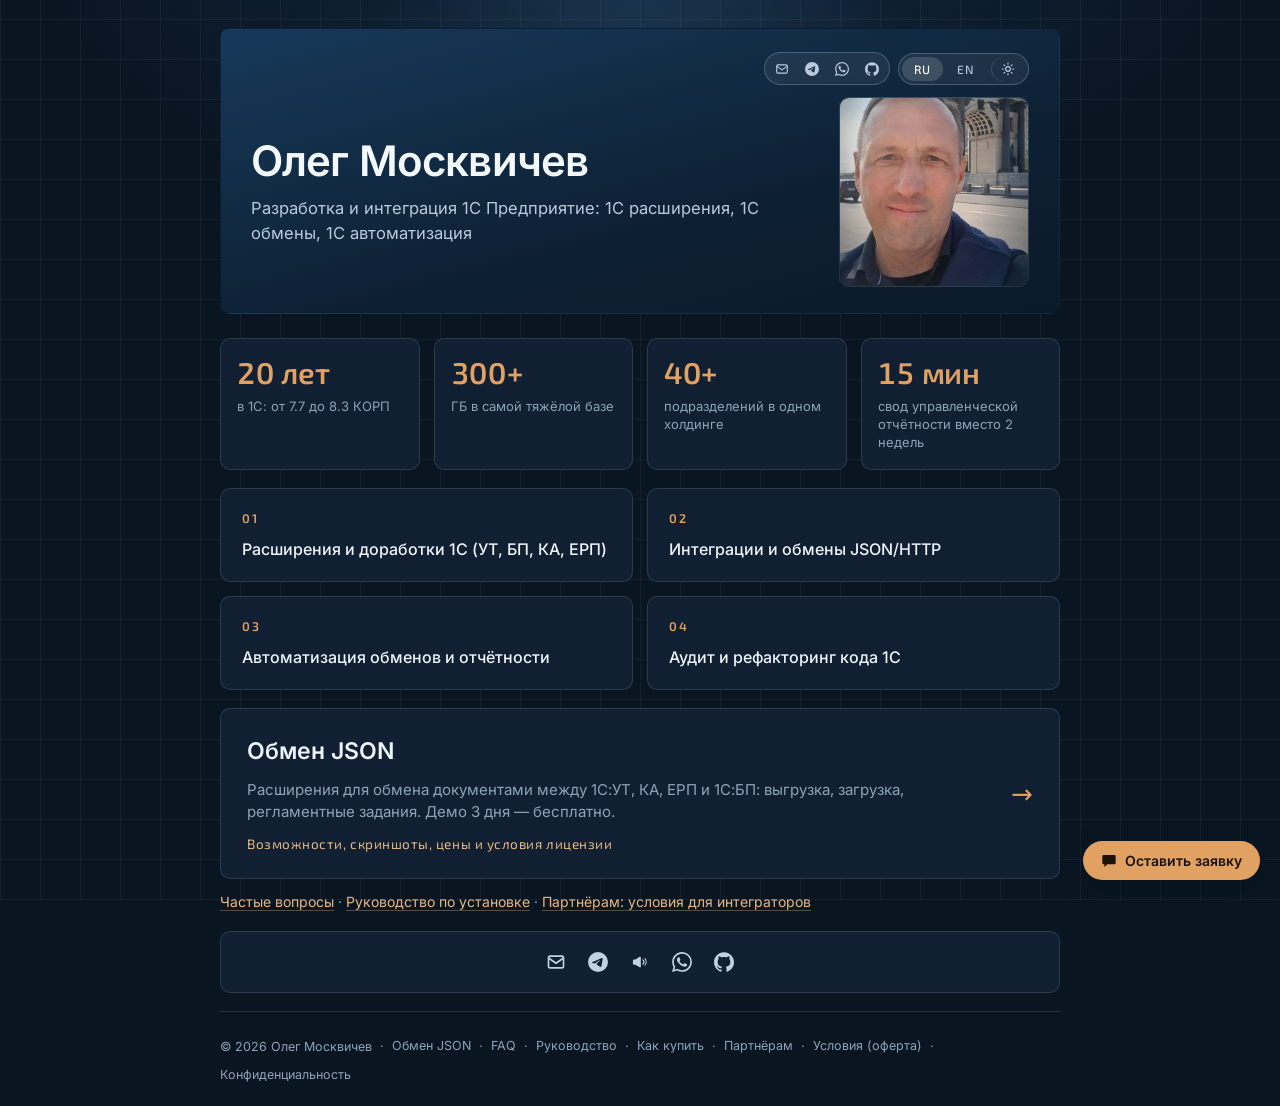
<file: index.html>
<!doctype html>
<html lang="ru" data-title-ru="Олег Москвичев — 1С Предприятие: расширения, обмены, автоматизация" data-title-en="Oleg Moskvichev — 1C development &amp; integration, JSON exchange">
<head>
  <meta charset="utf-8">
  <meta name="viewport" content="width=device-width, initial-scale=1">
  <title>Олег Москвичев — 1С Предприятие: расширения, обмены, автоматизация</title>
  <meta name="description" content="Разработка и интеграция 1С Предприятие: 1С расширения, 1С обмены, 1С автоматизация. Обмен документов УТ/КА/ЕРП → БП 3.0, интеграции JSON/HTTP, сервисы 1С.">
  <meta name="robots" content="index, follow, max-image-preview:large">
  <link rel="canonical" href="https://obmenjson.ru/">
  <meta name="color-scheme" content="dark light">
  <meta name="theme-color" content="#070b0f">
  <script>
    (function () {
      try {
        if (localStorage.getItem('site-theme') === 'light') {
          document.documentElement.setAttribute('data-theme', 'light');
          var meta = document.querySelector('meta[name="theme-color"]');
          if (meta) meta.setAttribute('content', '#f2f5f7');
        }
      } catch (e) { /* приватный режим */ }
    })();
  </script>
  <link rel="icon" href="favicon.svg" type="image/svg+xml">
<link rel="stylesheet" href="assets/style.css">
  <meta property="og:type" content="website">
  <meta property="og:title" content="Олег Москвичев — 1С Предприятие: расширения, обмены, автоматизация">
  <meta property="og:description" content="Разработка и интеграция 1С Предприятие: 1С расширения, 1С обмены, 1С автоматизация. Обмен документов УТ/КА/ЕРП → БП 3.0, интеграции JSON/HTTP, сервисы 1С.">
  <meta property="og:site_name" content="Обмен JSON">
  <meta property="og:locale" content="ru_RU">
  <meta property="og:url" content="https://obmenjson.ru/">
  <meta property="og:image" content="https://obmenjson.ru/assets/og/og-index.png">
  <meta property="og:image:width" content="1200">
  <meta property="og:image:height" content="630">
  <meta name="twitter:card" content="summary_large_image">
  <meta name="twitter:title" content="Олег Москвичев — 1С Предприятие: расширения, обмены, автоматизация">
  <meta name="twitter:description" content="Разработка и интеграция 1С Предприятие: 1С расширения, 1С обмены, 1С автоматизация. Обмен документов УТ/КА/ЕРП → БП 3.0, интеграции JSON/HTTP, сервисы 1С.">
  <meta name="twitter:image" content="https://obmenjson.ru/assets/og/og-index.png">

  <!-- Верификация в поисковиках: раскомментируйте и вставьте свои коды
       (Яндекс.Вебмастер → Настройки → Проверка прав; Google Search Console → HTML-тег) -->
  <meta name="yandex-verification" content="07e3d0944756f066" />
  <meta name="google-site-verification" content="bRMS2ywhm4UFQCWYrIwmw_Ucnyd5CFYVtO94gJqF_NE" />

  <script type="application/ld+json">
  {
    "@context": "https://schema.org",
    "@graph": [
      {
        "@type": "Person",
        "@id": "https://obmenjson.ru/#person",
        "name": "Олег Москвичев",
        "alternateName": "Oleg Moskvichev",
        "jobTitle": "Разработчик 1С",
        "email": "mailto:m_aster@inbox.ru",
        "telephone": "+7-968-575-66-88",
        "url": "https://obmenjson.ru/",
        "image": "https://obmenjson.ru/assets/og.png",
        "address": {
          "@type": "PostalAddress",
          "addressLocality": "Москва",
          "addressCountry": "RU"
        },
        "sameAs": [
          "https://github.com/MasterOLM",
          "https://t.me/Master_OL"
        ],
        "knowsAbout": [
          "1С Предприятие",
          "Расширения 1С",
          "Интеграция 1С",
          "JSON файл",
          "Сервисы 1С",
          "Автоматизация 1С"
        ]
      },
      {
        "@type": "ProfessionalService",
        "@id": "https://obmenjson.ru/#service",
        "name": "Обмен JSON — разработка и интеграция 1С",
        "url": "https://obmenjson.ru/",
        "image": "https://obmenjson.ru/assets/og.png",
        "description": "Разработка и интеграция 1С: расширения и доработки (УТ, БП, КА, ЕРП), обмены JSON/HTTP, сервисы 1С, автоматизация 1С.",
        "founder": { "@id": "https://obmenjson.ru/#person" },
        "email": "mailto:m_aster@inbox.ru",
        "areaServed": { "@type": "Country", "name": "Россия" },
        "priceRange": "от 7 500 ₽",
        "address": {
          "@type": "PostalAddress",
          "addressLocality": "Москва",
          "addressCountry": "RU"
        }
      },
      {
        "@type": "WebSite",
        "@id": "https://obmenjson.ru/#website",
        "url": "https://obmenjson.ru/",
        "name": "Обмен JSON",
        "inLanguage": "ru-RU",
        "publisher": { "@id": "https://obmenjson.ru/#person" }
      }
    ]
  }
  </script>
</head>
<body class="home">
  <div class="glow" aria-hidden="true"></div>

  <div class="wrap">
    <header class="hero card">
      <div class="hero-controls">
        <div class="contact-icons" aria-label="Контакты / Contacts">
          <a class="icon-btn" href="mailto:m_aster@inbox.ru" aria-label="E-mail" title="E-mail">
            <svg viewBox="0 0 24 24" aria-hidden="true" focusable="false" fill="none" stroke="currentColor" stroke-width="2" stroke-linecap="round" stroke-linejoin="round"><rect x="3" y="5" width="18" height="14" rx="2"/><path d="M3.5 7.5 12 13.5l8.5-6"/></svg>
          </a>
          <a class="icon-btn" href="https://t.me/Master_OL" target="_blank" rel="noopener" aria-label="Telegram" title="Telegram">
            <svg viewBox="0 0 24 24" aria-hidden="true" focusable="false" fill="currentColor"><path d="M11.944 0A12 12 0 0 0 0 12a12 12 0 0 0 12 12 12 12 0 0 0 12-12A12 12 0 0 0 12 0a12 12 0 0 0-.056 0zm4.962 7.224c.1-.002.321.023.465.14a.506.506 0 0 1 .171.325c.016.093.036.306.02.472-.18 1.898-.962 6.502-1.36 8.627-.168.9-.499 1.201-.82 1.23-.696.065-1.225-.46-1.9-.902-1.056-.693-1.653-1.124-2.678-1.8-1.185-.78-.417-1.21.258-1.91.177-.184 3.247-2.977 3.307-3.23.007-.032.014-.15-.056-.212s-.174-.041-.249-.024c-.106.024-1.793 1.14-5.061 3.345-.48.33-.913.49-1.302.48-.428-.008-1.252-.241-1.865-.44-.752-.245-1.349-.374-1.297-.789.027-.216.325-.437.893-.663 3.498-1.524 5.83-2.529 6.998-3.014 3.332-1.386 4.025-1.627 4.476-1.635z"/></svg>
          </a>
          <a class="icon-btn" href="https://wa.me/79685756688" target="_blank" rel="noopener" aria-label="WhatsApp" title="WhatsApp">
            <svg viewBox="0 0 24 24" aria-hidden="true" focusable="false" fill="currentColor"><path d="M17.472 14.382c-.297-.149-1.758-.867-2.03-.967-.273-.099-.471-.148-.67.15-.197.297-.767.966-.94 1.164-.173.199-.347.223-.644.075-.297-.15-1.255-.463-2.39-1.475-.883-.788-1.48-1.761-1.653-2.059-.173-.297-.018-.458.13-.606.134-.133.298-.347.446-.52.149-.174.198-.298.298-.497.099-.198.05-.371-.025-.52-.075-.149-.669-1.612-.916-2.207-.242-.579-.487-.5-.669-.51-.173-.008-.371-.01-.57-.01-.198 0-.52.074-.792.372-.272.297-1.04 1.016-1.04 2.479 0 1.462 1.065 2.875 1.213 3.074.149.198 2.096 3.2 5.077 4.487.709.306 1.262.489 1.694.625.712.227 1.36.195 1.871.118.571-.085 1.758-.719 2.006-1.413.248-.694.248-1.289.173-1.413-.074-.124-.272-.198-.57-.347m-5.421 7.403h-.004a9.87 9.87 0 01-5.031-1.378l-.361-.214-3.741.982.998-3.648-.235-.374a9.86 9.86 0 01-1.51-5.26c.001-5.45 4.436-9.884 9.888-9.884 2.64 0 5.122 1.03 6.988 2.898a9.825 9.825 0 012.893 6.994c-.003 5.45-4.437 9.884-9.885 9.884m8.413-18.297A11.815 11.815 0 0012.05 0C5.495 0 .16 5.335.157 11.892c0 2.096.547 4.142 1.588 5.945L.057 24l6.305-1.654a11.882 11.882 0 005.683 1.448h.005c6.554 0 11.89-5.335 11.893-11.893a11.821 11.821 0 00-3.48-8.413Z"/></svg>
          </a>
          <a class="icon-btn" href="https://github.com/MasterOLM" target="_blank" rel="noopener" aria-label="GitHub" title="GitHub">
            <svg viewBox="0 0 24 24" aria-hidden="true" focusable="false" fill="currentColor"><path d="M12 .297c-6.63 0-12 5.373-12 12 0 5.303 3.438 9.8 8.205 11.385.6.113.82-.258.82-.577 0-.285-.01-1.04-.015-2.04-3.338.724-4.042-1.61-4.042-1.61C4.422 18.07 3.633 17.7 3.633 17.7c-1.087-.744.084-.729.084-.729 1.205.084 1.838 1.236 1.838 1.236 1.07 1.835 2.809 1.305 3.495.998.108-.776.417-1.305.76-1.605-2.665-.3-5.466-1.332-5.466-5.93 0-1.31.465-2.38 1.235-3.22-.135-.303-.54-1.523.105-3.176 0 0 1.005-.322 3.3 1.23.96-.267 1.98-.399 3-.405 1.02.006 2.04.138 3 .405 2.28-1.552 3.285-1.23 3.285-1.23.645 1.653.24 2.873.12 3.176.765.84 1.23 1.91 1.23 3.22 0 4.61-2.805 5.625-5.475 5.92.42.36.81 1.096.81 2.22 0 1.606-.015 2.896-.015 3.286 0 .315.21.69.825.57C20.565 22.092 24 17.592 24 12.297c0-6.627-5.373-12-12-12"/></svg>
          </a>
        </div>
        <div class="lang-switch" role="group" aria-label="Язык и тема / Language and theme">
          <button type="button" data-set-lang="ru" lang="ru">RU</button>
          <button type="button" data-set-lang="en" lang="en">EN</button>
          <button type="button" class="theme-toggle" data-toggle-theme aria-label="Светлая тема"></button>
        </div>
      </div>

      <div class="hero-body">
        <div class="hero-text">
          <h1>
            <span class="i18n-ru" lang="ru">Олег Москвичев</span>
            <span class="i18n-en" lang="en">Oleg Moskvichev</span>
          </h1>

          <p class="role">
            <span class="i18n-ru" lang="ru">Разработка и интеграция 1С Предприятие: 1С расширения, 1С обмены, 1С автоматизация</span>
            <span class="i18n-en" lang="en">1C:Enterprise development &amp; integration: 1C extensions, 1C data exchange, 1C automation</span>
          </p>
        </div>

        <figure class="hero-photo">
          <img src="assets/photo/oleg.jpg" alt="Олег Москвичев" width="270" height="270" loading="eager" decoding="async">
        </figure>
      </div>
    </header>

    <main class="board">
      <section aria-label="Опыт в цифрах / Experience in numbers">
        <ul class="stats">
          <li>
            <span class="stat-value"><span class="i18n-ru" lang="ru">20 лет</span><span class="i18n-en" lang="en">20 years</span></span>
            <span class="stat-label"><span class="i18n-ru" lang="ru">в 1С: от 7.7 до 8.3 КОРП</span><span class="i18n-en" lang="en">in 1C, from 7.7 to 8.3 CORP</span></span>
          </li>
          <li>
            <span class="stat-value">300+</span>
            <span class="stat-label"><span class="i18n-ru" lang="ru">ГБ в самой тяжёлой базе</span><span class="i18n-en" lang="en">GB in the heaviest database</span></span>
          </li>
          <li>
            <span class="stat-value">40+</span>
            <span class="stat-label"><span class="i18n-ru" lang="ru">подразделений в одном холдинге</span><span class="i18n-en" lang="en">divisions in a single holding</span></span>
          </li>
          <li>
            <span class="stat-value"><span class="i18n-ru" lang="ru">15 мин</span><span class="i18n-en" lang="en">15 min</span></span>
            <span class="stat-label"><span class="i18n-ru" lang="ru">свод управленческой отчётности вместо 2 недель</span><span class="i18n-en" lang="en">for management reporting instead of two weeks</span></span>
          </li>
        </ul>
      </section>

      <section aria-labelledby="services-title">
        <h2 class="sr-only" id="services-title">
          <span class="i18n-ru" lang="ru">Чем могу помочь</span>
          <span class="i18n-en" lang="en">What I do</span>
        </h2>

        <ul class="grid">
          <li class="card point">
            <span class="num">01</span>
            <h3>
              <span class="i18n-ru" lang="ru">Расширения и доработки 1С (УТ, БП, КА, ЕРП)</span>
              <span class="i18n-en" lang="en">1C extensions &amp; customizations (UT, BP, KA, ERP)</span>
            </h3>
          </li>
          <li class="card point">
            <span class="num">02</span>
            <h3>
              <span class="i18n-ru" lang="ru">Интеграции и обмены JSON/HTTP</span>
              <span class="i18n-en" lang="en">Integrations and JSON/HTTP data exchange</span>
            </h3>
          </li>
          <li class="card point">
            <span class="num">03</span>
            <h3>
              <span class="i18n-ru" lang="ru">Автоматизация обменов и отчётности</span>
              <span class="i18n-en" lang="en">Exchange and reporting automation</span>
            </h3>
          </li>
          <li class="card point">
            <span class="num">04</span>
            <h3>
              <span class="i18n-ru" lang="ru">Аудит и рефакторинг кода 1С</span>
              <span class="i18n-en" lang="en">1C code audit and refactoring</span>
            </h3>
          </li>
        </ul>
      </section>

      <section aria-labelledby="product-title">
        <h2 class="sr-only" id="product-title">
          <span class="i18n-ru" lang="ru">Продукт</span>
          <span class="i18n-en" lang="en">Product</span>
        </h2>

        <a class="card product" href="product.html">
          <div>
            <h3>
              <span class="i18n-ru" lang="ru">Обмен JSON</span>
              <span class="i18n-en" lang="en">JSON Exchange</span>
            </h3>
            <p>
              <span class="i18n-ru" lang="ru">Расширения для обмена документами между 1С:УТ, КА, ЕРП и 1С:БП: выгрузка, загрузка, регламентные задания. Демо 3 дня — бесплатно.</span>
              <span class="i18n-en" lang="en">Extensions that exchange documents between 1C:UT, KA, ERP and 1C:BP: export, import, scheduled jobs. Free 3-day demo.</span>
            </p>
            <p class="more">
              <span class="i18n-ru" lang="ru">Возможности, скриншоты, цены и условия лицензии</span>
              <span class="i18n-en" lang="en">Features, screenshots, pricing and license terms</span>
            </p>
          </div>
          <span class="arrow" aria-hidden="true">→</span>
        </a>

        <p class="note">
          <a href="faq.html"><span class="i18n-ru" lang="ru">Частые вопросы</span><span class="i18n-en" lang="en">FAQ</span></a>
          <span aria-hidden="true"> · </span>
          <a href="install.html"><span class="i18n-ru" lang="ru">Руководство по установке</span><span class="i18n-en" lang="en">Installation guide</span></a>
          <span aria-hidden="true"> · </span>
          <a href="partner.html"><span class="i18n-ru" lang="ru">Партнёрам: условия для интеграторов</span><span class="i18n-en" lang="en">Partners: terms for integrators</span></a>
        </p>
      </section>

      <section aria-labelledby="contacts-title">
        <h2 class="sr-only" id="contacts-title">
          <span class="i18n-ru" lang="ru">Контакты</span>
          <span class="i18n-en" lang="en">Contacts</span>
        </h2>

        <div class="card contacts-bar" role="group" aria-label="Контакты / Contacts">
          <a class="icon-btn" href="mailto:m_aster@inbox.ru" aria-label="E-mail" title="E-mail">
            <svg viewBox="0 0 24 24" aria-hidden="true" focusable="false" fill="none" stroke="currentColor" stroke-width="2" stroke-linecap="round" stroke-linejoin="round"><rect x="3" y="5" width="18" height="14" rx="2"/><path d="M3.5 7.5 12 13.5l8.5-6"/></svg>
          </a>
          <a class="icon-btn" href="https://t.me/Master_OL" target="_blank" rel="noopener" aria-label="Telegram" title="Telegram">
            <svg viewBox="0 0 24 24" aria-hidden="true" focusable="false" fill="currentColor"><path d="M11.944 0A12 12 0 0 0 0 12a12 12 0 0 0 12 12 12 12 0 0 0 12-12A12 12 0 0 0 12 0a12 12 0 0 0-.056 0zm4.962 7.224c.1-.002.321.023.465.14a.506.506 0 0 1 .171.325c.016.093.036.306.02.472-.18 1.898-.962 6.502-1.36 8.627-.168.9-.499 1.201-.82 1.23-.696.065-1.225-.46-1.9-.902-1.056-.693-1.653-1.124-2.678-1.8-1.185-.78-.417-1.21.258-1.91.177-.184 3.247-2.977 3.307-3.23.007-.032.014-.15-.056-.212s-.174-.041-.249-.024c-.106.024-1.793 1.14-5.061 3.345-.48.33-.913.49-1.302.48-.428-.008-1.252-.241-1.865-.44-.752-.245-1.349-.374-1.297-.789.027-.216.325-.437.893-.663 3.498-1.524 5.83-2.529 6.998-3.014 3.332-1.386 4.025-1.627 4.476-1.635z"/></svg>
          </a>
          <a class="icon-btn" href="https://t.me/obmenjson" target="_blank" rel="noopener" aria-label="Телеграм-канал" title="Телеграм-канал">
            <svg viewBox="0 0 24 24" aria-hidden="true" focusable="false" fill="currentColor"><path d="M3.5 10.5A1.5 1.5 0 0 1 5 9h1.6l5-3.2A1 1 0 0 1 13 6.6v10.8a1 1 0 0 1-1.4 1.03l-5-3.2H5a1.5 1.5 0 0 1-1.5-1.5v-3.2zM15 8.3a4 4 0 0 1 0 7.4v-1.9a2.2 2.2 0 0 0 0-3.6V8.3zm2.6-1.6a7 7 0 0 1 0 10.6v-2.1a5 5 0 0 0 0-6.4V6.7z"/></svg>
          </a>
          <a class="icon-btn" href="https://wa.me/79685756688" target="_blank" rel="noopener" aria-label="WhatsApp" title="WhatsApp">
            <svg viewBox="0 0 24 24" aria-hidden="true" focusable="false" fill="currentColor"><path d="M17.472 14.382c-.297-.149-1.758-.867-2.03-.967-.273-.099-.471-.148-.67.15-.197.297-.767.966-.94 1.164-.173.199-.347.223-.644.075-.297-.15-1.255-.463-2.39-1.475-.883-.788-1.48-1.761-1.653-2.059-.173-.297-.018-.458.13-.606.134-.133.298-.347.446-.52.149-.174.198-.298.298-.497.099-.198.05-.371-.025-.52-.075-.149-.669-1.612-.916-2.207-.242-.579-.487-.5-.669-.51-.173-.008-.371-.01-.57-.01-.198 0-.52.074-.792.372-.272.297-1.04 1.016-1.04 2.479 0 1.462 1.065 2.875 1.213 3.074.149.198 2.096 3.2 5.077 4.487.709.306 1.262.489 1.694.625.712.227 1.36.195 1.871.118.571-.085 1.758-.719 2.006-1.413.248-.694.248-1.289.173-1.413-.074-.124-.272-.198-.57-.347m-5.421 7.403h-.004a9.87 9.87 0 01-5.031-1.378l-.361-.214-3.741.982.998-3.648-.235-.374a9.86 9.86 0 01-1.51-5.26c.001-5.45 4.436-9.884 9.888-9.884 2.64 0 5.122 1.03 6.988 2.898a9.825 9.825 0 012.893 6.994c-.003 5.45-4.437 9.884-9.885 9.884m8.413-18.297A11.815 11.815 0 0012.05 0C5.495 0 .16 5.335.157 11.892c0 2.096.547 4.142 1.588 5.945L.057 24l6.305-1.654a11.882 11.882 0 005.683 1.448h.005c6.554 0 11.89-5.335 11.893-11.893a11.821 11.821 0 00-3.48-8.413Z"/></svg>
          </a>
          <a class="icon-btn" href="https://github.com/MasterOLM" target="_blank" rel="noopener" aria-label="GitHub" title="GitHub">
            <svg viewBox="0 0 24 24" aria-hidden="true" focusable="false" fill="currentColor"><path d="M12 .297c-6.63 0-12 5.373-12 12 0 5.303 3.438 9.8 8.205 11.385.6.113.82-.258.82-.577 0-.285-.01-1.04-.015-2.04-3.338.724-4.042-1.61-4.042-1.61C4.422 18.07 3.633 17.7 3.633 17.7c-1.087-.744.084-.729.084-.729 1.205.084 1.838 1.236 1.838 1.236 1.07 1.835 2.809 1.305 3.495.998.108-.776.417-1.305.76-1.605-2.665-.3-5.466-1.332-5.466-5.93 0-1.31.465-2.38 1.235-3.22-.135-.303-.54-1.523.105-3.176 0 0 1.005-.322 3.3 1.23.96-.267 1.98-.399 3-.405 1.02.006 2.04.138 3 .405 2.28-1.552 3.285-1.23 3.285-1.23.645 1.653.24 2.873.12 3.176.765.84 1.23 1.91 1.23 3.22 0 4.61-2.805 5.625-5.475 5.92.42.36.81 1.096.81 2.22 0 1.606-.015 2.896-.015 3.286 0 .315.21.69.825.57C20.565 22.092 24 17.592 24 12.297c0-6.627-5.373-12-12-12"/></svg>
          </a>
        </div>
      </section>
    </main>

        <footer>
      <span>© <span id="year">2026</span>
        <span class="i18n-ru" lang="ru">Олег Москвичев</span>
        <span class="i18n-en" lang="en">Oleg Moskvichev</span>
      </span>
      <span class="dot" aria-hidden="true">·</span>
      <a class="foot-link" href="product.html"><span class="i18n-ru" lang="ru">Обмен JSON</span><span class="i18n-en" lang="en">JSON Exchange</span></a>
      <span class="dot" aria-hidden="true">·</span>
      <a class="foot-link" href="faq.html"><span class="i18n-ru" lang="ru">FAQ</span><span class="i18n-en" lang="en">FAQ</span></a>
      <span class="dot" aria-hidden="true">·</span>
      <a class="foot-link" href="install.html"><span class="i18n-ru" lang="ru">Руководство</span><span class="i18n-en" lang="en">Install guide</span></a>
      <span class="dot" aria-hidden="true">·</span>
      <a class="foot-link" href="purchase.html"><span class="i18n-ru" lang="ru">Как купить</span><span class="i18n-en" lang="en">How to buy</span></a>
      <span class="dot" aria-hidden="true">·</span>
      <a class="foot-link" href="partner.html"><span class="i18n-ru" lang="ru">Партнёрам</span><span class="i18n-en" lang="en">Partners</span></a>
      <span class="dot" aria-hidden="true">·</span>
      <a class="foot-link" href="terms.html"><span class="i18n-ru" lang="ru">Условия (оферта)</span><span class="i18n-en" lang="en">Terms</span></a>
      <span class="dot" aria-hidden="true">·</span>
      <a class="foot-link" href="privacy.html"><span class="i18n-ru" lang="ru">Конфиденциальность</span><span class="i18n-en" lang="en">Privacy</span></a>
    </footer>
  </div>

  <script src="assets/main.js" defer></script>
  <script src="assets/analytics.js" defer></script>
</body>
</html>
</file>
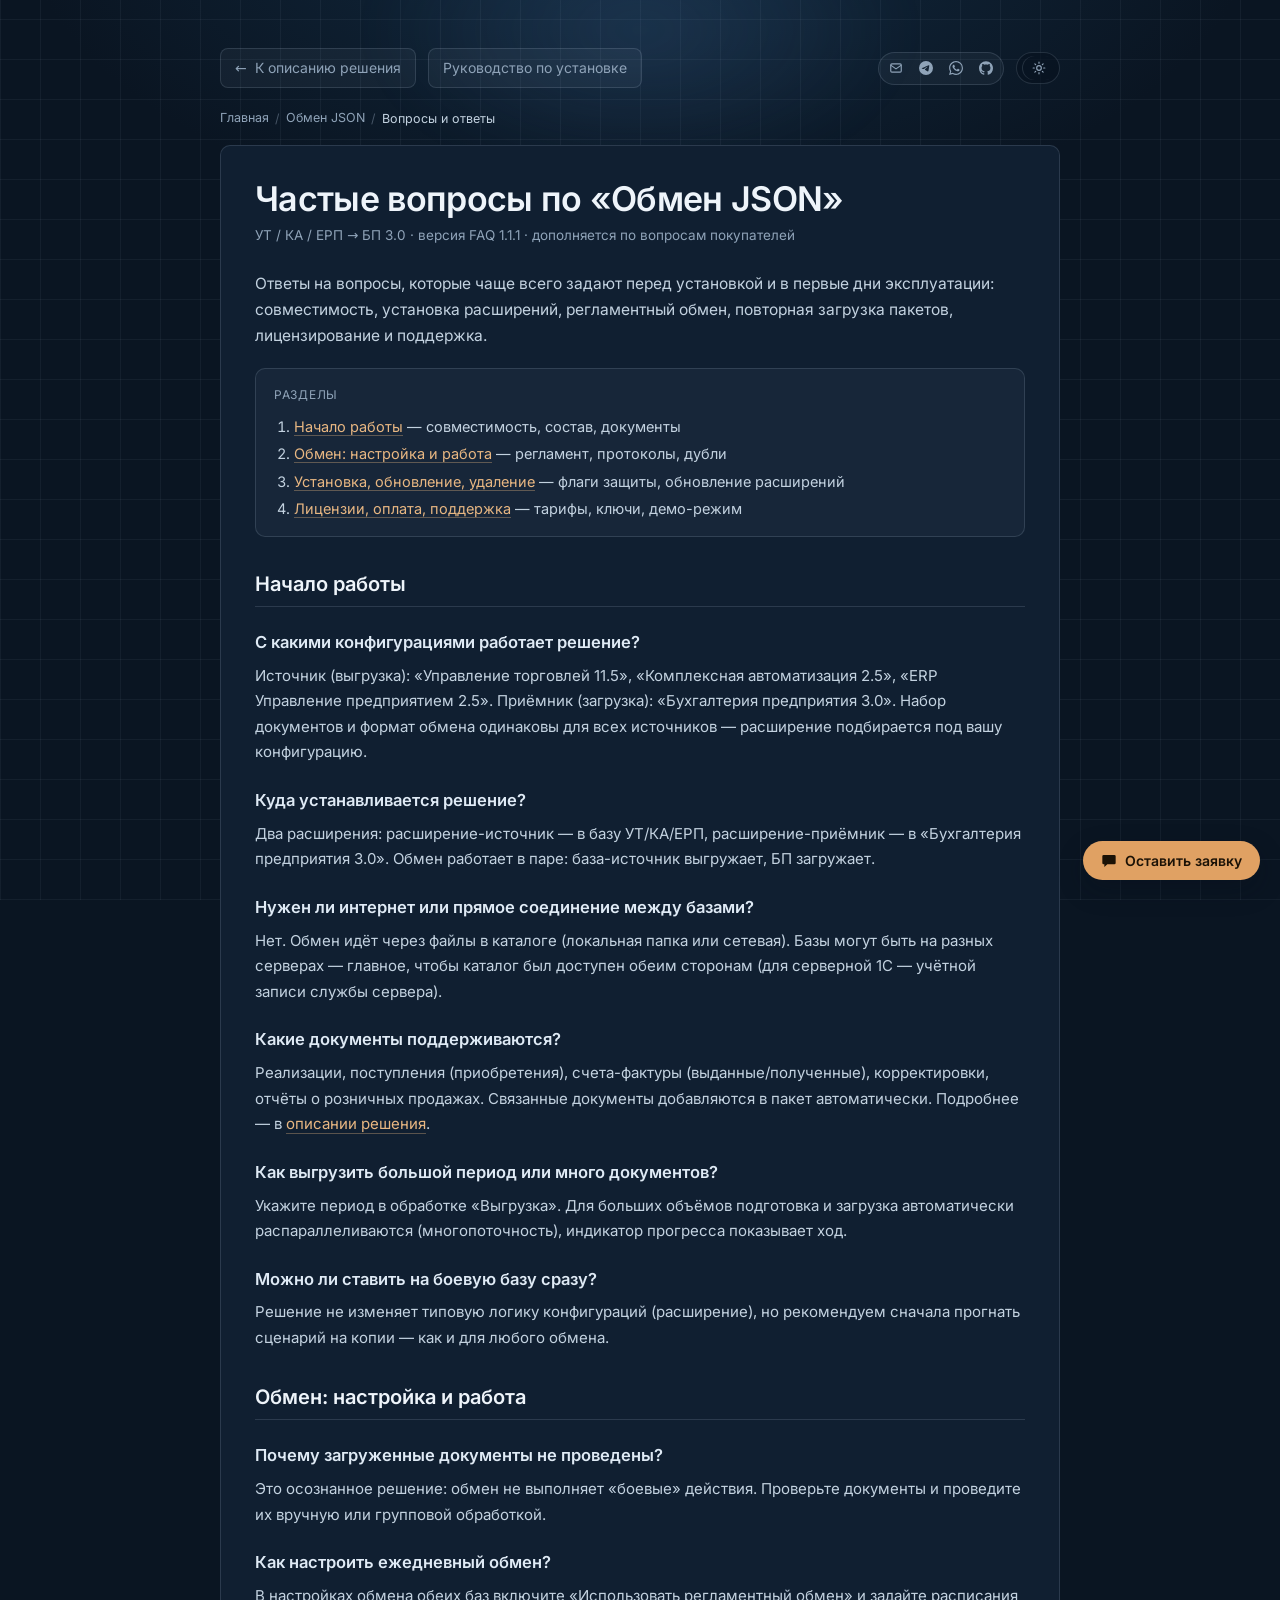
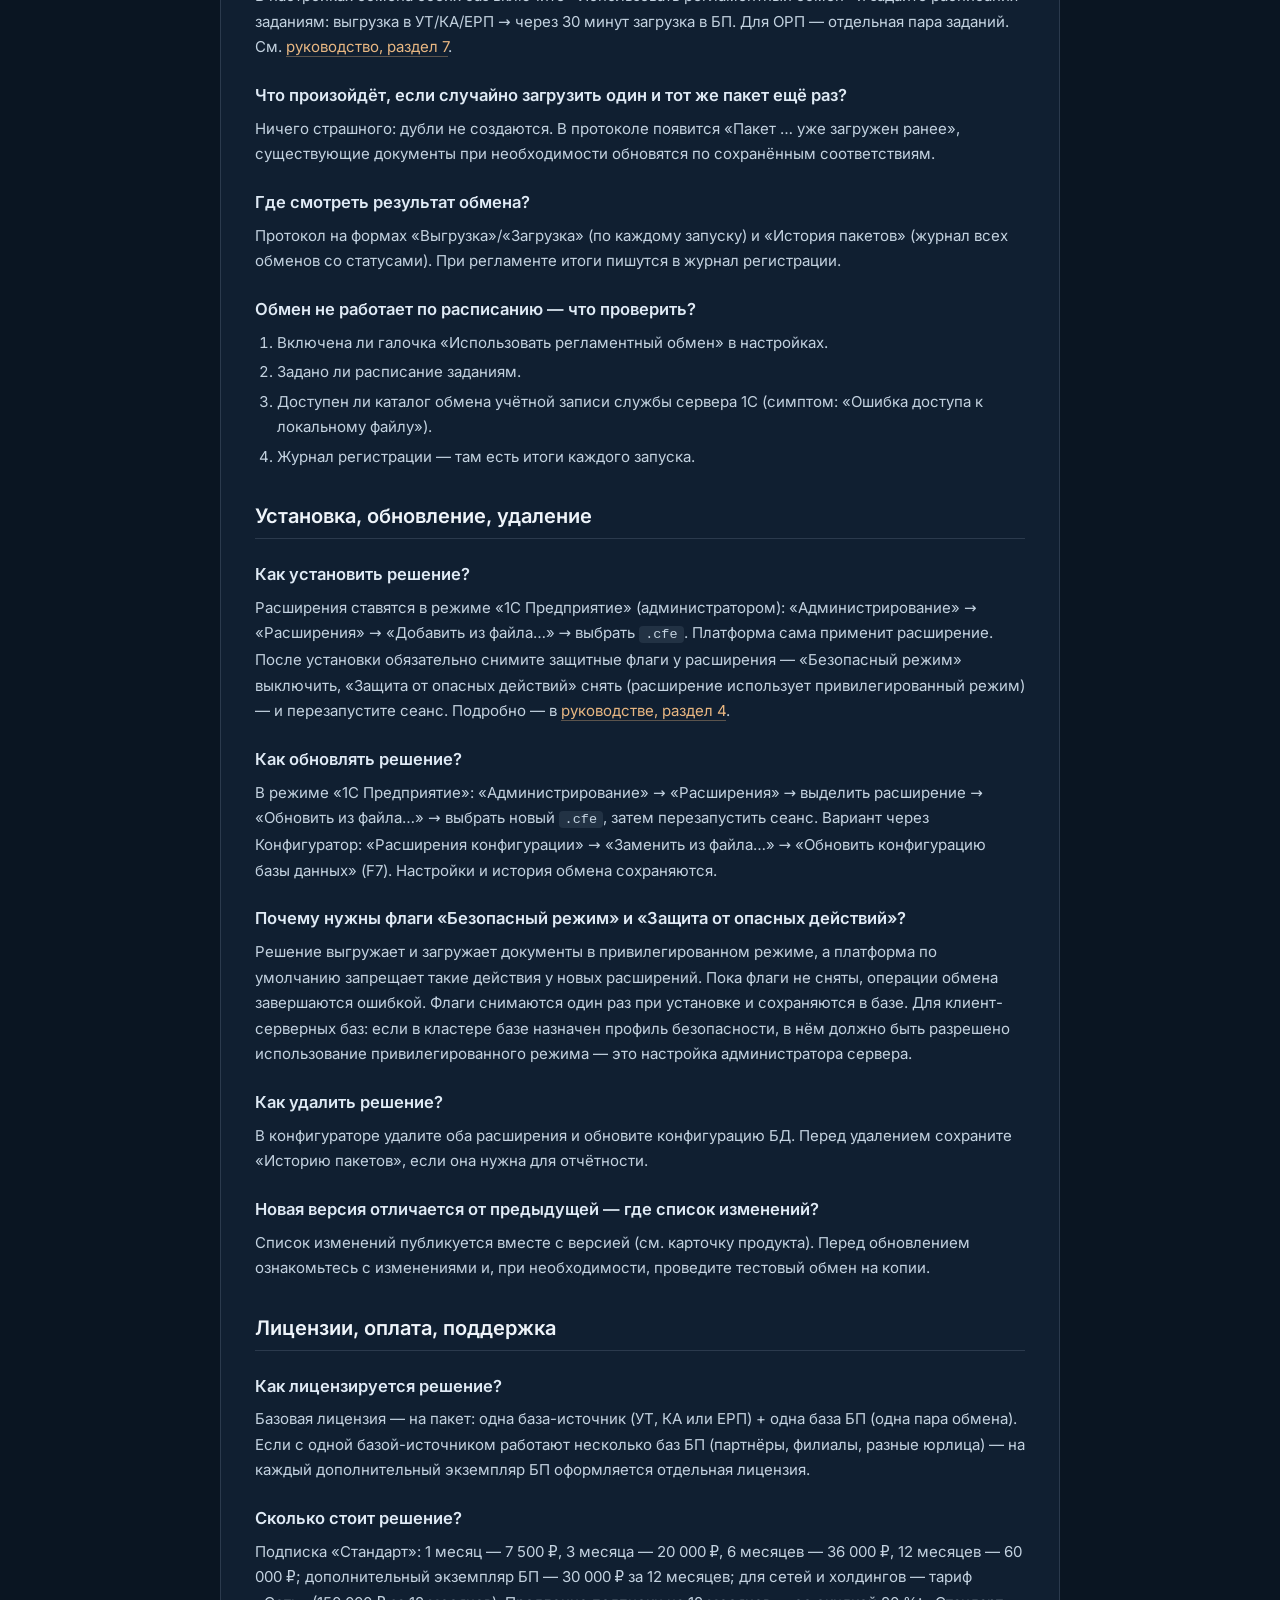
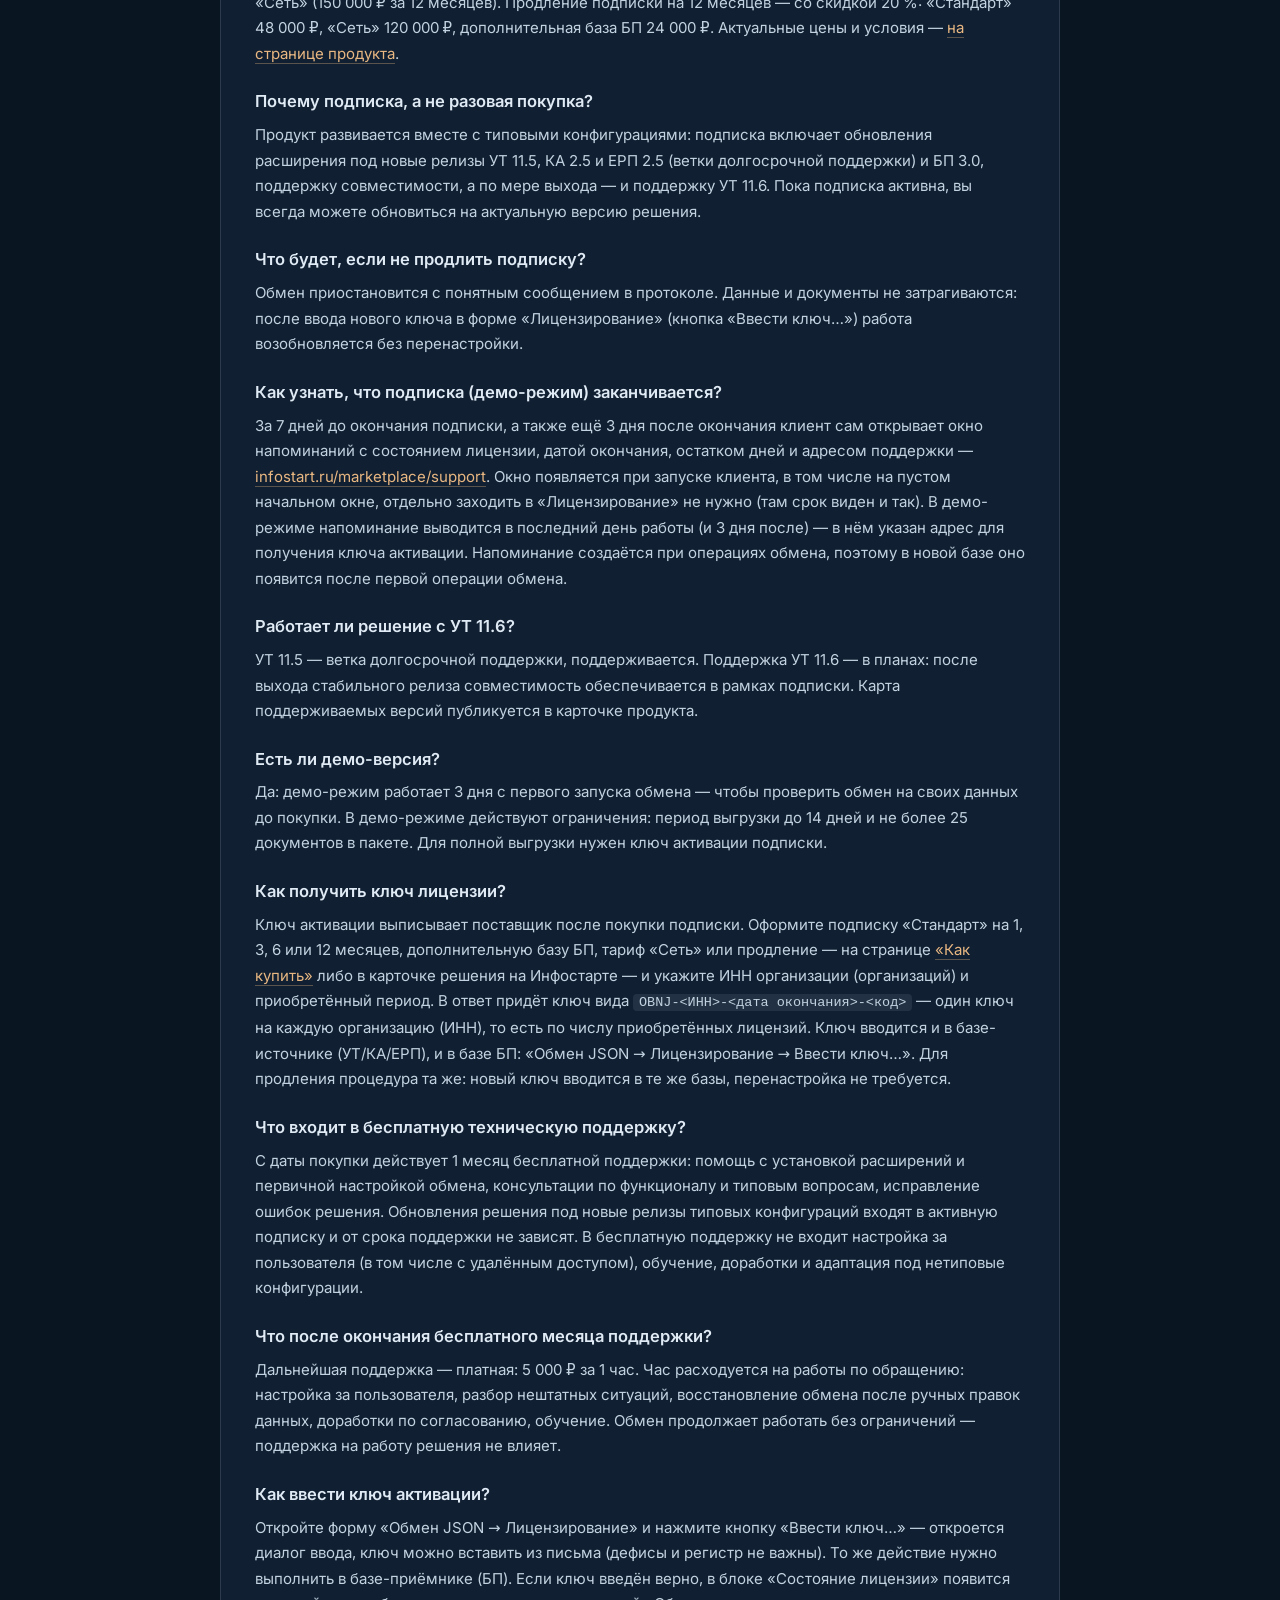
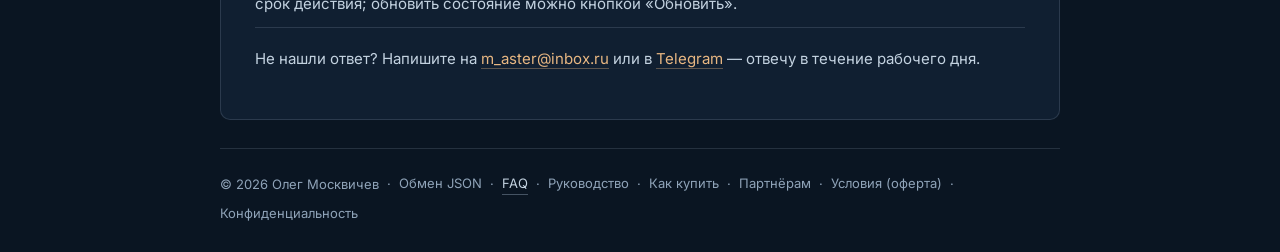
<file: faq.html>
<!doctype html>
<html lang="ru" data-static-title data-title-ru="FAQ «Обмен JSON»: 1С обмены УТ/КА/ЕРП → БП — 27 вопросов">
<head>
  <meta charset="utf-8">
  <meta name="viewport" content="width=device-width, initial-scale=1">
  <title>FAQ «Обмен JSON»: 1С обмены УТ/КА/ЕРП → БП — 27 вопросов</title>
  <meta name="description" content="Ответы на частые вопросы о 1С обмене «Обмен JSON»: установка, безопасный режим, регламент, дубли, лицензии, демо и поддержка.">
  <meta name="robots" content="index, follow, max-image-preview:large">
  <link rel="canonical" href="https://obmenjson.ru/faq.html">
  <meta name="color-scheme" content="dark light">
  <meta name="theme-color" content="#070b0f">
  <script>
    (function () {
      try {
        if (localStorage.getItem('site-theme') === 'light') {
          document.documentElement.setAttribute('data-theme', 'light');
          var meta = document.querySelector('meta[name="theme-color"]');
          if (meta) meta.setAttribute('content', '#f2f5f7');
        }
      } catch (e) { /* приватный режим */ }
    })();
  </script>
  <link rel="icon" href="favicon.svg" type="image/svg+xml">
<link rel="stylesheet" href="assets/style.css">
  <link rel="stylesheet" href="assets/legal.css">
  <link rel="stylesheet" href="assets/doc.css">
  <meta property="og:type" content="article">
  <meta property="og:title" content="FAQ «Обмен JSON»: 1С обмены УТ/КА/ЕРП → БП — 27 вопросов">
  <meta property="og:description" content="Ответы на частые вопросы о 1С обмене «Обмен JSON»: установка, безопасный режим, регламент, дубли, лицензии, демо и поддержка.">
  <meta property="og:site_name" content="Обмен JSON">
  <meta property="og:locale" content="ru_RU">
  <meta property="og:url" content="https://obmenjson.ru/faq.html">
  <meta property="og:image" content="https://obmenjson.ru/assets/og/og-faq.png">
  <meta property="og:image:width" content="1200">
  <meta property="og:image:height" content="630">
  <meta name="twitter:card" content="summary_large_image">
  <meta name="twitter:title" content="FAQ «Обмен JSON»: 1С обмены УТ/КА/ЕРП → БП — 27 вопросов">
  <meta name="twitter:description" content="Ответы на частые вопросы о 1С обмене «Обмен JSON»: установка, безопасный режим, регламент, дубли, лицензии, демо и поддержка.">
  <meta name="twitter:image" content="https://obmenjson.ru/assets/og/og-faq.png">
  <script type="application/ld+json">
{
  "@context": "https://schema.org",
  "@type": "FAQPage",
  "@id": "https://obmenjson.ru/faq.html#faq",
  "mainEntity": [
    {
      "@type": "Question",
      "name": "С какими конфигурациями работает решение?",
      "acceptedAnswer": {
        "@type": "Answer",
        "text": "Источник (выгрузка): «Управление торговлей 11.5», «Комплексная автоматизация 2.5», «ERP Управление предприятием 2.5». Приёмник (загрузка): «Бухгалтерия предприятия 3.0». Набор документов и формат обмена одинаковы для всех источников — расширение подбирается под вашу конфигурацию."
      }
    },
    {
      "@type": "Question",
      "name": "Куда устанавливается решение?",
      "acceptedAnswer": {
        "@type": "Answer",
        "text": "Два расширения: расширение-источник — в базу УТ/КА/ЕРП, расширение-приёмник — в «Бухгалтерия предприятия 3.0». Обмен работает в паре: база-источник выгружает, БП загружает."
      }
    },
    {
      "@type": "Question",
      "name": "Нужен ли интернет или прямое соединение между базами?",
      "acceptedAnswer": {
        "@type": "Answer",
        "text": "Нет. Обмен идёт через файлы в каталоге (локальная папка или сетевая). Базы могут быть на разных серверах — главное, чтобы каталог был доступен обеим сторонам (для серверной 1С — учётной записи службы сервера)."
      }
    },
    {
      "@type": "Question",
      "name": "Какие документы поддерживаются?",
      "acceptedAnswer": {
        "@type": "Answer",
        "text": "Реализации, поступления (приобретения), счета-фактуры (выданные/полученные), корректировки, отчёты о розничных продажах. Связанные документы добавляются в пакет автоматически. Подробнее — в описании решения ."
      }
    },
    {
      "@type": "Question",
      "name": "Как выгрузить большой период или много документов?",
      "acceptedAnswer": {
        "@type": "Answer",
        "text": "Укажите период в обработке «Выгрузка». Для больших объёмов подготовка и загрузка автоматически распараллеливаются (многопоточность), индикатор прогресса показывает ход."
      }
    },
    {
      "@type": "Question",
      "name": "Можно ли ставить на боевую базу сразу?",
      "acceptedAnswer": {
        "@type": "Answer",
        "text": "Решение не изменяет типовую логику конфигураций (расширение), но рекомендуем сначала прогнать сценарий на копии — как и для любого обмена."
      }
    },
    {
      "@type": "Question",
      "name": "Почему загруженные документы не проведены?",
      "acceptedAnswer": {
        "@type": "Answer",
        "text": "Это осознанное решение: обмен не выполняет «боевые» действия. Проверьте документы и проведите их вручную или групповой обработкой."
      }
    },
    {
      "@type": "Question",
      "name": "Как настроить ежедневный обмен?",
      "acceptedAnswer": {
        "@type": "Answer",
        "text": "В настройках обмена обеих баз включите «Использовать регламентный обмен» и задайте расписания заданиям: выгрузка в УТ/КА/ЕРП → через 30 минут загрузка в БП. Для ОРП — отдельная пара заданий. См. руководство, раздел 7 ."
      }
    },
    {
      "@type": "Question",
      "name": "Что произойдёт, если случайно загрузить один и тот же пакет ещё раз?",
      "acceptedAnswer": {
        "@type": "Answer",
        "text": "Ничего страшного: дубли не создаются. В протоколе появится «Пакет … уже загружен ранее», существующие документы при необходимости обновятся по сохранённым соответствиям."
      }
    },
    {
      "@type": "Question",
      "name": "Где смотреть результат обмена?",
      "acceptedAnswer": {
        "@type": "Answer",
        "text": "Протокол на формах «Выгрузка»/«Загрузка» (по каждому запуску) и «История пакетов» (журнал всех обменов со статусами). При регламенте итоги пишутся в журнал регистрации."
      }
    },
    {
      "@type": "Question",
      "name": "Обмен не работает по расписанию — что проверить?",
      "acceptedAnswer": {
        "@type": "Answer",
        "text": "• Включена ли галочка «Использовать регламентный обмен» в настройках. • Задано ли расписание заданиям. • Доступен ли каталог обмена учётной записи службы сервера 1С (симптом: «Ошибка доступа к локальному файлу»). • Журнал регистрации — там есть итоги каждого запуска."
      }
    },
    {
      "@type": "Question",
      "name": "Как установить решение?",
      "acceptedAnswer": {
        "@type": "Answer",
        "text": "Расширения ставятся в режиме «1С Предприятие» (администратором): «Администрирование» → «Расширения» → «Добавить из файла…» → выбрать .cfe . Платформа сама применит расширение. После установки обязательно снимите защитные флаги у расширения — «Безопасный режим» выключить, «Защита от опасных действий» снять (расширение использует привилегированный режим) — и перезапустите сеанс. Подробно — в руководстве, раздел 4 ."
      }
    },
    {
      "@type": "Question",
      "name": "Как обновлять решение?",
      "acceptedAnswer": {
        "@type": "Answer",
        "text": "В режиме «1С Предприятие»: «Администрирование» → «Расширения» → выделить расширение → «Обновить из файла…» → выбрать новый .cfe , затем перезапустить сеанс. Вариант через Конфигуратор: «Расширения конфигурации» → «Заменить из файла…» → «Обновить конфигурацию базы данных» (F7). Настройки и история обмена сохраняются."
      }
    },
    {
      "@type": "Question",
      "name": "Почему нужны флаги «Безопасный режим» и «Защита от опасных действий»?",
      "acceptedAnswer": {
        "@type": "Answer",
        "text": "Решение выгружает и загружает документы в привилегированном режиме, а платформа по умолчанию запрещает такие действия у новых расширений. Пока флаги не сняты, операции обмена завершаются ошибкой. Флаги снимаются один раз при установке и сохраняются в базе. Для клиент-серверных баз: если в кластере базе назначен профиль безопасности, в нём должно быть разрешено использование привилегированного режима — это настройка администратора сервера."
      }
    },
    {
      "@type": "Question",
      "name": "Как удалить решение?",
      "acceptedAnswer": {
        "@type": "Answer",
        "text": "В конфигураторе удалите оба расширения и обновите конфигурацию БД. Перед удалением сохраните «Историю пакетов», если она нужна для отчётности."
      }
    },
    {
      "@type": "Question",
      "name": "Новая версия отличается от предыдущей — где список изменений?",
      "acceptedAnswer": {
        "@type": "Answer",
        "text": "Список изменений публикуется вместе с версией (см. карточку продукта). Перед обновлением ознакомьтесь с изменениями и, при необходимости, проведите тестовый обмен на копии."
      }
    },
    {
      "@type": "Question",
      "name": "Как лицензируется решение?",
      "acceptedAnswer": {
        "@type": "Answer",
        "text": "Базовая лицензия — на пакет: одна база-источник (УТ, КА или ЕРП) + одна база БП (одна пара обмена). Если с одной базой-источником работают несколько баз БП (партнёры, филиалы, разные юрлица) — на каждый дополнительный экземпляр БП оформляется отдельная лицензия."
      }
    },
    {
      "@type": "Question",
      "name": "Сколько стоит решение?",
      "acceptedAnswer": {
        "@type": "Answer",
        "text": "Подписка «Стандарт»: 1 месяц — 7 500 ₽, 3 месяца — 20 000 ₽, 6 месяцев — 36 000 ₽, 12 месяцев — 60 000 ₽; дополнительный экземпляр БП — 30 000 ₽ за 12 месяцев; для сетей и холдингов — тариф «Сеть» (150 000 ₽ за 12 месяцев). Продление подписки на 12 месяцев — со скидкой 20 %: «Стандарт» 48 000 ₽, «Сеть» 120 000 ₽, дополнительная база БП 24 000 ₽. Актуальные цены и условия — на странице продукта ."
      }
    },
    {
      "@type": "Question",
      "name": "Почему подписка, а не разовая покупка?",
      "acceptedAnswer": {
        "@type": "Answer",
        "text": "Продукт развивается вместе с типовыми конфигурациями: подписка включает обновления расширения под новые релизы УТ 11.5, КА 2.5 и ЕРП 2.5 (ветки долгосрочной поддержки) и БП 3.0, поддержку совместимости, а по мере выхода — и поддержку УТ 11.6. Пока подписка активна, вы всегда можете обновиться на актуальную версию решения."
      }
    },
    {
      "@type": "Question",
      "name": "Что будет, если не продлить подписку?",
      "acceptedAnswer": {
        "@type": "Answer",
        "text": "Обмен приостановится с понятным сообщением в протоколе. Данные и документы не затрагиваются: после ввода нового ключа в форме «Лицензирование» (кнопка «Ввести ключ…») работа возобновляется без перенастройки."
      }
    },
    {
      "@type": "Question",
      "name": "Как узнать, что подписка (демо-режим) заканчивается?",
      "acceptedAnswer": {
        "@type": "Answer",
        "text": "За 7 дней до окончания подписки, а также ещё 3 дня после окончания клиент сам открывает окно напоминаний с состоянием лицензии, датой окончания, остатком дней и адресом поддержки — infostart.ru/marketplace/support . Окно появляется при запуске клиента, в том числе на пустом начальном окне, отдельно заходить в «Лицензирование» не нужно (там срок виден и так). В демо-режиме напоминание выводится в последний день работы (и 3 дня после) — в нём указан адрес для получения ключа активации. Напоминание создаётся при операциях обмена, поэтому в новой базе оно появится после первой операции обмена."
      }
    },
    {
      "@type": "Question",
      "name": "Работает ли решение с УТ 11.6?",
      "acceptedAnswer": {
        "@type": "Answer",
        "text": "УТ 11.5 — ветка долгосрочной поддержки, поддерживается. Поддержка УТ 11.6 — в планах: после выхода стабильного релиза совместимость обеспечивается в рамках подписки. Карта поддерживаемых версий публикуется в карточке продукта."
      }
    },
    {
      "@type": "Question",
      "name": "Есть ли демо-версия?",
      "acceptedAnswer": {
        "@type": "Answer",
        "text": "Да: демо-режим работает 3 дня с первого запуска обмена — чтобы проверить обмен на своих данных до покупки. В демо-режиме действуют ограничения: период выгрузки до 14 дней и не более 25 документов в пакете. Для полной выгрузки нужен ключ активации подписки."
      }
    },
    {
      "@type": "Question",
      "name": "Как получить ключ лицензии?",
      "acceptedAnswer": {
        "@type": "Answer",
        "text": "Ключ активации выписывает поставщик после покупки подписки. Оформите подписку «Стандарт» на 1, 3, 6 или 12 месяцев, дополнительную базу БП, тариф «Сеть» или продление — на странице «Как купить» либо в карточке решения на Инфостарте — и укажите ИНН организации (организаций) и приобретённый период. В ответ придёт ключ вида OBNJ-\u003cИНН\u003e-\u003cдата окончания\u003e-\u003cкод\u003e — один ключ на каждую организацию (ИНН), то есть по числу приобретённых лицензий. Ключ вводится и в базе-источнике (УТ/КА/ЕРП), и в базе БП: «Обмен JSON → Лицензирование → Ввести ключ…». Для продления процедура та же: новый ключ вводится в те же базы, перенастройка не требуется."
      }
    },
    {
      "@type": "Question",
      "name": "Что входит в бесплатную техническую поддержку?",
      "acceptedAnswer": {
        "@type": "Answer",
        "text": "С даты покупки действует 1 месяц бесплатной поддержки: помощь с установкой расширений и первичной настройкой обмена, консультации по функционалу и типовым вопросам, исправление ошибок решения. Обновления решения под новые релизы типовых конфигураций входят в активную подписку и от срока поддержки не зависят. В бесплатную поддержку не входит настройка за пользователя (в том числе с удалённым доступом), обучение, доработки и адаптация под нетиповые конфигурации."
      }
    },
    {
      "@type": "Question",
      "name": "Что после окончания бесплатного месяца поддержки?",
      "acceptedAnswer": {
        "@type": "Answer",
        "text": "Дальнейшая поддержка — платная: 5 000 ₽ за 1 час. Час расходуется на работы по обращению: настройка за пользователя, разбор нештатных ситуаций, восстановление обмена после ручных правок данных, доработки по согласованию, обучение. Обмен продолжает работать без ограничений — поддержка на работу решения не влияет."
      }
    },
    {
      "@type": "Question",
      "name": "Как ввести ключ активации?",
      "acceptedAnswer": {
        "@type": "Answer",
        "text": "Откройте форму «Обмен JSON → Лицензирование» и нажмите кнопку «Ввести ключ…» — откроется диалог ввода, ключ можно вставить из письма (дефисы и регистр не важны). То же действие нужно выполнить в базе-приёмнике (БП). Если ключ введён верно, в блоке «Состояние лицензии» появится срок действия; обновить состояние можно кнопкой «Обновить». Не нашли ответ? Напишите на m_aster@inbox.ru или в Telegram — отвечу в течение рабочего дня."
      }
    }
  ]
}
  </script>
  <script type="application/ld+json">
  {
    "@context": "https://schema.org",
    "@type": "BreadcrumbList",
    "@id": "https://obmenjson.ru/faq.html#breadcrumbs",
    "itemListElement": [
      { "@type": "ListItem", "position": 1, "name": "Главная", "item": "https://obmenjson.ru/" },
      { "@type": "ListItem", "position": 2, "name": "Обмен JSON", "item": "https://obmenjson.ru/product.html" },
      { "@type": "ListItem", "position": 3, "name": "Вопросы и ответы", "item": "https://obmenjson.ru/faq.html" }
    ]
  }
  </script></head>
<body class="doc-page">
  <div class="glow" aria-hidden="true"></div>

  <div class="wrap">
    <div class="topbar">
      <a class="back" href="product.html">
        <span aria-hidden="true">←</span>
        <span>К описанию решения</span>
      </a>
      <a class="back" href="install.html">Руководство по установке</a>
      <div class="contact-icons" aria-label="Контакты / Contacts">
        <a class="icon-btn" href="mailto:m_aster@inbox.ru" aria-label="E-mail" title="E-mail">
          <svg viewBox="0 0 24 24" aria-hidden="true" focusable="false" fill="none" stroke="currentColor" stroke-width="2" stroke-linecap="round" stroke-linejoin="round"><rect x="3" y="5" width="18" height="14" rx="2"/><path d="M3.5 7.5 12 13.5l8.5-6"/></svg>
        </a>
        <a class="icon-btn" href="https://t.me/Master_OL" target="_blank" rel="noopener" aria-label="Telegram" title="Telegram">
          <svg viewBox="0 0 24 24" aria-hidden="true" focusable="false" fill="currentColor"><path d="M11.944 0A12 12 0 0 0 0 12a12 12 0 0 0 12 12 12 12 0 0 0 12-12A12 12 0 0 0 12 0a12 12 0 0 0-.056 0zm4.962 7.224c.1-.002.321.023.465.14a.506.506 0 0 1 .171.325c.016.093.036.306.02.472-.18 1.898-.962 6.502-1.36 8.627-.168.9-.499 1.201-.82 1.23-.696.065-1.225-.46-1.9-.902-1.056-.693-1.653-1.124-2.678-1.8-1.185-.78-.417-1.21.258-1.91.177-.184 3.247-2.977 3.307-3.23.007-.032.014-.15-.056-.212s-.174-.041-.249-.024c-.106.024-1.793 1.14-5.061 3.345-.48.33-.913.49-1.302.48-.428-.008-1.252-.241-1.865-.44-.752-.245-1.349-.374-1.297-.789.027-.216.325-.437.893-.663 3.498-1.524 5.83-2.529 6.998-3.014 3.332-1.386 4.025-1.627 4.476-1.635z"/></svg>
        </a>
        <a class="icon-btn" href="https://wa.me/79685756688" target="_blank" rel="noopener" aria-label="WhatsApp" title="WhatsApp">
          <svg viewBox="0 0 24 24" aria-hidden="true" focusable="false" fill="currentColor"><path d="M17.472 14.382c-.297-.149-1.758-.867-2.03-.967-.273-.099-.471-.148-.67.15-.197.297-.767.966-.94 1.164-.173.199-.347.223-.644.075-.297-.15-1.255-.463-2.39-1.475-.883-.788-1.48-1.761-1.653-2.059-.173-.297-.018-.458.13-.606.134-.133.298-.347.446-.52.149-.174.198-.298.298-.497.099-.198.05-.371-.025-.52-.075-.149-.669-1.612-.916-2.207-.242-.579-.487-.5-.669-.51-.173-.008-.371-.01-.57-.01-.198 0-.52.074-.792.372-.272.297-1.04 1.016-1.04 2.479 0 1.462 1.065 2.875 1.213 3.074.149.198 2.096 3.2 5.077 4.487.709.306 1.262.489 1.694.625.712.227 1.36.195 1.871.118.571-.085 1.758-.719 2.006-1.413.248-.694.248-1.289.173-1.413-.074-.124-.272-.198-.57-.347m-5.421 7.403h-.004a9.87 9.87 0 01-5.031-1.378l-.361-.214-3.741.982.998-3.648-.235-.374a9.86 9.86 0 01-1.51-5.26c.001-5.45 4.436-9.884 9.888-9.884 2.64 0 5.122 1.03 6.988 2.898a9.825 9.825 0 012.893 6.994c-.003 5.45-4.437 9.884-9.885 9.884m8.413-18.297A11.815 11.815 0 0012.05 0C5.495 0 .16 5.335.157 11.892c0 2.096.547 4.142 1.588 5.945L.057 24l6.305-1.654a11.882 11.882 0 005.683 1.448h.005c6.554 0 11.89-5.335 11.893-11.893a11.821 11.821 0 00-3.48-8.413Z"/></svg>
        </a>
        <a class="icon-btn" href="https://github.com/MasterOLM" target="_blank" rel="noopener" aria-label="GitHub" title="GitHub">
          <svg viewBox="0 0 24 24" aria-hidden="true" focusable="false" fill="currentColor"><path d="M12 .297c-6.63 0-12 5.373-12 12 0 5.303 3.438 9.8 8.205 11.385.6.113.82-.258.82-.577 0-.285-.01-1.04-.015-2.04-3.338.724-4.042-1.61-4.042-1.61C4.422 18.07 3.633 17.7 3.633 17.7c-1.087-.744.084-.729.084-.729 1.205.084 1.838 1.236 1.838 1.236 1.07 1.835 2.809 1.305 3.495.998.108-.776.417-1.305.76-1.605-2.665-.3-5.466-1.332-5.466-5.93 0-1.31.465-2.38 1.235-3.22-.135-.303-.54-1.523.105-3.176 0 0 1.005-.322 3.3 1.23.96-.267 1.98-.399 3-.405 1.02.006 2.04.138 3 .405 2.28-1.552 3.285-1.23 3.285-1.23.645 1.653.24 2.873.12 3.176.765.84 1.23 1.91 1.23 3.22 0 4.61-2.805 5.625-5.475 5.92.42.36.81 1.096.81 2.22 0 1.606-.015 2.896-.015 3.286 0 .315.21.69.825.57C20.565 22.092 24 17.592 24 12.297c0-6.627-5.373-12-12-12"/></svg>
        </a>
      </div>
      <div class="lang-switch inline" role="group" aria-label="Тема / Theme">
        <button type="button" class="theme-toggle" data-toggle-theme aria-label="Светлая тема"></button>
      </div>
    </div>

    <nav class="crumbs" aria-label="Хлебные крошки / Breadcrumbs">
      <ol>
        <li><a href="index.html"><span class="i18n-ru" lang="ru">Главная</span><span class="i18n-en" lang="en">Home</span></a></li>
        <li><a href="product.html"><span class="i18n-ru" lang="ru">Обмен JSON</span><span class="i18n-en" lang="en">JSON Exchange</span></a></li>
        <li><span aria-current="page"><span class="i18n-ru" lang="ru">Вопросы и ответы</span><span class="i18n-en" lang="en">Questions and answers</span></span></li>
      </ol>
    </nav>

    <main>
      <article class="hero card page doc">
      <h1>Частые вопросы по «Обмен JSON»</h1>
      <p class="meta">УТ / КА / ЕРП → БП 3.0 · версия FAQ 1.1.1 · дополняется по вопросам покупателей</p>

      <p class="lead">
        Ответы на вопросы, которые чаще всего задают перед установкой и в первые дни эксплуатации:
        совместимость, установка расширений, регламентный обмен, повторная загрузка пакетов,
        лицензирование и поддержка.
      </p>

      <nav class="toc" aria-label="Разделы">
        <p>Разделы</p>
        <ol>
          <li><a href="#start">Начало работы</a> — совместимость, состав, документы</li>
          <li><a href="#exchange">Обмен: настройка и работа</a> — регламент, протоколы, дубли</li>
          <li><a href="#install">Установка, обновление, удаление</a> — флаги защиты, обновление расширений</li>
          <li><a href="#license">Лицензии, оплата, поддержка</a> — тарифы, ключи, демо-режим</li>
        </ol>
      </nav>

      <h2 id="start">Начало работы</h2>

      <h3 id="q-configs">С какими конфигурациями работает решение?</h3>
      <p>Источник (выгрузка): «Управление торговлей 11.5», «Комплексная автоматизация 2.5», «ERP Управление предприятием 2.5». Приёмник (загрузка): «Бухгалтерия предприятия 3.0». Набор документов и формат обмена одинаковы для всех источников — расширение подбирается под вашу конфигурацию.</p>

      <h3 id="q-where">Куда устанавливается решение?</h3>
      <p>Два расширения: расширение-источник — в базу УТ/КА/ЕРП, расширение-приёмник — в «Бухгалтерия предприятия 3.0». Обмен работает в паре: база-источник выгружает, БП загружает.</p>

      <h3 id="q-internet">Нужен ли интернет или прямое соединение между базами?</h3>
      <p>Нет. Обмен идёт через файлы в каталоге (локальная папка или сетевая). Базы могут быть на разных серверах — главное, чтобы каталог был доступен обеим сторонам (для серверной 1С — учётной записи службы сервера).</p>

      <h3 id="q-documents">Какие документы поддерживаются?</h3>
      <p>Реализации, поступления (приобретения), счета-фактуры (выданные/полученные), корректировки, отчёты о розничных продажах. Связанные документы добавляются в пакет автоматически. Подробнее — в <a href="product.html#what-title">описании решения</a>.</p>

      <h3 id="q-bigperiod">Как выгрузить большой период или много документов?</h3>
      <p>Укажите период в обработке «Выгрузка». Для больших объёмов подготовка и загрузка автоматически распараллеливаются (многопоточность), индикатор прогресса показывает ход.</p>

      <h3 id="q-prod">Можно ли ставить на боевую базу сразу?</h3>
      <p>Решение не изменяет типовую логику конфигураций (расширение), но рекомендуем сначала прогнать сценарий на копии — как и для любого обмена.</p>

      <h2 id="exchange">Обмен: настройка и работа</h2>

      <h3 id="q-unposted">Почему загруженные документы не проведены?</h3>
      <p>Это осознанное решение: обмен не выполняет «боевые» действия. Проверьте документы и проведите их вручную или групповой обработкой.</p>

      <h3 id="q-daily">Как настроить ежедневный обмен?</h3>
      <p>В настройках обмена обеих баз включите «Использовать регламентный обмен» и задайте расписания заданиям: выгрузка в УТ/КА/ЕРП → через 30 минут загрузка в БП. Для ОРП — отдельная пара заданий. См. <a href="install.html#reglament">руководство, раздел 7</a>.</p>

      <h3 id="q-reload">Что произойдёт, если случайно загрузить один и тот же пакет ещё раз?</h3>
      <p>Ничего страшного: дубли не создаются. В протоколе появится «Пакет … уже загружен ранее», существующие документы при необходимости обновятся по сохранённым соответствиям.</p>

      <h3 id="q-result">Где смотреть результат обмена?</h3>
      <p>Протокол на формах «Выгрузка»/«Загрузка» (по каждому запуску) и «История пакетов» (журнал всех обменов со статусами). При регламенте итоги пишутся в журнал регистрации.</p>

      <h3 id="q-schedule-issues">Обмен не работает по расписанию — что проверить?</h3>
      <ol>
        <li>Включена ли галочка «Использовать регламентный обмен» в настройках.</li>
        <li>Задано ли расписание заданиям.</li>
        <li>Доступен ли каталог обмена учётной записи службы сервера 1С (симптом: «Ошибка доступа к локальному файлу»).</li>
        <li>Журнал регистрации — там есть итоги каждого запуска.</li>
      </ol>

      <h2 id="install">Установка, обновление, удаление</h2>

      <h3 id="q-howtoinstall">Как установить решение?</h3>
      <p>Расширения ставятся в режиме «1С Предприятие» (администратором): «Администрирование» → «Расширения» → «Добавить из файла…» → выбрать <code>.cfe</code>. Платформа сама применит расширение. После установки обязательно снимите защитные флаги у расширения — «Безопасный режим» выключить, «Защита от опасных действий» снять (расширение использует привилегированный режим) — и перезапустите сеанс. Подробно — в <a href="install.html#install">руководстве, раздел 4</a>.</p>

      <h3 id="q-update">Как обновлять решение?</h3>
      <p>В режиме «1С Предприятие»: «Администрирование» → «Расширения» → выделить расширение → «Обновить из файла…» → выбрать новый <code>.cfe</code>, затем перезапустить сеанс. Вариант через Конфигуратор: «Расширения конфигурации» → «Заменить из файла…» → «Обновить конфигурацию базы данных» (F7). Настройки и история обмена сохраняются.</p>

      <h3 id="q-flags">Почему нужны флаги «Безопасный режим» и «Защита от опасных действий»?</h3>
      <p>Решение выгружает и загружает документы в привилегированном режиме, а платформа по умолчанию запрещает такие действия у новых расширений. Пока флаги не сняты, операции обмена завершаются ошибкой. Флаги снимаются один раз при установке и сохраняются в базе. Для клиент-серверных баз: если в кластере базе назначен профиль безопасности, в нём должно быть разрешено использование привилегированного режима — это настройка администратора сервера.</p>

      <h3 id="q-uninstall">Как удалить решение?</h3>
      <p>В конфигураторе удалите оба расширения и обновите конфигурацию БД. Перед удалением сохраните «Историю пакетов», если она нужна для отчётности.</p>

      <h3 id="q-changelog">Новая версия отличается от предыдущей — где список изменений?</h3>
      <p>Список изменений публикуется вместе с версией (см. карточку продукта). Перед обновлением ознакомьтесь с изменениями и, при необходимости, проведите тестовый обмен на копии.</p>

      <h2 id="license">Лицензии, оплата, поддержка</h2>

      <h3 id="q-licensing">Как лицензируется решение?</h3>
      <p>Базовая лицензия — на пакет: одна база-источник (УТ, КА или ЕРП) + одна база БП (одна пара обмена). Если с одной базой-источником работают несколько баз БП (партнёры, филиалы, разные юрлица) — на каждый дополнительный экземпляр БП оформляется отдельная лицензия.</p>

      <h3 id="q-price">Сколько стоит решение?</h3>
      <p>Подписка «Стандарт»: 1 месяц — 7 500 ₽, 3 месяца — 20 000 ₽, 6 месяцев — 36 000 ₽, 12 месяцев — 60 000 ₽; дополнительный экземпляр БП — 30 000 ₽ за 12 месяцев; для сетей и холдингов — тариф «Сеть» (150 000 ₽ за 12 месяцев). Продление подписки на 12 месяцев — со скидкой 20 %: «Стандарт» 48 000 ₽, «Сеть» 120 000 ₽, дополнительная база БП 24 000 ₽. Актуальные цены и условия — <a href="product.html#price-title">на странице продукта</a>.</p>

      <h3 id="q-subscription">Почему подписка, а не разовая покупка?</h3>
      <p>Продукт развивается вместе с типовыми конфигурациями: подписка включает обновления расширения под новые релизы УТ 11.5, КА 2.5 и ЕРП 2.5 (ветки долгосрочной поддержки) и БП 3.0, поддержку совместимости, а по мере выхода — и поддержку УТ 11.6. Пока подписка активна, вы всегда можете обновиться на актуальную версию решения.</p>

      <h3 id="q-expire">Что будет, если не продлить подписку?</h3>
      <p>Обмен приостановится с понятным сообщением в протоколе. Данные и документы не затрагиваются: после ввода нового ключа в форме «Лицензирование» (кнопка «Ввести ключ…») работа возобновляется без перенастройки.</p>

      <h3 id="q-reminder">Как узнать, что подписка (демо-режим) заканчивается?</h3>
      <p>За 7 дней до окончания подписки, а также ещё 3 дня после окончания клиент сам открывает окно напоминаний с состоянием лицензии, датой окончания, остатком дней и адресом поддержки — <a href="https://infostart.ru/marketplace/support/" target="_blank" rel="noopener">infostart.ru/marketplace/support</a>. Окно появляется при запуске клиента, в том числе на пустом начальном окне, отдельно заходить в «Лицензирование» не нужно (там срок виден и так). В демо-режиме напоминание выводится в последний день работы (и 3 дня после) — в нём указан адрес для получения ключа активации. Напоминание создаётся при операциях обмена, поэтому в новой базе оно появится после первой операции обмена.</p>

      <h3 id="q-ut116">Работает ли решение с УТ 11.6?</h3>
      <p>УТ 11.5 — ветка долгосрочной поддержки, поддерживается. Поддержка УТ 11.6 — в планах: после выхода стабильного релиза совместимость обеспечивается в рамках подписки. Карта поддерживаемых версий публикуется в карточке продукта.</p>

      <h3 id="q-demo">Есть ли демо-версия?</h3>
      <p>Да: демо-режим работает 3 дня с первого запуска обмена — чтобы проверить обмен на своих данных до покупки. В демо-режиме действуют ограничения: период выгрузки до 14 дней и не более 25 документов в пакете. Для полной выгрузки нужен ключ активации подписки.</p>

      <h3 id="q-key">Как получить ключ лицензии?</h3>
      <p>Ключ активации выписывает поставщик после покупки подписки. Оформите подписку «Стандарт» на 1, 3, 6 или 12 месяцев, дополнительную базу БП, тариф «Сеть» или продление — на странице <a href="purchase.html">«Как купить»</a> либо в карточке решения на Инфостарте — и укажите ИНН организации (организаций) и приобретённый период. В ответ придёт ключ вида <code>OBNJ-&lt;ИНН&gt;-&lt;дата окончания&gt;-&lt;код&gt;</code> — один ключ на каждую организацию (ИНН), то есть по числу приобретённых лицензий. Ключ вводится и в базе-источнике (УТ/КА/ЕРП), и в базе БП: «Обмен JSON → Лицензирование → Ввести ключ…». Для продления процедура та же: новый ключ вводится в те же базы, перенастройка не требуется.</p>

      <h3 id="q-support">Что входит в бесплатную техническую поддержку?</h3>
      <p>С даты покупки действует 1 месяц бесплатной поддержки: помощь с установкой расширений и первичной настройкой обмена, консультации по функционалу и типовым вопросам, исправление ошибок решения. Обновления решения под новые релизы типовых конфигураций входят в активную подписку и от срока поддержки не зависят. В бесплатную поддержку не входит настройка за пользователя (в том числе с удалённым доступом), обучение, доработки и адаптация под нетиповые конфигурации.</p>

      <h3 id="q-paid-support">Что после окончания бесплатного месяца поддержки?</h3>
      <p>Дальнейшая поддержка — платная: 5 000 ₽ за 1 час. Час расходуется на работы по обращению: настройка за пользователя, разбор нештатных ситуаций, восстановление обмена после ручных правок данных, доработки по согласованию, обучение. Обмен продолжает работать без ограничений — поддержка на работу решения не влияет.</p>

      <h3 id="q-enterkey">Как ввести ключ активации?</h3>
      <p>Откройте форму «Обмен JSON → Лицензирование» и нажмите кнопку «Ввести ключ…» — откроется диалог ввода, ключ можно вставить из письма (дефисы и регистр не важны). То же действие нужно выполнить в базе-приёмнике (БП). Если ключ введён верно, в блоке «Состояние лицензии» появится срок действия; обновить состояние можно кнопкой «Обновить».</p>

      <p class="cta-line">
        Не нашли ответ? Напишите на <a href="mailto:m_aster@inbox.ru?subject=%D0%9E%D0%B1%D0%BC%D0%B5%D0%BD%20JSON%3A%20%D0%B2%D0%BE%D0%BF%D1%80%D0%BE%D1%81">m_aster@inbox.ru</a>
        или в <a href="https://t.me/Master_OL" target="_blank" rel="noopener">Telegram</a> — отвечу в течение рабочего дня.
      </p>
      </article>
    </main>

        <footer>
      <span>© <span id="year">2026</span>
        <span class="i18n-ru" lang="ru">Олег Москвичев</span>
        <span class="i18n-en" lang="en">Oleg Moskvichev</span>
      </span>
      <span class="dot" aria-hidden="true">·</span>
      <a class="foot-link" href="product.html"><span class="i18n-ru" lang="ru">Обмен JSON</span><span class="i18n-en" lang="en">JSON Exchange</span></a>
      <span class="dot" aria-hidden="true">·</span>
      <a class="foot-link" href="faq.html" aria-current="page"><span class="i18n-ru" lang="ru">FAQ</span><span class="i18n-en" lang="en">FAQ</span></a>
      <span class="dot" aria-hidden="true">·</span>
      <a class="foot-link" href="install.html"><span class="i18n-ru" lang="ru">Руководство</span><span class="i18n-en" lang="en">Install guide</span></a>
      <span class="dot" aria-hidden="true">·</span>
      <a class="foot-link" href="purchase.html"><span class="i18n-ru" lang="ru">Как купить</span><span class="i18n-en" lang="en">How to buy</span></a>
      <span class="dot" aria-hidden="true">·</span>
      <a class="foot-link" href="partner.html"><span class="i18n-ru" lang="ru">Партнёрам</span><span class="i18n-en" lang="en">Partners</span></a>
      <span class="dot" aria-hidden="true">·</span>
      <a class="foot-link" href="terms.html"><span class="i18n-ru" lang="ru">Условия (оферта)</span><span class="i18n-en" lang="en">Terms</span></a>
      <span class="dot" aria-hidden="true">·</span>
      <a class="foot-link" href="privacy.html"><span class="i18n-ru" lang="ru">Конфиденциальность</span><span class="i18n-en" lang="en">Privacy</span></a>
    </footer>
  </div>

  <script src="assets/main.js" defer></script>
  <script src="assets/analytics.js" defer></script>
</body>
</html>
</file>
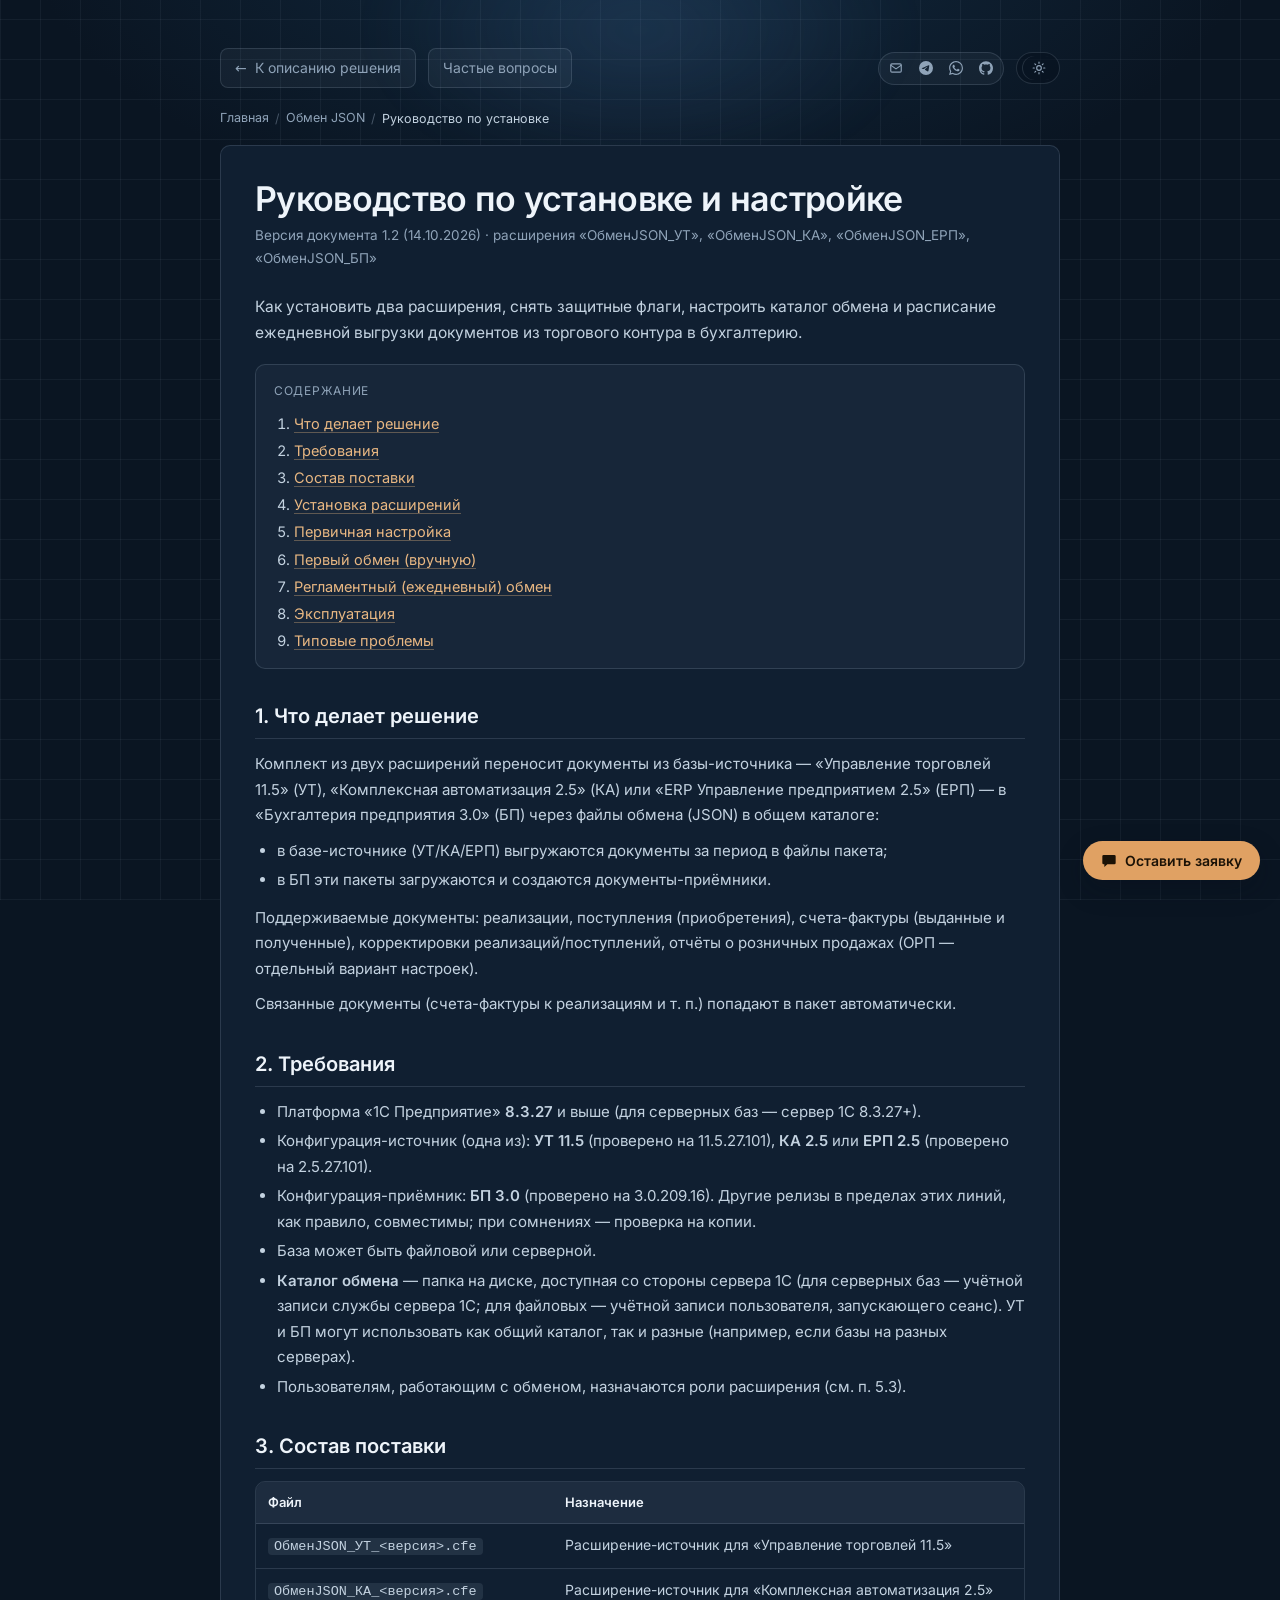
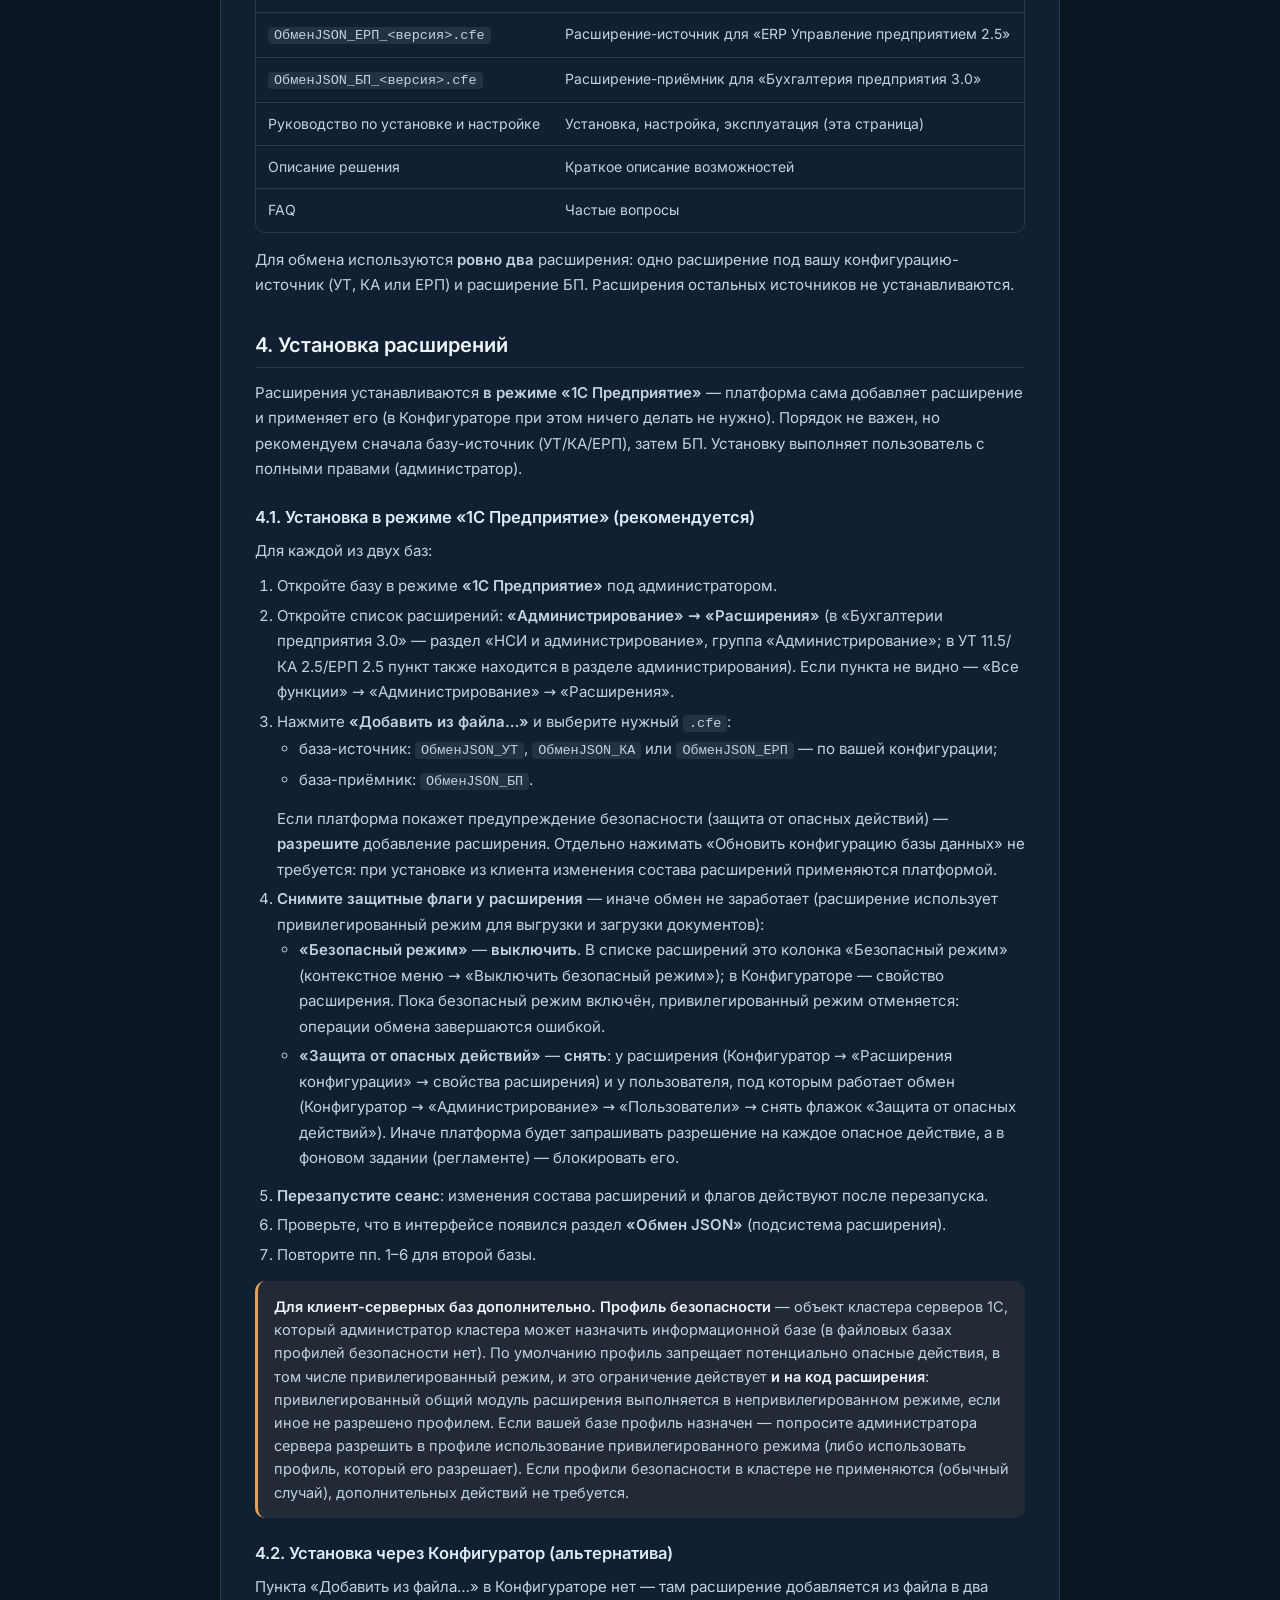
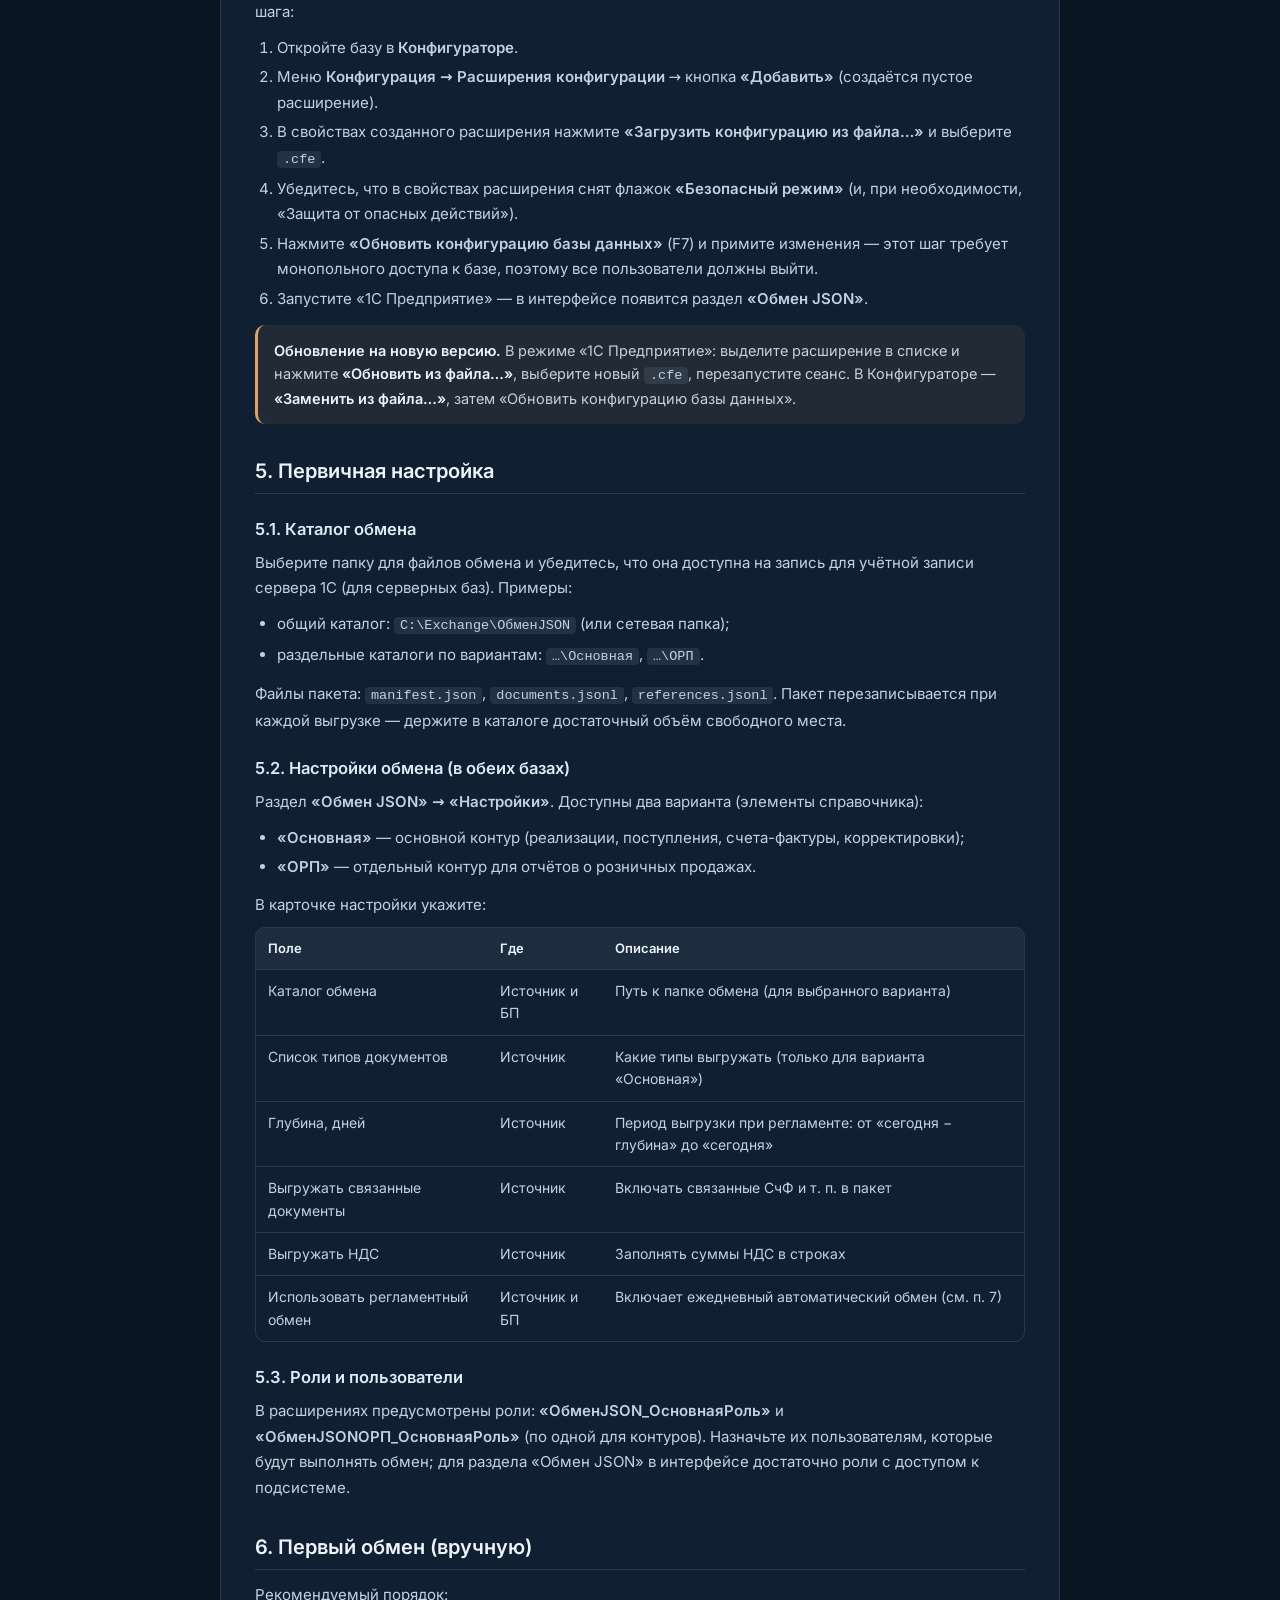
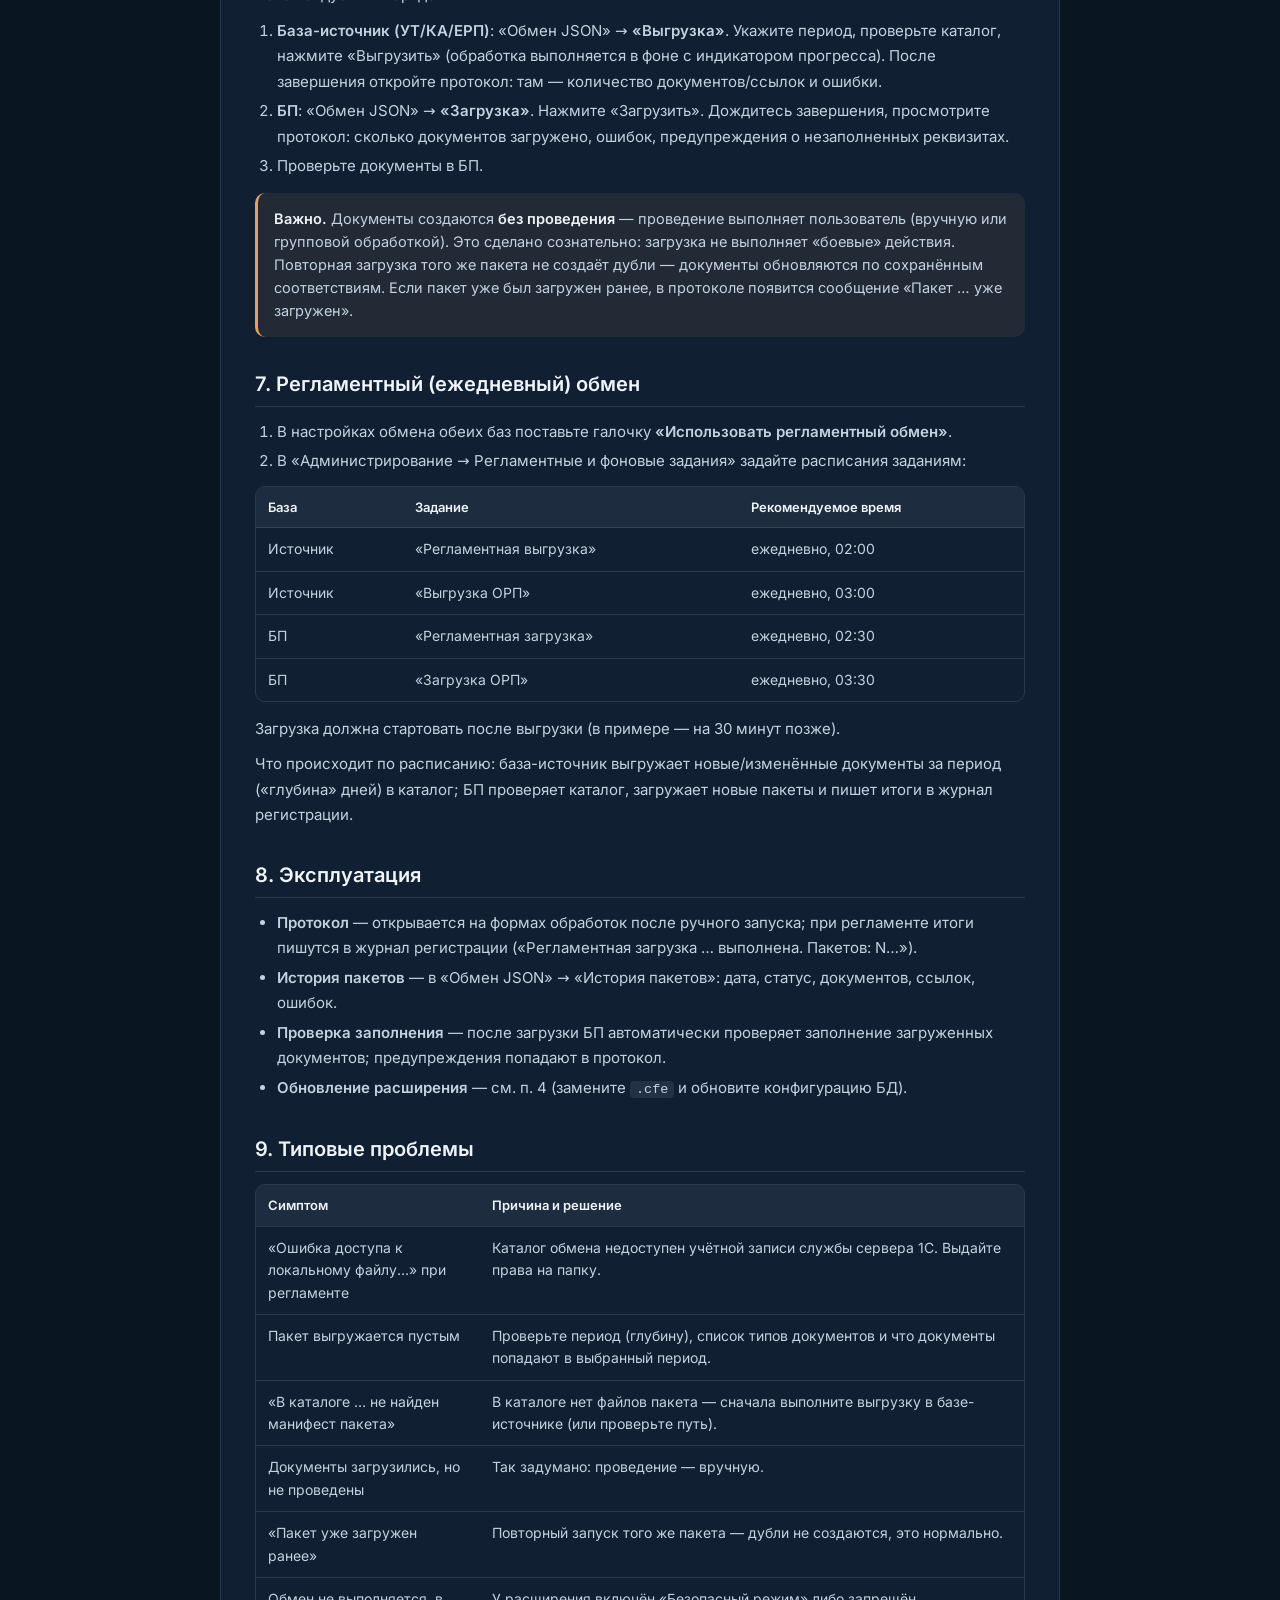
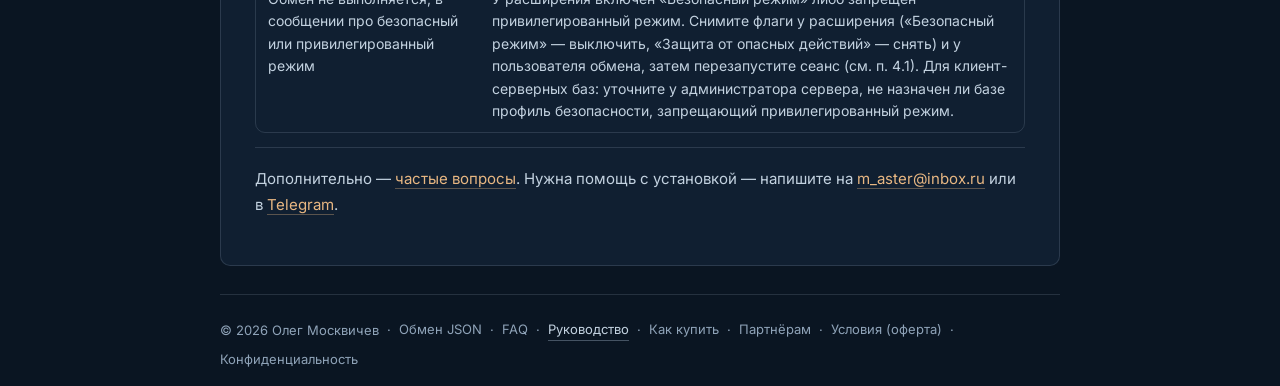
<file: install.html>
<!doctype html>
<html lang="ru" data-static-title data-title-ru="Установка «Обмен JSON»: 1С расширения, регламентный обмен">
<head>
  <meta charset="utf-8">
  <meta name="viewport" content="width=device-width, initial-scale=1">
  <title>Установка «Обмен JSON»: 1С расширения, регламентный обмен</title>
  <meta name="description" content="Пошаговое руководство: установка 1С расширений в УТ/КА/ЕРП и БП, каталог обмена, настройки, регламентный обмен, типовые проблемы.">
  <meta name="robots" content="index, follow, max-image-preview:large">
  <link rel="canonical" href="https://obmenjson.ru/install.html">
  <meta name="color-scheme" content="dark light">
  <meta name="theme-color" content="#070b0f">
  <script>
    (function () {
      try {
        if (localStorage.getItem('site-theme') === 'light') {
          document.documentElement.setAttribute('data-theme', 'light');
          var meta = document.querySelector('meta[name="theme-color"]');
          if (meta) meta.setAttribute('content', '#f2f5f7');
        }
      } catch (e) { /* приватный режим */ }
    })();
  </script>
  <link rel="icon" href="favicon.svg" type="image/svg+xml">
<link rel="stylesheet" href="assets/style.css">
  <link rel="stylesheet" href="assets/legal.css">
  <link rel="stylesheet" href="assets/doc.css">
  <meta property="og:type" content="article">
  <meta property="og:title" content="Установка «Обмен JSON»: 1С расширения, регламентный обмен">
  <meta property="og:description" content="Пошаговое руководство: установка 1С расширений в УТ/КА/ЕРП и БП, каталог обмена, настройки, регламентный обмен, типовые проблемы.">
  <meta property="og:site_name" content="Обмен JSON">
  <meta property="og:locale" content="ru_RU">
  <meta property="og:url" content="https://obmenjson.ru/install.html">
  <meta property="og:image" content="https://obmenjson.ru/assets/og/og-install.png">
  <meta property="og:image:width" content="1200">
  <meta property="og:image:height" content="630">
  <meta name="twitter:card" content="summary_large_image">
  <meta name="twitter:title" content="Установка «Обмен JSON»: 1С расширения, регламентный обмен">
  <meta name="twitter:description" content="Пошаговое руководство: установка 1С расширений в УТ/КА/ЕРП и БП, каталог обмена, настройки, регламентный обмен, типовые проблемы.">
  <meta name="twitter:image" content="https://obmenjson.ru/assets/og/og-install.png">

  <script type="application/ld+json">
  {
    "@context": "https://schema.org",
    "@graph": [
      {
        "@type": "TechArticle",
        "@id": "https://obmenjson.ru/install.html#article",
        "headline": "Руководство по установке и настройке «Обмен JSON»",
        "description": "Установка расширений в УТ/КА/ЕРП и БП, снятие флагов «Безопасный режим» и «Защита от опасных действий», каталог обмена, настройки, регламентный обмен, типовые проблемы.",
        "url": "https://obmenjson.ru/install.html",
        "inLanguage": "ru-RU",
        "datePublished": "2026-10-14",
        "dateModified": "2026-10-30",
        "author": {
          "@type": "Person",
          "name": "Олег Москвичев",
          "url": "https://obmenjson.ru/"
        },
        "publisher": {
          "@type": "Person",
          "name": "Олег Москвичев",
          "url": "https://obmenjson.ru/"
        },
        "about": {
          "@type": "SoftwareApplication",
          "name": "Обмен JSON",
          "applicationCategory": "BusinessApplication",
          "operatingSystem": "Windows Server; 1С Предприятие 8.3"
        }
      },
      {
        "@type": "BreadcrumbList",
        "@id": "https://obmenjson.ru/install.html#breadcrumbs",
        "itemListElement": [
          {
            "@type": "ListItem",
            "position": 1,
            "name": "Главная",
            "item": "https://obmenjson.ru/"
          },
          {
            "@type": "ListItem",
            "position": 2,
            "name": "Обмен JSON",
            "item": "https://obmenjson.ru/product.html"
          },
          {
            "@type": "ListItem",
            "position": 3,
            "name": "Руководство по установке",
            "item": "https://obmenjson.ru/install.html"
          }
        ]
      }
    ]
  }
  </script>
</head>
<body class="doc-page">
  <div class="glow" aria-hidden="true"></div>

  <div class="wrap">
    <div class="topbar">
      <a class="back" href="product.html">
        <span aria-hidden="true">←</span>
        <span>К описанию решения</span>
      </a>
      <a class="back" href="faq.html">Частые вопросы</a>
      <div class="contact-icons" aria-label="Контакты / Contacts">
        <a class="icon-btn" href="mailto:m_aster@inbox.ru" aria-label="E-mail" title="E-mail">
          <svg viewBox="0 0 24 24" aria-hidden="true" focusable="false" fill="none" stroke="currentColor" stroke-width="2" stroke-linecap="round" stroke-linejoin="round"><rect x="3" y="5" width="18" height="14" rx="2"/><path d="M3.5 7.5 12 13.5l8.5-6"/></svg>
        </a>
        <a class="icon-btn" href="https://t.me/Master_OL" target="_blank" rel="noopener" aria-label="Telegram" title="Telegram">
          <svg viewBox="0 0 24 24" aria-hidden="true" focusable="false" fill="currentColor"><path d="M11.944 0A12 12 0 0 0 0 12a12 12 0 0 0 12 12 12 12 0 0 0 12-12A12 12 0 0 0 12 0a12 12 0 0 0-.056 0zm4.962 7.224c.1-.002.321.023.465.14a.506.506 0 0 1 .171.325c.016.093.036.306.02.472-.18 1.898-.962 6.502-1.36 8.627-.168.9-.499 1.201-.82 1.23-.696.065-1.225-.46-1.9-.902-1.056-.693-1.653-1.124-2.678-1.8-1.185-.78-.417-1.21.258-1.91.177-.184 3.247-2.977 3.307-3.23.007-.032.014-.15-.056-.212s-.174-.041-.249-.024c-.106.024-1.793 1.14-5.061 3.345-.48.33-.913.49-1.302.48-.428-.008-1.252-.241-1.865-.44-.752-.245-1.349-.374-1.297-.789.027-.216.325-.437.893-.663 3.498-1.524 5.83-2.529 6.998-3.014 3.332-1.386 4.025-1.627 4.476-1.635z"/></svg>
        </a>
        <a class="icon-btn" href="https://wa.me/79685756688" target="_blank" rel="noopener" aria-label="WhatsApp" title="WhatsApp">
          <svg viewBox="0 0 24 24" aria-hidden="true" focusable="false" fill="currentColor"><path d="M17.472 14.382c-.297-.149-1.758-.867-2.03-.967-.273-.099-.471-.148-.67.15-.197.297-.767.966-.94 1.164-.173.199-.347.223-.644.075-.297-.15-1.255-.463-2.39-1.475-.883-.788-1.48-1.761-1.653-2.059-.173-.297-.018-.458.13-.606.134-.133.298-.347.446-.52.149-.174.198-.298.298-.497.099-.198.05-.371-.025-.52-.075-.149-.669-1.612-.916-2.207-.242-.579-.487-.5-.669-.51-.173-.008-.371-.01-.57-.01-.198 0-.52.074-.792.372-.272.297-1.04 1.016-1.04 2.479 0 1.462 1.065 2.875 1.213 3.074.149.198 2.096 3.2 5.077 4.487.709.306 1.262.489 1.694.625.712.227 1.36.195 1.871.118.571-.085 1.758-.719 2.006-1.413.248-.694.248-1.289.173-1.413-.074-.124-.272-.198-.57-.347m-5.421 7.403h-.004a9.87 9.87 0 01-5.031-1.378l-.361-.214-3.741.982.998-3.648-.235-.374a9.86 9.86 0 01-1.51-5.26c.001-5.45 4.436-9.884 9.888-9.884 2.64 0 5.122 1.03 6.988 2.898a9.825 9.825 0 012.893 6.994c-.003 5.45-4.437 9.884-9.885 9.884m8.413-18.297A11.815 11.815 0 0012.05 0C5.495 0 .16 5.335.157 11.892c0 2.096.547 4.142 1.588 5.945L.057 24l6.305-1.654a11.882 11.882 0 005.683 1.448h.005c6.554 0 11.89-5.335 11.893-11.893a11.821 11.821 0 00-3.48-8.413Z"/></svg>
        </a>
        <a class="icon-btn" href="https://github.com/MasterOLM" target="_blank" rel="noopener" aria-label="GitHub" title="GitHub">
          <svg viewBox="0 0 24 24" aria-hidden="true" focusable="false" fill="currentColor"><path d="M12 .297c-6.63 0-12 5.373-12 12 0 5.303 3.438 9.8 8.205 11.385.6.113.82-.258.82-.577 0-.285-.01-1.04-.015-2.04-3.338.724-4.042-1.61-4.042-1.61C4.422 18.07 3.633 17.7 3.633 17.7c-1.087-.744.084-.729.084-.729 1.205.084 1.838 1.236 1.838 1.236 1.07 1.835 2.809 1.305 3.495.998.108-.776.417-1.305.76-1.605-2.665-.3-5.466-1.332-5.466-5.93 0-1.31.465-2.38 1.235-3.22-.135-.303-.54-1.523.105-3.176 0 0 1.005-.322 3.3 1.23.96-.267 1.98-.399 3-.405 1.02.006 2.04.138 3 .405 2.28-1.552 3.285-1.23 3.285-1.23.645 1.653.24 2.873.12 3.176.765.84 1.23 1.91 1.23 3.22 0 4.61-2.805 5.625-5.475 5.92.42.36.81 1.096.81 2.22 0 1.606-.015 2.896-.015 3.286 0 .315.21.69.825.57C20.565 22.092 24 17.592 24 12.297c0-6.627-5.373-12-12-12"/></svg>
        </a>
      </div>
      <div class="lang-switch inline" role="group" aria-label="Тема / Theme">
        <button type="button" class="theme-toggle" data-toggle-theme aria-label="Светлая тема"></button>
      </div>
    </div>

    <nav class="crumbs" aria-label="Хлебные крошки / Breadcrumbs">
      <ol>
        <li><a href="index.html"><span class="i18n-ru" lang="ru">Главная</span><span class="i18n-en" lang="en">Home</span></a></li>
        <li><a href="product.html"><span class="i18n-ru" lang="ru">Обмен JSON</span><span class="i18n-en" lang="en">JSON Exchange</span></a></li>
        <li><span aria-current="page"><span class="i18n-ru" lang="ru">Руководство по установке</span><span class="i18n-en" lang="en">Installation guide</span></span></li>
      </ol>
    </nav>

    <main>
      <article class="hero card page doc">
      <h1>Руководство по установке и настройке</h1>
      <p class="meta">Версия документа 1.2 (14.10.2026) · расширения «ОбменJSON_УТ», «ОбменJSON_КА», «ОбменJSON_ЕРП», «ОбменJSON_БП»</p>

      <p class="lead">
        Как установить два расширения, снять защитные флаги, настроить каталог обмена и расписание
        ежедневной выгрузки документов из торгового контура в бухгалтерию.
      </p>

      <nav class="toc" aria-label="Содержание">
        <p>Содержание</p>
        <ol>
          <li><a href="#what">Что делает решение</a></li>
          <li><a href="#requirements">Требования</a></li>
          <li><a href="#delivery">Состав поставки</a></li>
          <li><a href="#install">Установка расширений</a></li>
          <li><a href="#setup">Первичная настройка</a></li>
          <li><a href="#first-run">Первый обмен (вручную)</a></li>
          <li><a href="#reglament">Регламентный (ежедневный) обмен</a></li>
          <li><a href="#operation">Эксплуатация</a></li>
          <li><a href="#troubleshooting">Типовые проблемы</a></li>
        </ol>
      </nav>

      <h2 id="what">1. Что делает решение</h2>
      <p>Комплект из двух расширений переносит документы из базы-источника — «Управление торговлей 11.5» (УТ), «Комплексная автоматизация 2.5» (КА) или «ERP Управление предприятием 2.5» (ЕРП) — в «Бухгалтерия предприятия 3.0» (БП) через файлы обмена (JSON) в общем каталоге:</p>
      <ul>
        <li>в базе-источнике (УТ/КА/ЕРП) выгружаются документы за период в файлы пакета;</li>
        <li>в БП эти пакеты загружаются и создаются документы-приёмники.</li>
      </ul>
      <p>Поддерживаемые документы: реализации, поступления (приобретения), счета-фактуры (выданные и полученные), корректировки реализаций/поступлений, отчёты о розничных продажах (ОРП — отдельный вариант настроек).</p>
      <p>Связанные документы (счета-фактуры к реализациям и т. п.) попадают в пакет автоматически.</p>

      <h2 id="requirements">2. Требования</h2>
      <ul>
        <li>Платформа «1С Предприятие» <strong>8.3.27</strong> и выше (для серверных баз — сервер 1С 8.3.27+).</li>
        <li>Конфигурация-источник (одна из): <strong>УТ 11.5</strong> (проверено на 11.5.27.101), <strong>КА 2.5</strong> или <strong>ЕРП 2.5</strong> (проверено на 2.5.27.101).</li>
        <li>Конфигурация-приёмник: <strong>БП 3.0</strong> (проверено на 3.0.209.16). Другие релизы в пределах этих линий, как правило, совместимы; при сомнениях — проверка на копии.</li>
        <li>База может быть файловой или серверной.</li>
        <li><strong>Каталог обмена</strong> — папка на диске, доступная со стороны сервера 1С (для серверных баз — учётной записи службы сервера 1С; для файловых — учётной записи пользователя, запускающего сеанс). УТ и БП могут использовать как общий каталог, так и разные (например, если базы на разных серверах).</li>
        <li>Пользователям, работающим с обменом, назначаются роли расширения (см. п. 5.3).</li>
      </ul>

      <h2 id="delivery">3. Состав поставки</h2>
      <div class="table-wrap">
        <table>
          <thead>
            <tr><th>Файл</th><th>Назначение</th></tr>
          </thead>
          <tbody>
            <tr><td><code>ОбменJSON_УТ_&lt;версия&gt;.cfe</code></td><td>Расширение-источник для «Управление торговлей 11.5»</td></tr>
            <tr><td><code>ОбменJSON_КА_&lt;версия&gt;.cfe</code></td><td>Расширение-источник для «Комплексная автоматизация 2.5»</td></tr>
            <tr><td><code>ОбменJSON_ЕРП_&lt;версия&gt;.cfe</code></td><td>Расширение-источник для «ERP Управление предприятием 2.5»</td></tr>
            <tr><td><code>ОбменJSON_БП_&lt;версия&gt;.cfe</code></td><td>Расширение-приёмник для «Бухгалтерия предприятия 3.0»</td></tr>
            <tr><td>Руководство по установке и настройке</td><td>Установка, настройка, эксплуатация (эта страница)</td></tr>
            <tr><td>Описание решения</td><td>Краткое описание возможностей</td></tr>
            <tr><td>FAQ</td><td>Частые вопросы</td></tr>
          </tbody>
        </table>
      </div>
      <p>Для обмена используются <strong>ровно два</strong> расширения: одно расширение под вашу конфигурацию-источник (УТ, КА или ЕРП) и расширение БП. Расширения остальных источников не устанавливаются.</p>

      <h2 id="install">4. Установка расширений</h2>
      <p>Расширения устанавливаются <strong>в режиме «1С Предприятие»</strong> — платформа сама добавляет расширение и применяет его (в Конфигураторе при этом ничего делать не нужно). Порядок не важен, но рекомендуем сначала базу-источник (УТ/КА/ЕРП), затем БП. Установку выполняет пользователь с полными правами (администратор).</p>

      <h3 id="install-client">4.1. Установка в режиме «1С Предприятие» (рекомендуется)</h3>
      <p>Для каждой из двух баз:</p>
      <ol>
        <li>Откройте базу в режиме <strong>«1С Предприятие»</strong> под администратором.</li>
        <li>Откройте список расширений: <strong>«Администрирование» → «Расширения»</strong> (в «Бухгалтерии предприятия 3.0» — раздел «НСИ и администрирование», группа «Администрирование»; в УТ 11.5/КА 2.5/ЕРП 2.5 пункт также находится в разделе администрирования). Если пункта не видно — «Все функции» → «Администрирование» → «Расширения».</li>
        <li>Нажмите <strong>«Добавить из файла…»</strong> и выберите нужный <code>.cfe</code>:
          <ul>
            <li>база-источник: <code>ОбменJSON_УТ</code>, <code>ОбменJSON_КА</code> или <code>ОбменJSON_ЕРП</code> — по вашей конфигурации;</li>
            <li>база-приёмник: <code>ОбменJSON_БП</code>.</li>
          </ul>
          Если платформа покажет предупреждение безопасности (защита от опасных действий) — <strong>разрешите</strong> добавление расширения. Отдельно нажимать «Обновить конфигурацию базы данных» не требуется: при установке из клиента изменения состава расширений применяются платформой.
        </li>
        <li><strong>Снимите защитные флаги у расширения</strong> — иначе обмен не заработает (расширение использует привилегированный режим для выгрузки и загрузки документов):
          <ul>
            <li><strong>«Безопасный режим»</strong> — <strong>выключить</strong>. В списке расширений это колонка «Безопасный режим» (контекстное меню → «Выключить безопасный режим»); в Конфигураторе — свойство расширения. Пока безопасный режим включён, привилегированный режим отменяется: операции обмена завершаются ошибкой.</li>
            <li><strong>«Защита от опасных действий»</strong> — <strong>снять</strong>: у расширения (Конфигуратор → «Расширения конфигурации» → свойства расширения) и у пользователя, под которым работает обмен (Конфигуратор → «Администрирование» → «Пользователи» → снять флажок «Защита от опасных действий»). Иначе платформа будет запрашивать разрешение на каждое опасное действие, а в фоновом задании (регламенте) — блокировать его.</li>
          </ul>
        </li>
        <li><strong>Перезапустите сеанс</strong>: изменения состава расширений и флагов действуют после перезапуска.</li>
        <li>Проверьте, что в интерфейсе появился раздел <strong>«Обмен JSON»</strong> (подсистема расширения).</li>
        <li>Повторите пп. 1–6 для второй базы.</li>
      </ol>

      <div class="callout">
        <strong>Для клиент-серверных баз дополнительно.</strong> <strong>Профиль безопасности</strong> — объект кластера серверов 1С, который администратор кластера может назначить информационной базе (в файловых базах профилей безопасности нет). По умолчанию профиль запрещает потенциально опасные действия, в том числе привилегированный режим, и это ограничение действует <strong>и на код расширения</strong>: привилегированный общий модуль расширения выполняется в непривилегированном режиме, если иное не разрешено профилем. Если вашей базе профиль назначен — попросите администратора сервера разрешить в профиле использование привилегированного режима (либо использовать профиль, который его разрешает). Если профили безопасности в кластере не применяются (обычный случай), дополнительных действий не требуется.
      </div>

      <h3 id="install-configurator">4.2. Установка через Конфигуратор (альтернатива)</h3>
      <p>Пункта «Добавить из файла…» в Конфигураторе нет — там расширение добавляется из файла в два шага:</p>
      <ol>
        <li>Откройте базу в <strong>Конфигураторе</strong>.</li>
        <li>Меню <strong>Конфигурация → Расширения конфигурации</strong> → кнопка <strong>«Добавить»</strong> (создаётся пустое расширение).</li>
        <li>В свойствах созданного расширения нажмите <strong>«Загрузить конфигурацию из файла…»</strong> и выберите <code>.cfe</code>.</li>
        <li>Убедитесь, что в свойствах расширения снят флажок <strong>«Безопасный режим»</strong> (и, при необходимости, «Защита от опасных действий»).</li>
        <li>Нажмите <strong>«Обновить конфигурацию базы данных»</strong> (F7) и примите изменения — этот шаг требует монопольного доступа к базе, поэтому все пользователи должны выйти.</li>
        <li>Запустите «1С Предприятие» — в интерфейсе появится раздел <strong>«Обмен JSON»</strong>.</li>
      </ol>

      <div class="callout">
        <strong>Обновление на новую версию.</strong> В режиме «1С Предприятие»: выделите расширение в списке и нажмите <strong>«Обновить из файла…»</strong>, выберите новый <code>.cfe</code>, перезапустите сеанс. В Конфигураторе — <strong>«Заменить из файла…»</strong>, затем «Обновить конфигурацию базы данных».
      </div>

      <h2 id="setup">5. Первичная настройка</h2>

      <h3 id="folder">5.1. Каталог обмена</h3>
      <p>Выберите папку для файлов обмена и убедитесь, что она доступна на запись для учётной записи сервера 1С (для серверных баз). Примеры:</p>
      <ul>
        <li>общий каталог: <code>C:\Exchange\ОбменJSON</code> (или сетевая папка);</li>
        <li>раздельные каталоги по вариантам: <code>…\Основная</code>, <code>…\ОРП</code>.</li>
      </ul>
      <p>Файлы пакета: <code>manifest.json</code>, <code>documents.jsonl</code>, <code>references.jsonl</code>. Пакет перезаписывается при каждой выгрузке — держите в каталоге достаточный объём свободного места.</p>

      <h3 id="settings">5.2. Настройки обмена (в обеих базах)</h3>
      <p>Раздел <strong>«Обмен JSON» → «Настройки»</strong>. Доступны два варианта (элементы справочника):</p>
      <ul>
        <li><strong>«Основная»</strong> — основной контур (реализации, поступления, счета-фактуры, корректировки);</li>
        <li><strong>«ОРП»</strong> — отдельный контур для отчётов о розничных продажах.</li>
      </ul>
      <p>В карточке настройки укажите:</p>
      <div class="table-wrap">
        <table>
          <thead>
            <tr><th>Поле</th><th>Где</th><th>Описание</th></tr>
          </thead>
          <tbody>
            <tr><td>Каталог обмена</td><td>Источник и БП</td><td>Путь к папке обмена (для выбранного варианта)</td></tr>
            <tr><td>Список типов документов</td><td>Источник</td><td>Какие типы выгружать (только для варианта «Основная»)</td></tr>
            <tr><td>Глубина, дней</td><td>Источник</td><td>Период выгрузки при регламенте: от «сегодня − глубина» до «сегодня»</td></tr>
            <tr><td>Выгружать связанные документы</td><td>Источник</td><td>Включать связанные СчФ и т. п. в пакет</td></tr>
            <tr><td>Выгружать НДС</td><td>Источник</td><td>Заполнять суммы НДС в строках</td></tr>
            <tr><td>Использовать регламентный обмен</td><td>Источник и БП</td><td>Включает ежедневный автоматический обмен (см. п. 7)</td></tr>
          </tbody>
        </table>
      </div>

      <h3 id="roles">5.3. Роли и пользователи</h3>
      <p>В расширениях предусмотрены роли: <strong>«ОбменJSON_ОсновнаяРоль»</strong> и <strong>«ОбменJSONОРП_ОсновнаяРоль»</strong> (по одной для контуров). Назначьте их пользователям, которые будут выполнять обмен; для раздела «Обмен JSON» в интерфейсе достаточно роли с доступом к подсистеме.</p>

      <h2 id="first-run">6. Первый обмен (вручную)</h2>
      <p>Рекомендуемый порядок:</p>
      <ol>
        <li><strong>База-источник (УТ/КА/ЕРП)</strong>: «Обмен JSON» → <strong>«Выгрузка»</strong>. Укажите период, проверьте каталог, нажмите «Выгрузить» (обработка выполняется в фоне с индикатором прогресса). После завершения откройте протокол: там — количество документов/ссылок и ошибки.</li>
        <li><strong>БП</strong>: «Обмен JSON» → <strong>«Загрузка»</strong>. Нажмите «Загрузить». Дождитесь завершения, просмотрите протокол: сколько документов загружено, ошибок, предупреждения о незаполненных реквизитах.</li>
        <li>Проверьте документы в БП.</li>
      </ol>
      <div class="callout">
        <strong>Важно.</strong> Документы создаются <strong>без проведения</strong> — проведение выполняет пользователь (вручную или групповой обработкой). Это сделано сознательно: загрузка не выполняет «боевые» действия. Повторная загрузка того же пакета не создаёт дубли — документы обновляются по сохранённым соответствиям. Если пакет уже был загружен ранее, в протоколе появится сообщение «Пакет … уже загружен».
      </div>

      <h2 id="reglament">7. Регламентный (ежедневный) обмен</h2>
      <ol>
        <li>В настройках обмена обеих баз поставьте галочку <strong>«Использовать регламентный обмен»</strong>.</li>
        <li>В «Администрирование → Регламентные и фоновые задания» задайте расписания заданиям:</li>
      </ol>
      <div class="table-wrap">
        <table>
          <thead>
            <tr><th>База</th><th>Задание</th><th>Рекомендуемое время</th></tr>
          </thead>
          <tbody>
            <tr><td>Источник</td><td>«Регламентная выгрузка»</td><td>ежедневно, 02:00</td></tr>
            <tr><td>Источник</td><td>«Выгрузка ОРП»</td><td>ежедневно, 03:00</td></tr>
            <tr><td>БП</td><td>«Регламентная загрузка»</td><td>ежедневно, 02:30</td></tr>
            <tr><td>БП</td><td>«Загрузка ОРП»</td><td>ежедневно, 03:30</td></tr>
          </tbody>
        </table>
      </div>
      <p>Загрузка должна стартовать после выгрузки (в примере — на 30 минут позже).</p>
      <p>Что происходит по расписанию: база-источник выгружает новые/изменённые документы за период («глубина» дней) в каталог; БП проверяет каталог, загружает новые пакеты и пишет итоги в журнал регистрации.</p>

      <h2 id="operation">8. Эксплуатация</h2>
      <ul>
        <li><strong>Протокол</strong> — открывается на формах обработок после ручного запуска; при регламенте итоги пишутся в журнал регистрации («Регламентная загрузка … выполнена. Пакетов: N…»).</li>
        <li><strong>История пакетов</strong> — в «Обмен JSON» → «История пакетов»: дата, статус, документов, ссылок, ошибок.</li>
        <li><strong>Проверка заполнения</strong> — после загрузки БП автоматически проверяет заполнение загруженных документов; предупреждения попадают в протокол.</li>
        <li><strong>Обновление расширения</strong> — см. п. 4 (замените <code>.cfe</code> и обновите конфигурацию БД).</li>
      </ul>

      <h2 id="troubleshooting">9. Типовые проблемы</h2>
      <div class="table-wrap">
        <table>
          <thead>
            <tr><th>Симптом</th><th>Причина и решение</th></tr>
          </thead>
          <tbody>
            <tr><td>«Ошибка доступа к локальному файлу…» при регламенте</td><td>Каталог обмена недоступен учётной записи службы сервера 1С. Выдайте права на папку.</td></tr>
            <tr><td>Пакет выгружается пустым</td><td>Проверьте период (глубину), список типов документов и что документы попадают в выбранный период.</td></tr>
            <tr><td>«В каталоге … не найден манифест пакета»</td><td>В каталоге нет файлов пакета — сначала выполните выгрузку в базе-источнике (или проверьте путь).</td></tr>
            <tr><td>Документы загрузились, но не проведены</td><td>Так задумано: проведение — вручную.</td></tr>
            <tr><td>«Пакет уже загружен ранее»</td><td>Повторный запуск того же пакета — дубли не создаются, это нормально.</td></tr>
            <tr><td>Обмен не выполняется, в сообщении про безопасный или привилегированный режим</td><td>У расширения включён «Безопасный режим» либо запрещён привилегированный режим. Снимите флаги у расширения («Безопасный режим» — выключить, «Защита от опасных действий» — снять) и у пользователя обмена, затем перезапустите сеанс (см. п. 4.1). Для клиент-серверных баз: уточните у администратора сервера, не назначен ли базе профиль безопасности, запрещающий привилегированный режим.</td></tr>
          </tbody>
        </table>
      </div>

      <p class="cta-line">
        Дополнительно — <a href="faq.html">частые вопросы</a>. Нужна помощь с установкой — напишите на
        <a href="mailto:m_aster@inbox.ru?subject=%D0%9E%D0%B1%D0%BC%D0%B5%D0%BD%20JSON%3A%20%D1%83%D1%81%D1%82%D0%B0%D0%BD%D0%BE%D0%B2%D0%BA%D0%B0">m_aster@inbox.ru</a>
        или в <a href="https://t.me/Master_OL" target="_blank" rel="noopener">Telegram</a>.
      </p>
      </article>
    </main>

        <footer>
      <span>© <span id="year">2026</span>
        <span class="i18n-ru" lang="ru">Олег Москвичев</span>
        <span class="i18n-en" lang="en">Oleg Moskvichev</span>
      </span>
      <span class="dot" aria-hidden="true">·</span>
      <a class="foot-link" href="product.html"><span class="i18n-ru" lang="ru">Обмен JSON</span><span class="i18n-en" lang="en">JSON Exchange</span></a>
      <span class="dot" aria-hidden="true">·</span>
      <a class="foot-link" href="faq.html"><span class="i18n-ru" lang="ru">FAQ</span><span class="i18n-en" lang="en">FAQ</span></a>
      <span class="dot" aria-hidden="true">·</span>
      <a class="foot-link" href="install.html" aria-current="page"><span class="i18n-ru" lang="ru">Руководство</span><span class="i18n-en" lang="en">Install guide</span></a>
      <span class="dot" aria-hidden="true">·</span>
      <a class="foot-link" href="purchase.html"><span class="i18n-ru" lang="ru">Как купить</span><span class="i18n-en" lang="en">How to buy</span></a>
      <span class="dot" aria-hidden="true">·</span>
      <a class="foot-link" href="partner.html"><span class="i18n-ru" lang="ru">Партнёрам</span><span class="i18n-en" lang="en">Partners</span></a>
      <span class="dot" aria-hidden="true">·</span>
      <a class="foot-link" href="terms.html"><span class="i18n-ru" lang="ru">Условия (оферта)</span><span class="i18n-en" lang="en">Terms</span></a>
      <span class="dot" aria-hidden="true">·</span>
      <a class="foot-link" href="privacy.html"><span class="i18n-ru" lang="ru">Конфиденциальность</span><span class="i18n-en" lang="en">Privacy</span></a>
    </footer>
  </div>

  <script src="assets/main.js" defer></script>
  <script src="assets/analytics.js" defer></script>
</body>
</html>
</file>
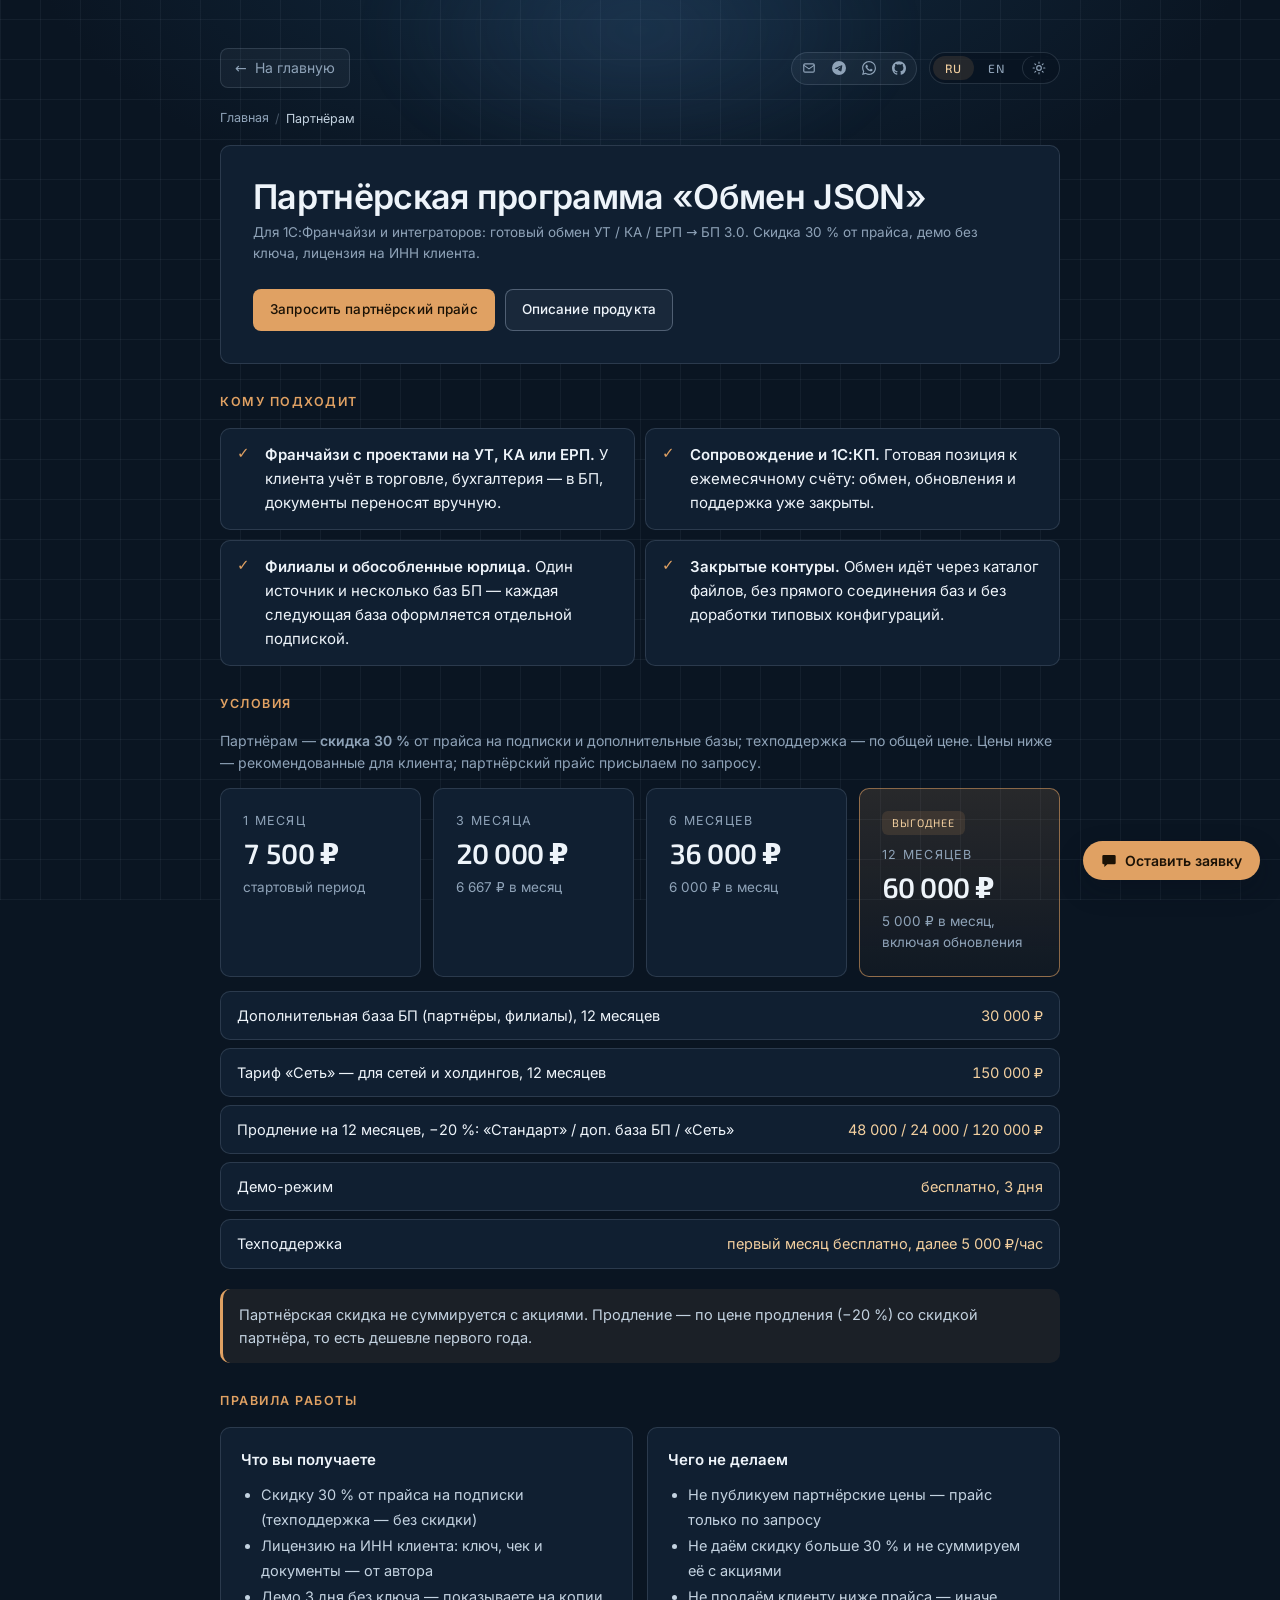
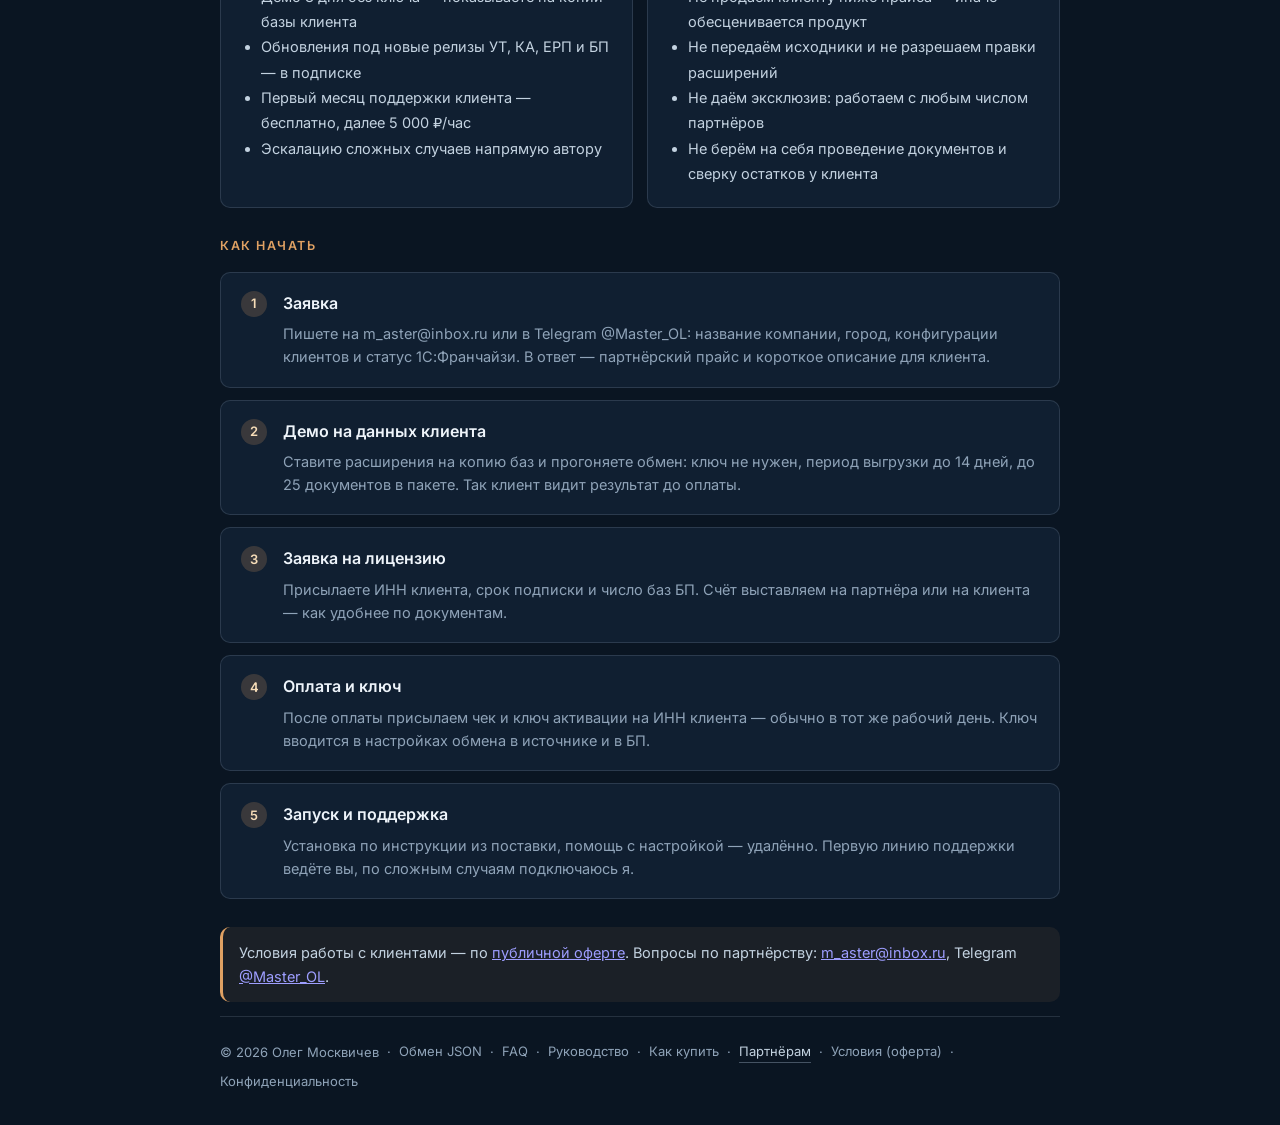
<file: partner.html>
<!doctype html>
<html lang="ru" data-title-ru="Партнёрам — «Обмен JSON»: 1С обмены для 1С:Франчайзи, скидка 30 %" data-title-en="Partners — JSON Exchange terms for 1C partners">
<head>
  <meta charset="utf-8">
  <meta name="viewport" content="width=device-width, initial-scale=1">
  <title>Партнёрам — «Обмен JSON»: 1С обмены для 1С:Франчайзи, скидка 30 %</title>
  <meta name="description" content="Партнёрские условия «Обмен JSON»: скидка 30 % от прайса для 1С:Франчайзи и интеграторов, демо 3 дня без ключа, лицензия на ИНН клиента, поддержка.">
  <meta name="robots" content="index, follow, max-image-preview:large">
  <link rel="canonical" href="https://obmenjson.ru/partner.html">
  <meta name="color-scheme" content="dark light">
  <meta name="theme-color" content="#070b0f">
  <script>
    (function () {
      try {
        if (localStorage.getItem('site-theme') === 'light') {
          document.documentElement.setAttribute('data-theme', 'light');
          var meta = document.querySelector('meta[name="theme-color"]');
          if (meta) meta.setAttribute('content', '#f2f5f7');
        }
      } catch (e) { /* приватный режим */ }
    })();
  </script>
  <link rel="icon" href="favicon.svg" type="image/svg+xml">
<link rel="stylesheet" href="assets/style.css">
  <link rel="stylesheet" href="assets/legal.css">
  <link rel="stylesheet" href="assets/product.css">
  <meta property="og:type" content="website">
  <meta property="og:site_name" content="Обмен JSON">
  <meta property="og:locale" content="ru_RU">
  <meta property="og:title" content="Партнёрам — «Обмен JSON»: 1С обмены для 1С:Франчайзи, скидка 30 %">
  <meta property="og:description" content="Партнёрские условия «Обмен JSON»: скидка 30 % от прайса для 1С:Франчайзи и интеграторов, демо 3 дня без ключа, лицензия на ИНН клиента, поддержка.">
  <meta property="og:url" content="https://obmenjson.ru/partner.html">
  <meta property="og:image" content="https://obmenjson.ru/assets/og/og-partner.png">
  <meta property="og:image:width" content="1200">
  <meta property="og:image:height" content="630">
  <meta name="twitter:card" content="summary_large_image">
  <meta name="twitter:title" content="Партнёрам — «Обмен JSON»: 1С обмены для 1С:Франчайзи, скидка 30 %">
  <meta name="twitter:description" content="Партнёрские условия «Обмен JSON»: скидка 30 % от прайса для 1С:Франчайзи и интеграторов, демо 3 дня без ключа, лицензия на ИНН клиента, поддержка.">
  <meta name="twitter:image" content="https://obmenjson.ru/assets/og/og-partner.png">

  <script type="application/ld+json">
  {
    "@context": "https://schema.org",
    "@graph": [
      {
        "@type": "WebPage",
        "@id": "https://obmenjson.ru/partner.html#page",
        "url": "https://obmenjson.ru/partner.html",
        "name": "Партнёрам — «Обмен JSON»",
        "description": "Партнёрские условия решения «Обмен JSON» для 1С:Франчайзи и интеграторов: скидка 30 % от прайса, демо 3 дня без ключа, лицензия на ИНН клиента.",
        "inLanguage": "ru-RU",
        "isPartOf": { "@id": "https://obmenjson.ru/#website" },
        "about": { "@id": "https://obmenjson.ru/product.html#app" }
      },
      {
        "@type": "BreadcrumbList",
        "@id": "https://obmenjson.ru/partner.html#breadcrumbs",
        "itemListElement": [
          {
            "@type": "ListItem",
            "position": 1,
            "name": "Главная",
            "item": "https://obmenjson.ru/"
          },
          {
            "@type": "ListItem",
            "position": 2,
            "name": "Партнёрам",
            "item": "https://obmenjson.ru/partner.html"
          }
        ]
      }
    ]
  }
  </script>
</head>
<body>
  <div class="glow" aria-hidden="true"></div>

  <div class="wrap">
    <div class="topbar">
      <a class="back" href="index.html">
        <span aria-hidden="true">←</span>
        <span class="i18n-ru" lang="ru">На главную</span>
        <span class="i18n-en" lang="en">Back to home</span>
      </a>
      <div class="contact-icons" aria-label="Контакты / Contacts">
        <a class="icon-btn" href="mailto:m_aster@inbox.ru" aria-label="E-mail" title="E-mail">
          <svg viewBox="0 0 24 24" aria-hidden="true" focusable="false" fill="none" stroke="currentColor" stroke-width="2" stroke-linecap="round" stroke-linejoin="round"><rect x="3" y="5" width="18" height="14" rx="2"/><path d="M3.5 7.5 12 13.5l8.5-6"/></svg>
        </a>
        <a class="icon-btn" href="https://t.me/Master_OL" target="_blank" rel="noopener" aria-label="Telegram" title="Telegram">
          <svg viewBox="0 0 24 24" aria-hidden="true" focusable="false" fill="currentColor"><path d="M11.944 0A12 12 0 0 0 0 12a12 12 0 0 0 12 12 12 12 0 0 0 12-12A12 12 0 0 0 12 0a12 12 0 0 0-.056 0zm4.962 7.224c.1-.002.321.023.465.14a.506.506 0 0 1 .171.325c.016.093.036.306.02.472-.18 1.898-.962 6.502-1.36 8.627-.168.9-.499 1.201-.82 1.23-.696.065-1.225-.46-1.9-.902-1.056-.693-1.653-1.124-2.678-1.8-1.185-.78-.417-1.21.258-1.91.177-.184 3.247-2.977 3.307-3.23.007-.032.014-.15-.056-.212s-.174-.041-.249-.024c-.106.024-1.793 1.14-5.061 3.345-.48.33-.913.49-1.302.48-.428-.008-1.252-.241-1.865-.44-.752-.245-1.349-.374-1.297-.789.027-.216.325-.437.893-.663 3.498-1.524 5.83-2.529 6.998-3.014 3.332-1.386 4.025-1.627 4.476-1.635z"/></svg>
        </a>
        <a class="icon-btn" href="https://wa.me/79685756688" target="_blank" rel="noopener" aria-label="WhatsApp" title="WhatsApp">
          <svg viewBox="0 0 24 24" aria-hidden="true" focusable="false" fill="currentColor"><path d="M17.472 14.382c-.297-.149-1.758-.867-2.03-.967-.273-.099-.471-.148-.67.15-.197.297-.767.966-.94 1.164-.173.199-.347.223-.644.075-.297-.15-1.255-.463-2.39-1.475-.883-.788-1.48-1.761-1.653-2.059-.173-.297-.018-.458.13-.606.134-.133.298-.347.446-.52.149-.174.198-.298.298-.497.099-.198.05-.371-.025-.52-.075-.149-.669-1.612-.916-2.207-.242-.579-.487-.5-.669-.51-.173-.008-.371-.01-.57-.01-.198 0-.52.074-.792.372-.272.297-1.04 1.016-1.04 2.479 0 1.462 1.065 2.875 1.213 3.074.149.198 2.096 3.2 5.077 4.487.709.306 1.262.489 1.694.625.712.227 1.36.195 1.871.118.571-.085 1.758-.719 2.006-1.413.248-.694.248-1.289.173-1.413-.074-.124-.272-.198-.57-.347m-5.421 7.403h-.004a9.87 9.87 0 01-5.031-1.378l-.361-.214-3.741.982.998-3.648-.235-.374a9.86 9.86 0 01-1.51-5.26c.001-5.45 4.436-9.884 9.888-9.884 2.64 0 5.122 1.03 6.988 2.898a9.825 9.825 0 012.893 6.994c-.003 5.45-4.437 9.884-9.885 9.884m8.413-18.297A11.815 11.815 0 0012.05 0C5.495 0 .16 5.335.157 11.892c0 2.096.547 4.142 1.588 5.945L.057 24l6.305-1.654a11.882 11.882 0 005.683 1.448h.005c6.554 0 11.89-5.335 11.893-11.893a11.821 11.821 0 00-3.48-8.413Z"/></svg>
        </a>
        <a class="icon-btn" href="https://github.com/MasterOLM" target="_blank" rel="noopener" aria-label="GitHub" title="GitHub">
          <svg viewBox="0 0 24 24" aria-hidden="true" focusable="false" fill="currentColor"><path d="M12 .297c-6.63 0-12 5.373-12 12 0 5.303 3.438 9.8 8.205 11.385.6.113.82-.258.82-.577 0-.285-.01-1.04-.015-2.04-3.338.724-4.042-1.61-4.042-1.61C4.422 18.07 3.633 17.7 3.633 17.7c-1.087-.744.084-.729.084-.729 1.205.084 1.838 1.236 1.838 1.236 1.07 1.835 2.809 1.305 3.495.998.108-.776.417-1.305.76-1.605-2.665-.3-5.466-1.332-5.466-5.93 0-1.31.465-2.38 1.235-3.22-.135-.303-.54-1.523.105-3.176 0 0 1.005-.322 3.3 1.23.96-.267 1.98-.399 3-.405 1.02.006 2.04.138 3 .405 2.28-1.552 3.285-1.23 3.285-1.23.645 1.653.24 2.873.12 3.176.765.84 1.23 1.91 1.23 3.22 0 4.61-2.805 5.625-5.475 5.92.42.36.81 1.096.81 2.22 0 1.606-.015 2.896-.015 3.286 0 .315.21.69.825.57C20.565 22.092 24 17.592 24 12.297c0-6.627-5.373-12-12-12"/></svg>
        </a>
      </div>
      <div class="lang-switch inline" role="group" aria-label="Язык и тема / Language and theme">
        <button type="button" data-set-lang="ru" lang="ru">RU</button>
        <button type="button" data-set-lang="en" lang="en">EN</button>
        <button type="button" class="theme-toggle" data-toggle-theme aria-label="Светлая тема"></button>
      </div>
    </div>

    <nav class="crumbs" aria-label="Хлебные крошки / Breadcrumbs">
      <ol>
        <li><a href="index.html"><span class="i18n-ru" lang="ru">Главная</span><span class="i18n-en" lang="en">Home</span></a></li>
        <li><span aria-current="page"><span class="i18n-ru" lang="ru">Партнёрам</span><span class="i18n-en" lang="en">Partners</span></span></li>
      </ol>
    </nav>

    <header class="hero card page">
      <h1>
        <span class="i18n-ru" lang="ru">Партнёрская программа «Обмен JSON»</span>
        <span class="i18n-en" lang="en">JSON Exchange partner programme</span>
      </h1>
      <p class="meta">
        <span class="i18n-ru" lang="ru">Для 1С:Франчайзи и интеграторов: готовый обмен УТ / КА / ЕРП → БП 3.0. Скидка 30 % от прайса, демо без ключа, лицензия на ИНН клиента.</span>
        <span class="i18n-en" lang="en">For 1C franchisees and integrators: a ready-made exchange UT / KA / ERP → BP 3.0. 30% off the list price, keyless demo, licence issued to the client’s tax ID.</span>
      </p>
      <div class="actions">
        <a class="btn btn-primary" href="mailto:m_aster@inbox.ru?subject=%D0%9F%D0%B0%D1%80%D1%82%D0%BD%D1%91%D1%80%D0%B0%D0%BC%3A%20%D0%9E%D0%B1%D0%BC%D0%B5%D0%BD%20JSON">
          <span class="i18n-ru" lang="ru">Запросить партнёрский прайс</span>
          <span class="i18n-en" lang="en">Request partner pricing</span>
        </a>
        <a class="btn" href="product.html">
          <span class="i18n-ru" lang="ru">Описание продукта</span>
          <span class="i18n-en" lang="en">Product details</span>
        </a>
      </div>
    </header>

    <main>
      <section aria-labelledby="fit-title">
        <h2 id="fit-title">
          <span class="i18n-ru" lang="ru">Кому подходит</span>
          <span class="i18n-en" lang="en">Who it fits</span>
        </h2>

        <ul class="checks">
          <li>
            <span class="i18n-ru" lang="ru"><strong>Франчайзи с проектами на УТ, КА или ЕРП.</strong> У клиента учёт в торговле, бухгалтерия — в БП, документы переносят вручную.</span>
            <span class="i18n-en" lang="en"><strong>Franchisees running UT, KA or ERP projects.</strong> The client keeps records in trade, accounting in BP, and documents are transferred by hand.</span>
          </li>
          <li>
            <span class="i18n-ru" lang="ru"><strong>Сопровождение и 1С:КП.</strong> Готовая позиция к ежемесячному счёту: обмен, обновления и поддержка уже закрыты.</span>
            <span class="i18n-en" lang="en"><strong>Support contracts.</strong> A ready line item on the monthly invoice: exchange, updates and support already covered.</span>
          </li>
          <li>
            <span class="i18n-ru" lang="ru"><strong>Филиалы и обособленные юрлица.</strong> Один источник и несколько баз БП — каждая следующая база оформляется отдельной подпиской.</span>
            <span class="i18n-en" lang="en"><strong>Branches and separate legal entities.</strong> One source and several BP databases — each extra database is a separate subscription.</span>
          </li>
          <li>
            <span class="i18n-ru" lang="ru"><strong>Закрытые контуры.</strong> Обмен идёт через каталог файлов, без прямого соединения баз и без доработки типовых конфигураций.</span>
            <span class="i18n-en" lang="en"><strong>Isolated environments.</strong> Exchange goes through a file folder, with no direct database link and no changes to standard configurations.</span>
          </li>
        </ul>
      </section>

      <section aria-labelledby="terms-title">
        <h2 id="terms-title">
          <span class="i18n-ru" lang="ru">Условия</span>
          <span class="i18n-en" lang="en">Terms</span>
        </h2>

        <p class="hint" style="margin-bottom:14px">
          <span class="i18n-ru" lang="ru">Партнёрам — <strong>скидка 30 %</strong> от прайса на подписки и дополнительные базы; техподдержка — по общей цене. Цены ниже — рекомендованные для клиента; партнёрский прайс присылаем по запросу.</span>
                    <span class="i18n-en" lang="en">Partners get <strong>30% off</strong> the list price on subscriptions and extra databases; support hours are charged at the standard rate. The prices below are the recommended client prices; partner pricing is sent on request.</span>
        </p>

        <div class="prices">
          <div class="card price">
            <span class="term">
              <span class="i18n-ru" lang="ru">1 месяц</span>
              <span class="i18n-en" lang="en">1 month</span>
            </span>
            <span class="sum">7 500 ₽</span>
            <span class="desc">
              <span class="i18n-ru" lang="ru">стартовый период</span>
              <span class="i18n-en" lang="en">starter term</span>
            </span>
          </div>

          <div class="card price">
            <span class="term">
              <span class="i18n-ru" lang="ru">3 месяца</span>
              <span class="i18n-en" lang="en">3 months</span>
            </span>
            <span class="sum">20 000 ₽</span>
            <span class="desc">
              <span class="i18n-ru" lang="ru">6 667 ₽ в месяц</span>
              <span class="i18n-en" lang="en">₽6,667 per month</span>
            </span>
          </div>

          <div class="card price">
            <span class="term">
              <span class="i18n-ru" lang="ru">6 месяцев</span>
              <span class="i18n-en" lang="en">6 months</span>
            </span>
            <span class="sum">36 000 ₽</span>
            <span class="desc">
              <span class="i18n-ru" lang="ru">6 000 ₽ в месяц</span>
              <span class="i18n-en" lang="en">₽6,000 per month</span>
            </span>
          </div>

          <div class="card price best">
            <span class="tag">
              <span class="i18n-ru" lang="ru">выгоднее</span>
              <span class="i18n-en" lang="en">best value</span>
            </span>
            <span class="term">
              <span class="i18n-ru" lang="ru">12 месяцев</span>
              <span class="i18n-en" lang="en">12 months</span>
            </span>
            <span class="sum">60 000 ₽</span>
            <span class="desc">
              <span class="i18n-ru" lang="ru">5 000 ₽ в месяц, включая обновления</span>
              <span class="i18n-en" lang="en">₽5,000 per month, updates included</span>
            </span>
          </div>
        </div>

        <ul class="rows">
          <li>
            <span class="i18n-ru" lang="ru">Дополнительная база БП (партнёры, филиалы), 12 месяцев</span>
            <span class="i18n-en" lang="en">Additional BP database (partners, branches), 12 months</span>
            <span class="val">30 000 ₽</span>
          </li>
          <li>
            <span class="i18n-ru" lang="ru">Тариф «Сеть» — для сетей и холдингов, 12 месяцев</span>
            <span class="i18n-en" lang="en">“Network” plan for groups and holdings, 12 months</span>
            <span class="val">150 000 ₽</span>
          </li>
          <li>
            <span class="i18n-ru" lang="ru">Продление на 12 месяцев, −20 %: «Стандарт» / доп. база БП / «Сеть»</span>
            <span class="i18n-en" lang="en">12-month renewal, −20%: Standard / extra BP database / Network</span>
            <span class="val">48 000 / 24 000 / 120 000 ₽</span>
          </li>
          <li>
            <span class="i18n-ru" lang="ru">Демо-режим</span>
            <span class="i18n-en" lang="en">Demo mode</span>
            <span class="val">
              <span class="i18n-ru" lang="ru">бесплатно, 3 дня</span>
              <span class="i18n-en" lang="en">free, 3 days</span>
            </span>
          </li>
          <li>
            <span class="i18n-ru" lang="ru">Техподдержка</span>
            <span class="i18n-en" lang="en">Technical support</span>
            <span class="val">
              <span class="i18n-ru" lang="ru">первый месяц бесплатно, далее 5 000 ₽/час</span>
              <span class="i18n-en" lang="en">first month free, then ₽5,000 per hour</span>
            </span>
          </li>
        </ul>

        <p class="note-line">
          <span class="i18n-ru" lang="ru">Партнёрская скидка не суммируется с акциями. Продление — по цене продления (−20 %) со скидкой партнёра, то есть дешевле первого года.</span>
          <span class="i18n-en" lang="en">The partner discount does not stack with promotions. Renewal uses the renewal price (−20%) plus the partner discount, so it is cheaper than the first year.</span>
        </p>
      </section>

      <section aria-labelledby="rules-title">
        <h2 id="rules-title">
          <span class="i18n-ru" lang="ru">Правила работы</span>
          <span class="i18n-en" lang="en">How we work</span>
        </h2>

        <div class="two-col">
          <div class="card box">
            <h3>
              <span class="i18n-ru" lang="ru">Что вы получаете</span>
              <span class="i18n-en" lang="en">What you get</span>
            </h3>
            <ul>
              <li><span class="i18n-ru" lang="ru">Скидку 30 % от прайса на подписки (техподдержка — без скидки)</span><span class="i18n-en" lang="en">30% off the list price on subscriptions (no discount on support hours)</span></li>
              <li><span class="i18n-ru" lang="ru">Лицензию на ИНН клиента: ключ, чек и документы — от автора</span><span class="i18n-en" lang="en">A licence for the client’s tax ID: key, receipt and documents from the author</span></li>
              <li><span class="i18n-ru" lang="ru">Демо 3 дня без ключа — показываете на копии базы клиента</span><span class="i18n-en" lang="en">A 3-day keyless demo — you show it on the client’s database copy</span></li>
              <li><span class="i18n-ru" lang="ru">Обновления под новые релизы УТ, КА, ЕРП и БП — в подписке</span><span class="i18n-en" lang="en">Updates for new UT, KA, ERP and BP releases — included</span></li>
              <li><span class="i18n-ru" lang="ru">Первый месяц поддержки клиента — бесплатно, далее 5 000 ₽/час</span><span class="i18n-en" lang="en">First month of client support free, then ₽5,000 per hour</span></li>
              <li><span class="i18n-ru" lang="ru">Эскалацию сложных случаев напрямую автору</span><span class="i18n-en" lang="en">Direct escalation of hard cases to the author</span></li>
            </ul>
          </div>

          <div class="card box">
            <h3>
              <span class="i18n-ru" lang="ru">Чего не делаем</span>
              <span class="i18n-en" lang="en">What we do not do</span>
            </h3>
            <ul>
              <li><span class="i18n-ru" lang="ru">Не публикуем партнёрские цены — прайс только по запросу</span><span class="i18n-en" lang="en">We do not publish partner prices — pricing on request only</span></li>
              <li><span class="i18n-ru" lang="ru">Не даём скидку больше 30 % и не суммируем её с акциями</span><span class="i18n-en" lang="en">No discounts above 30% and no stacking with promotions</span></li>
              <li><span class="i18n-ru" lang="ru">Не продаём клиенту ниже прайса — иначе обесценивается продукт</span><span class="i18n-en" lang="en">No selling to clients below list price — it devalues the product</span></li>
              <li><span class="i18n-ru" lang="ru">Не передаём исходники и не разрешаем правки расширений</span><span class="i18n-en" lang="en">No source code and no modification of the extensions</span></li>
              <li><span class="i18n-ru" lang="ru">Не даём эксклюзив: работаем с любым числом партнёров</span><span class="i18n-en" lang="en">No exclusivity: we work with any number of partners</span></li>
              <li><span class="i18n-ru" lang="ru">Не берём на себя проведение документов и сверку остатков у клиента</span><span class="i18n-en" lang="en">We do not post documents or reconcile balances for the client</span></li>
            </ul>
          </div>
        </div>
      </section>

      <section aria-labelledby="start-title">
        <h2 id="start-title">
          <span class="i18n-ru" lang="ru">Как начать</span>
          <span class="i18n-en" lang="en">How to start</span>
        </h2>

        <ol class="steps-list">
          <li>
            <h3>
              <span class="i18n-ru" lang="ru">Заявка</span>
              <span class="i18n-en" lang="en">Request</span>
            </h3>
            <p>
              <span class="i18n-ru" lang="ru">Пишете на m_aster@inbox.ru или в Telegram @Master_OL: название компании, город, конфигурации клиентов и статус 1С:Франчайзи. В ответ — партнёрский прайс и короткое описание для клиента.</span>
              <span class="i18n-en" lang="en">Write to m_aster@inbox.ru or Telegram @Master_OL: company, city, client configurations and 1C partner status. You get the partner price list and a short client-facing description.</span>
            </p>
          </li>
          <li>
            <h3>
              <span class="i18n-ru" lang="ru">Демо на данных клиента</span>
              <span class="i18n-en" lang="en">Demo on client data</span>
            </h3>
            <p>
              <span class="i18n-ru" lang="ru">Ставите расширения на копию баз и прогоняете обмен: ключ не нужен, период выгрузки до 14 дней, до 25 документов в пакете. Так клиент видит результат до оплаты.</span>
              <span class="i18n-en" lang="en">Install the extensions on database copies and run the exchange: no key needed, export period up to 14 days, up to 25 documents per package. The client sees the result before paying.</span>
            </p>
          </li>
          <li>
            <h3>
              <span class="i18n-ru" lang="ru">Заявка на лицензию</span>
              <span class="i18n-en" lang="en">Licence request</span>
            </h3>
            <p>
              <span class="i18n-ru" lang="ru">Присылаете ИНН клиента, срок подписки и число баз БП. Счёт выставляем на партнёра или на клиента — как удобнее по документам.</span>
              <span class="i18n-en" lang="en">Send the client’s tax ID, subscription term and number of BP databases. The invoice is issued to the partner or the client — whichever suits your paperwork.</span>
            </p>
          </li>
          <li>
            <h3>
              <span class="i18n-ru" lang="ru">Оплата и ключ</span>
              <span class="i18n-en" lang="en">Payment and key</span>
            </h3>
            <p>
              <span class="i18n-ru" lang="ru">После оплаты присылаем чек и ключ активации на ИНН клиента — обычно в тот же рабочий день. Ключ вводится в настройках обмена в источнике и в БП.</span>
              <span class="i18n-en" lang="en">After payment we send the receipt and an activation key for the client’s tax ID — usually the same business day. The key is entered in the exchange settings in both the source and BP.</span>
            </p>
          </li>
          <li>
            <h3>
              <span class="i18n-ru" lang="ru">Запуск и поддержка</span>
              <span class="i18n-en" lang="en">Go-live and support</span>
            </h3>
            <p>
              <span class="i18n-ru" lang="ru">Установка по инструкции из поставки, помощь с настройкой — удалённо. Первую линию поддержки ведёте вы, по сложным случаям подключаюсь я.</span>
              <span class="i18n-en" lang="en">Installation follows the bundled guide, remote assistance included. You handle first-line support; I join for hard cases.</span>
            </p>
          </li>
        </ol>
      </section>

      <p class="note-line">
        <span class="i18n-ru" lang="ru">Условия работы с клиентами — по <a href="terms.html">публичной оферте</a>. Вопросы по партнёрству: <a href="mailto:m_aster@inbox.ru?subject=%D0%9F%D0%B0%D1%80%D1%82%D0%BD%D1%91%D1%80%D0%B0%D0%BC%3A%20%D0%9E%D0%B1%D0%BC%D0%B5%D0%BD%20JSON">m_aster@inbox.ru</a>, Telegram <a href="https://t.me/Master_OL" target="_blank" rel="noopener">@Master_OL</a>.</span>
        <span class="i18n-en" lang="en">Client terms follow the <a href="terms.html">public offer</a>. Partnership questions: <a href="mailto:m_aster@inbox.ru?subject=%D0%9F%D0%B0%D1%80%D1%82%D0%BD%D1%91%D1%80%D0%B0%D0%BC%3A%20%D0%9E%D0%B1%D0%BC%D0%B5%D0%BD%20JSON">m_aster@inbox.ru</a>, Telegram <a href="https://t.me/Master_OL" target="_blank" rel="noopener">@Master_OL</a>.</span>
      </p>
    </main>

        <footer>
      <span>© <span id="year">2026</span>
        <span class="i18n-ru" lang="ru">Олег Москвичев</span>
        <span class="i18n-en" lang="en">Oleg Moskvichev</span>
      </span>
      <span class="dot" aria-hidden="true">·</span>
      <a class="foot-link" href="product.html"><span class="i18n-ru" lang="ru">Обмен JSON</span><span class="i18n-en" lang="en">JSON Exchange</span></a>
      <span class="dot" aria-hidden="true">·</span>
      <a class="foot-link" href="faq.html"><span class="i18n-ru" lang="ru">FAQ</span><span class="i18n-en" lang="en">FAQ</span></a>
      <span class="dot" aria-hidden="true">·</span>
      <a class="foot-link" href="install.html"><span class="i18n-ru" lang="ru">Руководство</span><span class="i18n-en" lang="en">Install guide</span></a>
      <span class="dot" aria-hidden="true">·</span>
      <a class="foot-link" href="purchase.html"><span class="i18n-ru" lang="ru">Как купить</span><span class="i18n-en" lang="en">How to buy</span></a>
      <span class="dot" aria-hidden="true">·</span>
      <a class="foot-link" href="partner.html" aria-current="page"><span class="i18n-ru" lang="ru">Партнёрам</span><span class="i18n-en" lang="en">Partners</span></a>
      <span class="dot" aria-hidden="true">·</span>
      <a class="foot-link" href="terms.html"><span class="i18n-ru" lang="ru">Условия (оферта)</span><span class="i18n-en" lang="en">Terms</span></a>
      <span class="dot" aria-hidden="true">·</span>
      <a class="foot-link" href="privacy.html"><span class="i18n-ru" lang="ru">Конфиденциальность</span><span class="i18n-en" lang="en">Privacy</span></a>
    </footer>
  </div>

  <script src="assets/main.js" defer></script>
  <script src="assets/analytics.js" defer></script>
</body>
</html>
</file>
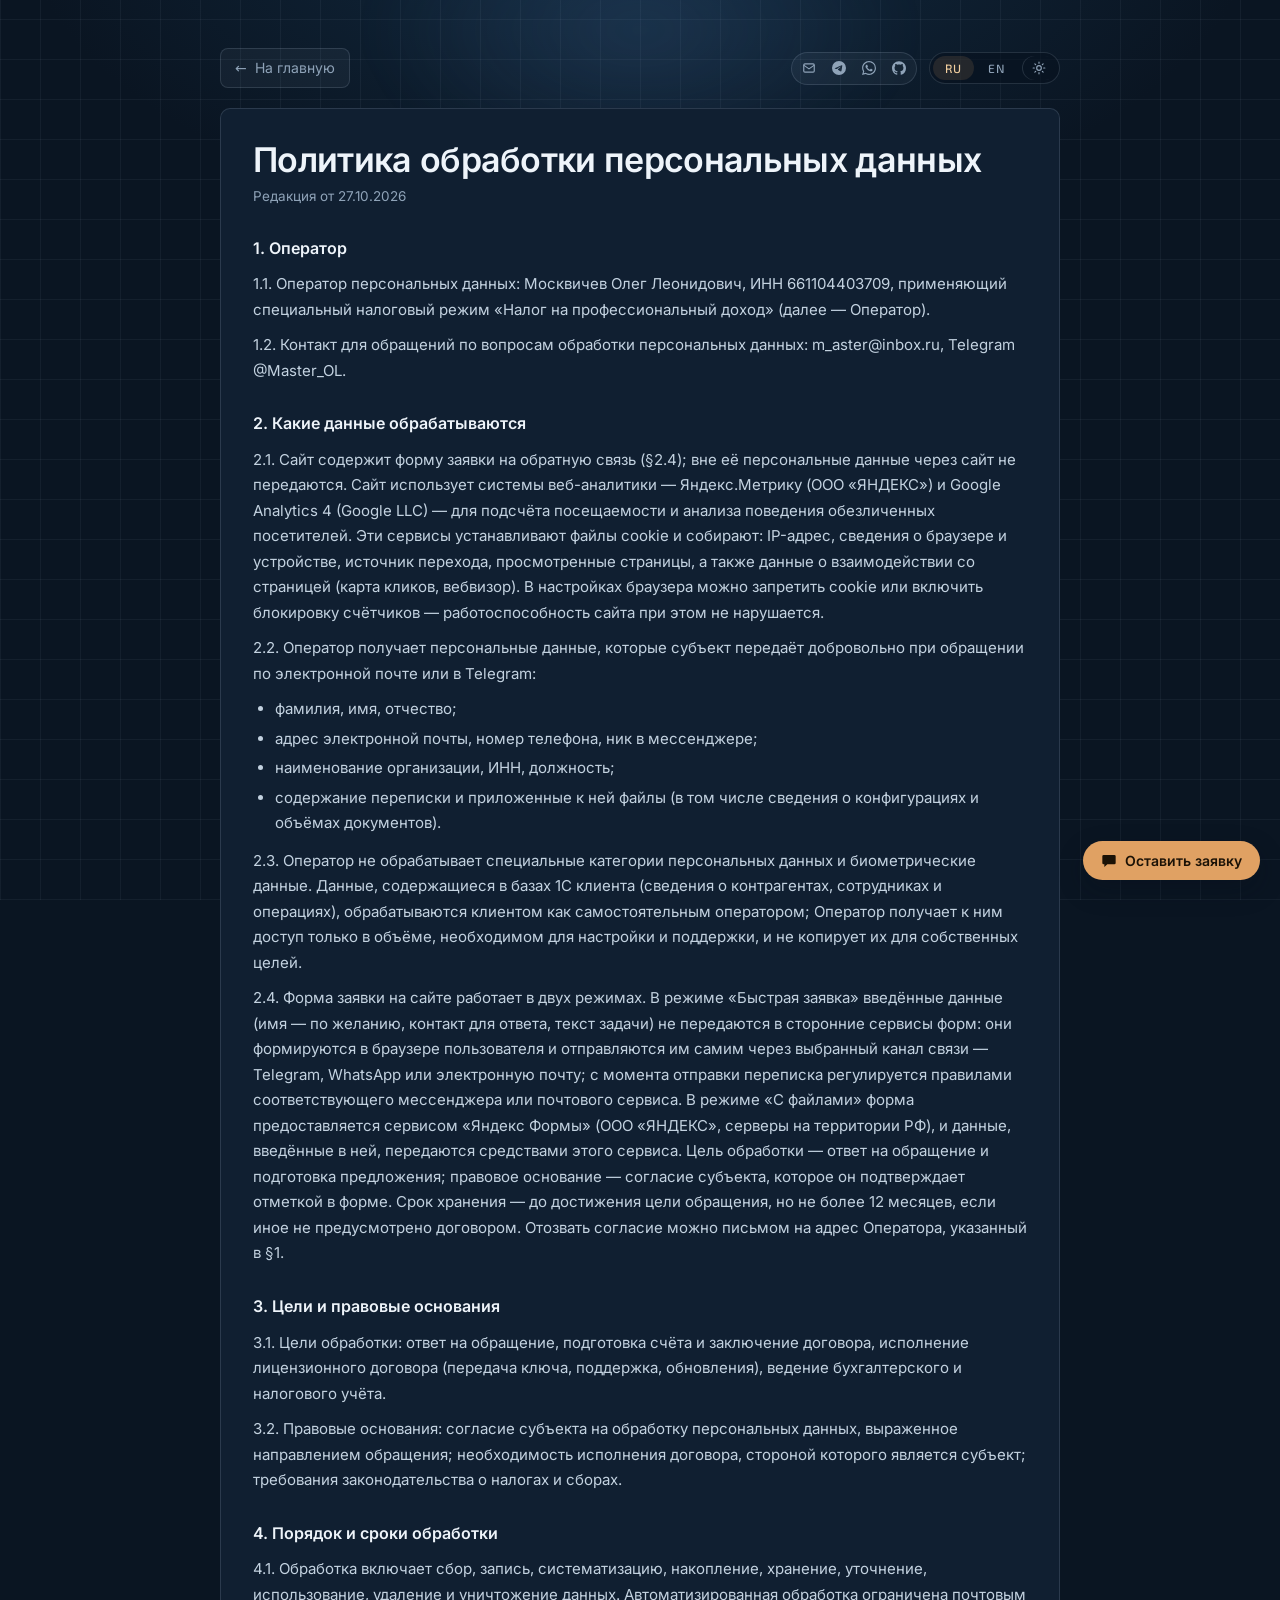
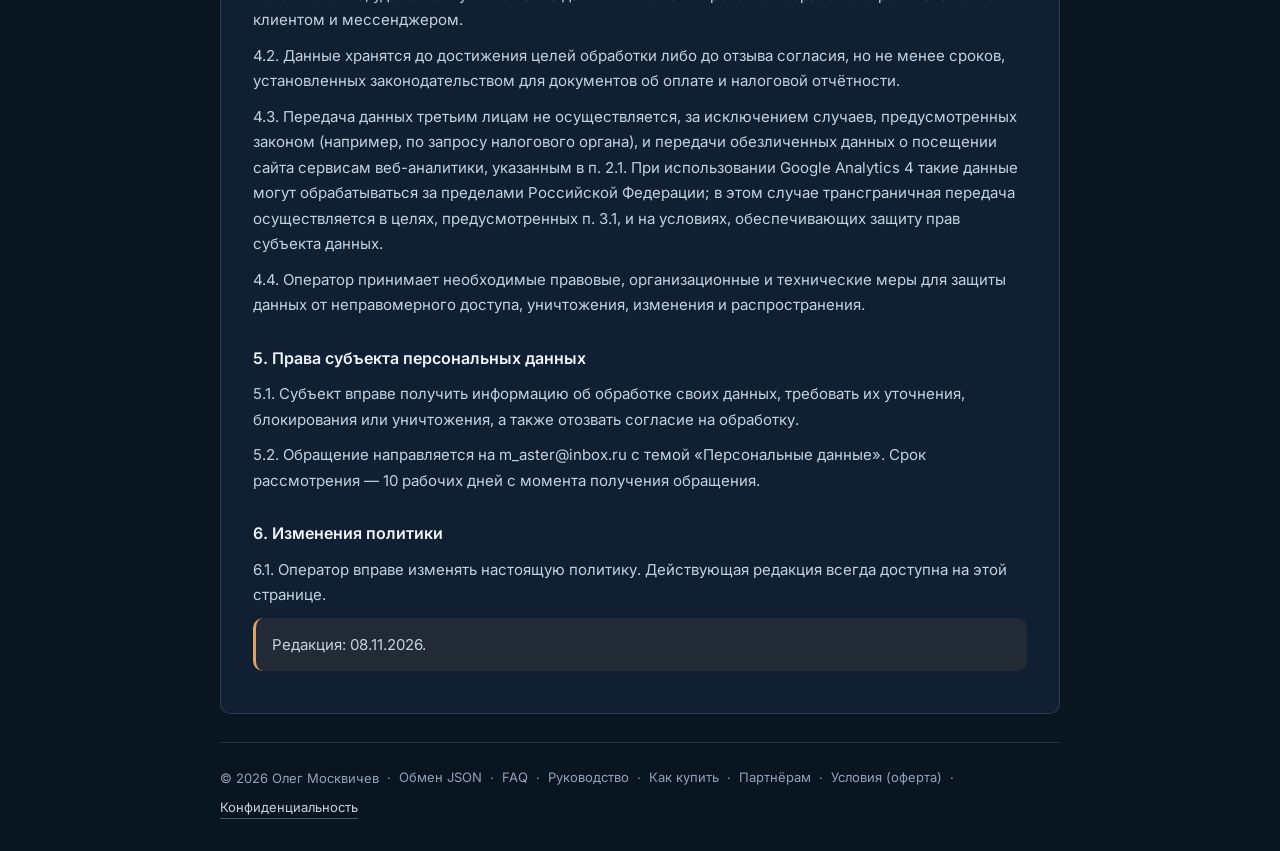
<file: privacy.html>
<!doctype html>
<html lang="ru" data-static-title data-title-ru="Политика обработки персональных данных — Обмен JSON">
<head>
  <meta charset="utf-8">
  <meta name="viewport" content="width=device-width, initial-scale=1">
  <title>Политика обработки персональных данных — Обмен JSON</title>
  <meta name="description" content="Политика обработки персональных данных: какие данные получает оператор при обращении по почте, цели, сроки хранения и права субъекта данных.">
  <meta name="robots" content="index, follow">
  <link rel="canonical" href="https://obmenjson.ru/privacy.html">
  <meta property="og:type" content="website">
  <meta property="og:title" content="Политика обработки персональных данных — Обмен JSON">
  <meta property="og:description" content="Политика обработки персональных данных: какие данные получает оператор при обращении по почте, цели, сроки хранения и права субъекта данных.">
  <meta property="og:site_name" content="Обмен JSON">
  <meta property="og:locale" content="ru_RU">
  <meta property="og:url" content="https://obmenjson.ru/privacy.html">
  <meta property="og:image" content="https://obmenjson.ru/assets/og.png">
  <meta property="og:image:width" content="1200">
  <meta property="og:image:height" content="630">
  <meta name="twitter:card" content="summary_large_image">
  <meta name="twitter:title" content="Политика обработки персональных данных — Обмен JSON">
  <meta name="twitter:description" content="Политика обработки персональных данных: какие данные получает оператор при обращении по почте, цели, сроки хранения и права субъекта данных.">
  <meta name="twitter:image" content="https://obmenjson.ru/assets/og.png">
  <meta name="color-scheme" content="dark light">
  <meta name="theme-color" content="#070b0f">
  <script>
    (function () {
      try {
        if (localStorage.getItem('site-theme') === 'light') {
          document.documentElement.setAttribute('data-theme', 'light');
          var meta = document.querySelector('meta[name="theme-color"]');
          if (meta) meta.setAttribute('content', '#f2f5f7');
        }
      } catch (e) { /* приватный режим */ }
    })();
  </script>
  <link rel="icon" href="favicon.svg" type="image/svg+xml">
<link rel="stylesheet" href="assets/style.css">
  <link rel="stylesheet" href="assets/legal.css">
</head>
<body>
  <div class="glow" aria-hidden="true"></div>

  <div class="wrap">
    <div class="topbar">
      <a class="back" href="index.html">
        <span aria-hidden="true">←</span>
        <span class="i18n-ru" lang="ru">На главную</span>
        <span class="i18n-en" lang="en">Back to home</span>
      </a>
      <div class="contact-icons" aria-label="Контакты / Contacts">
        <a class="icon-btn" href="mailto:m_aster@inbox.ru" aria-label="E-mail" title="E-mail">
          <svg viewBox="0 0 24 24" aria-hidden="true" focusable="false" fill="none" stroke="currentColor" stroke-width="2" stroke-linecap="round" stroke-linejoin="round"><rect x="3" y="5" width="18" height="14" rx="2"/><path d="M3.5 7.5 12 13.5l8.5-6"/></svg>
        </a>
        <a class="icon-btn" href="https://t.me/Master_OL" target="_blank" rel="noopener" aria-label="Telegram" title="Telegram">
          <svg viewBox="0 0 24 24" aria-hidden="true" focusable="false" fill="currentColor"><path d="M11.944 0A12 12 0 0 0 0 12a12 12 0 0 0 12 12 12 12 0 0 0 12-12A12 12 0 0 0 12 0a12 12 0 0 0-.056 0zm4.962 7.224c.1-.002.321.023.465.14a.506.506 0 0 1 .171.325c.016.093.036.306.02.472-.18 1.898-.962 6.502-1.36 8.627-.168.9-.499 1.201-.82 1.23-.696.065-1.225-.46-1.9-.902-1.056-.693-1.653-1.124-2.678-1.8-1.185-.78-.417-1.21.258-1.91.177-.184 3.247-2.977 3.307-3.23.007-.032.014-.15-.056-.212s-.174-.041-.249-.024c-.106.024-1.793 1.14-5.061 3.345-.48.33-.913.49-1.302.48-.428-.008-1.252-.241-1.865-.44-.752-.245-1.349-.374-1.297-.789.027-.216.325-.437.893-.663 3.498-1.524 5.83-2.529 6.998-3.014 3.332-1.386 4.025-1.627 4.476-1.635z"/></svg>
        </a>
        <a class="icon-btn" href="https://wa.me/79685756688" target="_blank" rel="noopener" aria-label="WhatsApp" title="WhatsApp">
          <svg viewBox="0 0 24 24" aria-hidden="true" focusable="false" fill="currentColor"><path d="M17.472 14.382c-.297-.149-1.758-.867-2.03-.967-.273-.099-.471-.148-.67.15-.197.297-.767.966-.94 1.164-.173.199-.347.223-.644.075-.297-.15-1.255-.463-2.39-1.475-.883-.788-1.48-1.761-1.653-2.059-.173-.297-.018-.458.13-.606.134-.133.298-.347.446-.52.149-.174.198-.298.298-.497.099-.198.05-.371-.025-.52-.075-.149-.669-1.612-.916-2.207-.242-.579-.487-.5-.669-.51-.173-.008-.371-.01-.57-.01-.198 0-.52.074-.792.372-.272.297-1.04 1.016-1.04 2.479 0 1.462 1.065 2.875 1.213 3.074.149.198 2.096 3.2 5.077 4.487.709.306 1.262.489 1.694.625.712.227 1.36.195 1.871.118.571-.085 1.758-.719 2.006-1.413.248-.694.248-1.289.173-1.413-.074-.124-.272-.198-.57-.347m-5.421 7.403h-.004a9.87 9.87 0 01-5.031-1.378l-.361-.214-3.741.982.998-3.648-.235-.374a9.86 9.86 0 01-1.51-5.26c.001-5.45 4.436-9.884 9.888-9.884 2.64 0 5.122 1.03 6.988 2.898a9.825 9.825 0 012.893 6.994c-.003 5.45-4.437 9.884-9.885 9.884m8.413-18.297A11.815 11.815 0 0012.05 0C5.495 0 .16 5.335.157 11.892c0 2.096.547 4.142 1.588 5.945L.057 24l6.305-1.654a11.882 11.882 0 005.683 1.448h.005c6.554 0 11.89-5.335 11.893-11.893a11.821 11.821 0 00-3.48-8.413Z"/></svg>
        </a>
        <a class="icon-btn" href="https://github.com/MasterOLM" target="_blank" rel="noopener" aria-label="GitHub" title="GitHub">
          <svg viewBox="0 0 24 24" aria-hidden="true" focusable="false" fill="currentColor"><path d="M12 .297c-6.63 0-12 5.373-12 12 0 5.303 3.438 9.8 8.205 11.385.6.113.82-.258.82-.577 0-.285-.01-1.04-.015-2.04-3.338.724-4.042-1.61-4.042-1.61C4.422 18.07 3.633 17.7 3.633 17.7c-1.087-.744.084-.729.084-.729 1.205.084 1.838 1.236 1.838 1.236 1.07 1.835 2.809 1.305 3.495.998.108-.776.417-1.305.76-1.605-2.665-.3-5.466-1.332-5.466-5.93 0-1.31.465-2.38 1.235-3.22-.135-.303-.54-1.523.105-3.176 0 0 1.005-.322 3.3 1.23.96-.267 1.98-.399 3-.405 1.02.006 2.04.138 3 .405 2.28-1.552 3.285-1.23 3.285-1.23.645 1.653.24 2.873.12 3.176.765.84 1.23 1.91 1.23 3.22 0 4.61-2.805 5.625-5.475 5.92.42.36.81 1.096.81 2.22 0 1.606-.015 2.896-.015 3.286 0 .315.21.69.825.57C20.565 22.092 24 17.592 24 12.297c0-6.627-5.373-12-12-12"/></svg>
        </a>
      </div>
      <div class="lang-switch inline" role="group" aria-label="Язык и тема / Language and theme">
        <button type="button" data-set-lang="ru" lang="ru">RU</button>
        <button type="button" data-set-lang="en" lang="en">EN</button>
        <button type="button" class="theme-toggle" data-toggle-theme aria-label="Светлая тема"></button>
      </div>
    </div>

    <main>
      <article class="hero card page doc">
      <h1>Политика обработки персональных данных</h1>
      <p class="meta">Редакция от 27.10.2026</p>

      <p class="i18n-en" lang="en" style="color:var(--muted)">
        This legal document is provided in Russian; the Russian text prevails. For questions about personal data
        processing write to m_aster@inbox.ru.
      </p>

      <h2>1. Оператор</h2>
      <p>1.1. Оператор персональных данных: Москвичев Олег Леонидович, ИНН 661104403709, применяющий специальный налоговый режим «Налог на профессиональный доход» (далее — Оператор).</p>
      <p>1.2. Контакт для обращений по вопросам обработки персональных данных: m_aster@inbox.ru, Telegram @Master_OL.</p>

      <h2>2. Какие данные обрабатываются</h2>
      <p>2.1. Сайт содержит форму заявки на обратную связь (§2.4); вне её персональные данные через сайт не передаются. Сайт использует системы веб-аналитики — Яндекс.Метрику (ООО «ЯНДЕКС») и Google Analytics 4 (Google LLC) — для подсчёта посещаемости и анализа поведения обезличенных посетителей. Эти сервисы устанавливают файлы cookie и собирают: IP-адрес, сведения о браузере и устройстве, источник перехода, просмотренные страницы, а также данные о взаимодействии со страницей (карта кликов, вебвизор). В настройках браузера можно запретить cookie или включить блокировку счётчиков — работоспособность сайта при этом не нарушается.</p>
      <p>2.2. Оператор получает персональные данные, которые субъект передаёт добровольно при обращении по электронной почте или в Telegram:</p>
      <ul>
        <li>фамилия, имя, отчество;</li>
        <li>адрес электронной почты, номер телефона, ник в мессенджере;</li>
        <li>наименование организации, ИНН, должность;</li>
        <li>содержание переписки и приложенные к ней файлы (в том числе сведения о конфигурациях и объёмах документов).</li>
      </ul>
      <p>2.3. Оператор не обрабатывает специальные категории персональных данных и биометрические данные. Данные, содержащиеся в базах 1С клиента (сведения о контрагентах, сотрудниках и операциях), обрабатываются клиентом как самостоятельным оператором; Оператор получает к ним доступ только в объёме, необходимом для настройки и поддержки, и не копирует их для собственных целей.</p>
      <p>2.4. Форма заявки на сайте работает в двух режимах. В режиме «Быстрая заявка» введённые данные (имя — по желанию, контакт для ответа, текст задачи) не передаются в сторонние сервисы форм: они формируются в браузере пользователя и отправляются им самим через выбранный канал связи — Telegram, WhatsApp или электронную почту; с момента отправки переписка регулируется правилами соответствующего мессенджера или почтового сервиса. В режиме «С файлами» форма предоставляется сервисом «Яндекс Формы» (ООО «ЯНДЕКС», серверы на территории РФ), и данные, введённые в ней, передаются средствами этого сервиса. Цель обработки — ответ на обращение и подготовка предложения; правовое основание — согласие субъекта, которое он подтверждает отметкой в форме. Срок хранения — до достижения цели обращения, но не более 12 месяцев, если иное не предусмотрено договором. Отозвать согласие можно письмом на адрес Оператора, указанный в §1.</p>

      <h2>3. Цели и правовые основания</h2>
      <p>3.1. Цели обработки: ответ на обращение, подготовка счёта и заключение договора, исполнение лицензионного договора (передача ключа, поддержка, обновления), ведение бухгалтерского и налогового учёта.</p>
      <p>3.2. Правовые основания: согласие субъекта на обработку персональных данных, выраженное направлением обращения; необходимость исполнения договора, стороной которого является субъект; требования законодательства о налогах и сборах.</p>

      <h2>4. Порядок и сроки обработки</h2>
      <p>4.1. Обработка включает сбор, запись, систематизацию, накопление, хранение, уточнение, использование, удаление и уничтожение данных. Автоматизированная обработка ограничена почтовым клиентом и мессенджером.</p>
      <p>4.2. Данные хранятся до достижения целей обработки либо до отзыва согласия, но не менее сроков, установленных законодательством для документов об оплате и налоговой отчётности.</p>
      <p>4.3. Передача данных третьим лицам не осуществляется, за исключением случаев, предусмотренных законом (например, по запросу налогового органа), и передачи обезличенных данных о посещении сайта сервисам веб-аналитики, указанным в п. 2.1. При использовании Google Analytics 4 такие данные могут обрабатываться за пределами Российской Федерации; в этом случае трансграничная передача осуществляется в целях, предусмотренных п. 3.1, и на условиях, обеспечивающих защиту прав субъекта данных.</p>
      <p>4.4. Оператор принимает необходимые правовые, организационные и технические меры для защиты данных от неправомерного доступа, уничтожения, изменения и распространения.</p>

      <h2>5. Права субъекта персональных данных</h2>
      <p>5.1. Субъект вправе получить информацию об обработке своих данных, требовать их уточнения, блокирования или уничтожения, а также отозвать согласие на обработку.</p>
      <p>5.2. Обращение направляется на m_aster@inbox.ru с темой «Персональные данные». Срок рассмотрения — 10 рабочих дней с момента получения обращения.</p>

      <h2>6. Изменения политики</h2>
      <p>6.1. Оператор вправе изменять настоящую политику. Действующая редакция всегда доступна на этой странице.</p>

      <p class="note-line">Редакция: 08.11.2026.</p>
      </article>
    </main>

        <footer>
      <span>© <span id="year">2026</span>
        <span class="i18n-ru" lang="ru">Олег Москвичев</span>
        <span class="i18n-en" lang="en">Oleg Moskvichev</span>
      </span>
      <span class="dot" aria-hidden="true">·</span>
      <a class="foot-link" href="product.html"><span class="i18n-ru" lang="ru">Обмен JSON</span><span class="i18n-en" lang="en">JSON Exchange</span></a>
      <span class="dot" aria-hidden="true">·</span>
      <a class="foot-link" href="faq.html"><span class="i18n-ru" lang="ru">FAQ</span><span class="i18n-en" lang="en">FAQ</span></a>
      <span class="dot" aria-hidden="true">·</span>
      <a class="foot-link" href="install.html"><span class="i18n-ru" lang="ru">Руководство</span><span class="i18n-en" lang="en">Install guide</span></a>
      <span class="dot" aria-hidden="true">·</span>
      <a class="foot-link" href="purchase.html"><span class="i18n-ru" lang="ru">Как купить</span><span class="i18n-en" lang="en">How to buy</span></a>
      <span class="dot" aria-hidden="true">·</span>
      <a class="foot-link" href="partner.html"><span class="i18n-ru" lang="ru">Партнёрам</span><span class="i18n-en" lang="en">Partners</span></a>
      <span class="dot" aria-hidden="true">·</span>
      <a class="foot-link" href="terms.html"><span class="i18n-ru" lang="ru">Условия (оферта)</span><span class="i18n-en" lang="en">Terms</span></a>
      <span class="dot" aria-hidden="true">·</span>
      <a class="foot-link" href="privacy.html" aria-current="page"><span class="i18n-ru" lang="ru">Конфиденциальность</span><span class="i18n-en" lang="en">Privacy</span></a>
    </footer>
  </div>

  <script src="assets/main.js" defer></script>
  <script src="assets/analytics.js" defer></script>
</body>
</html>
</file>
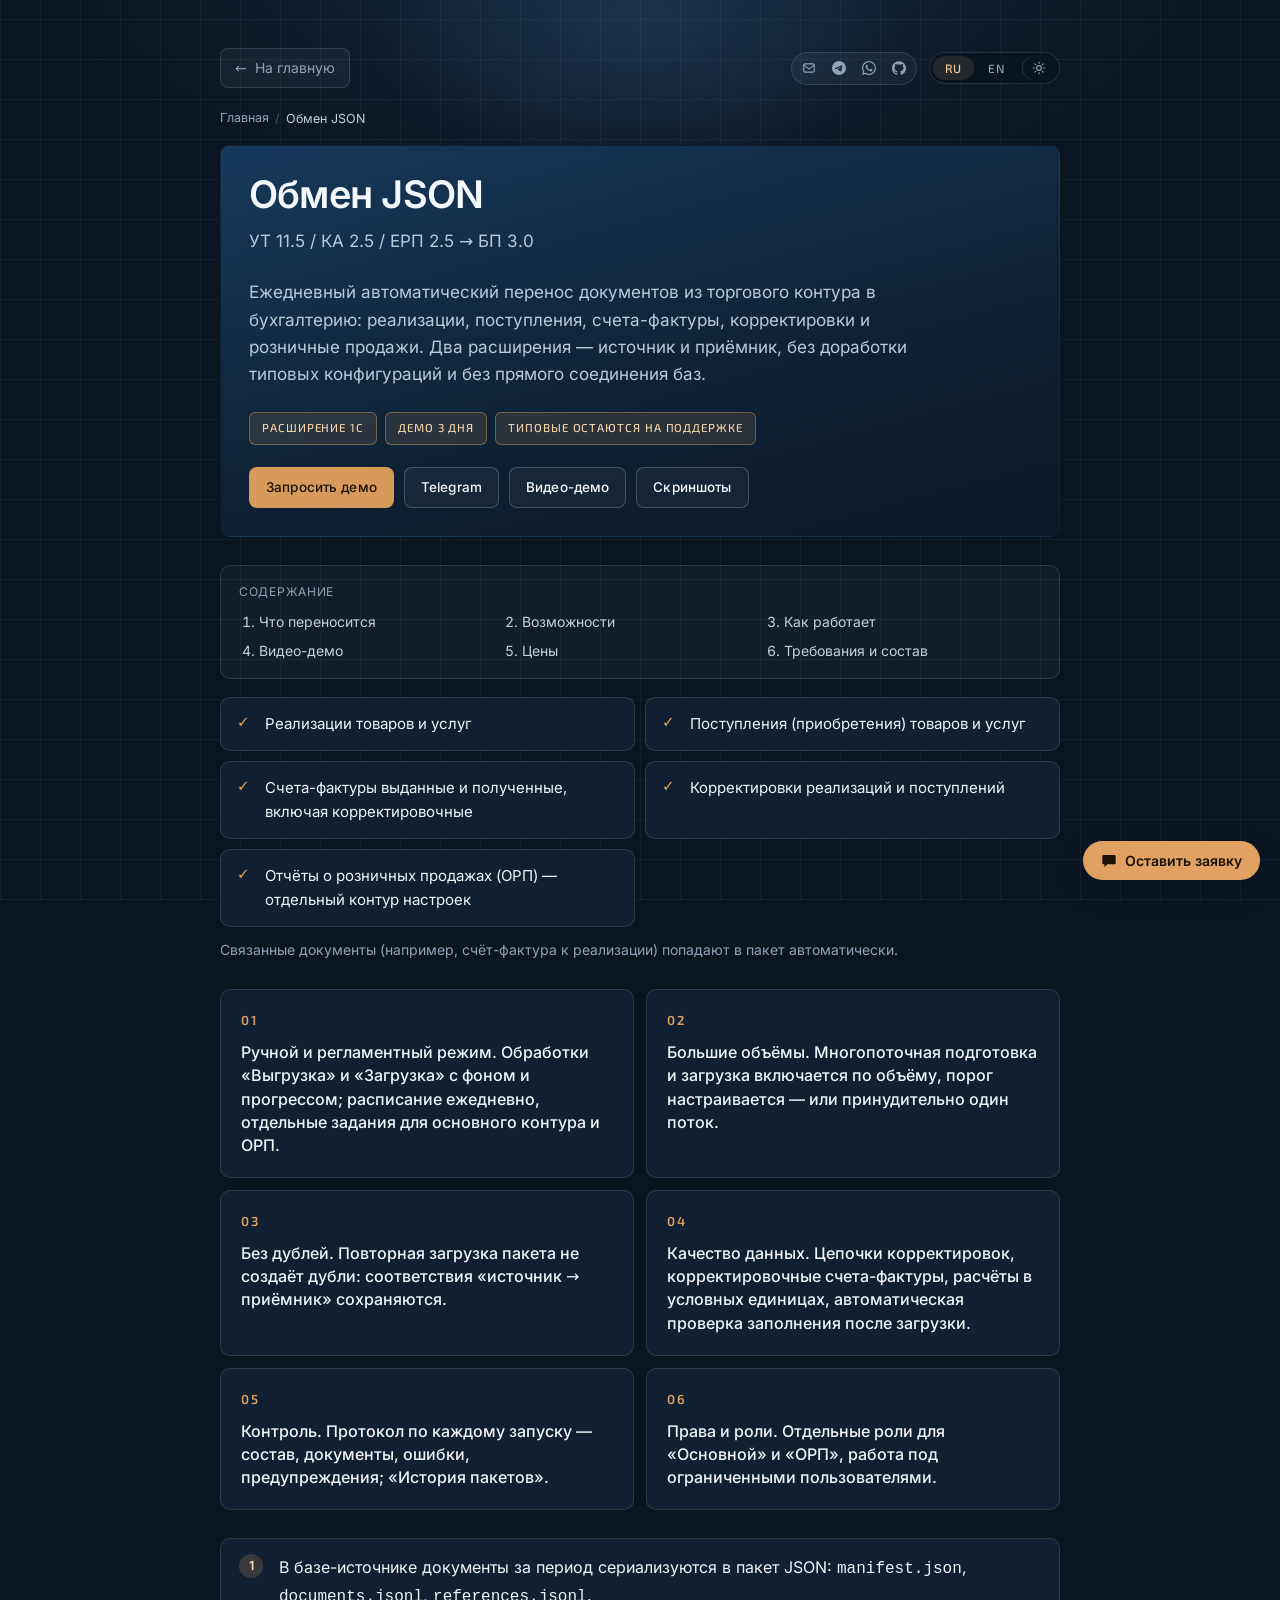
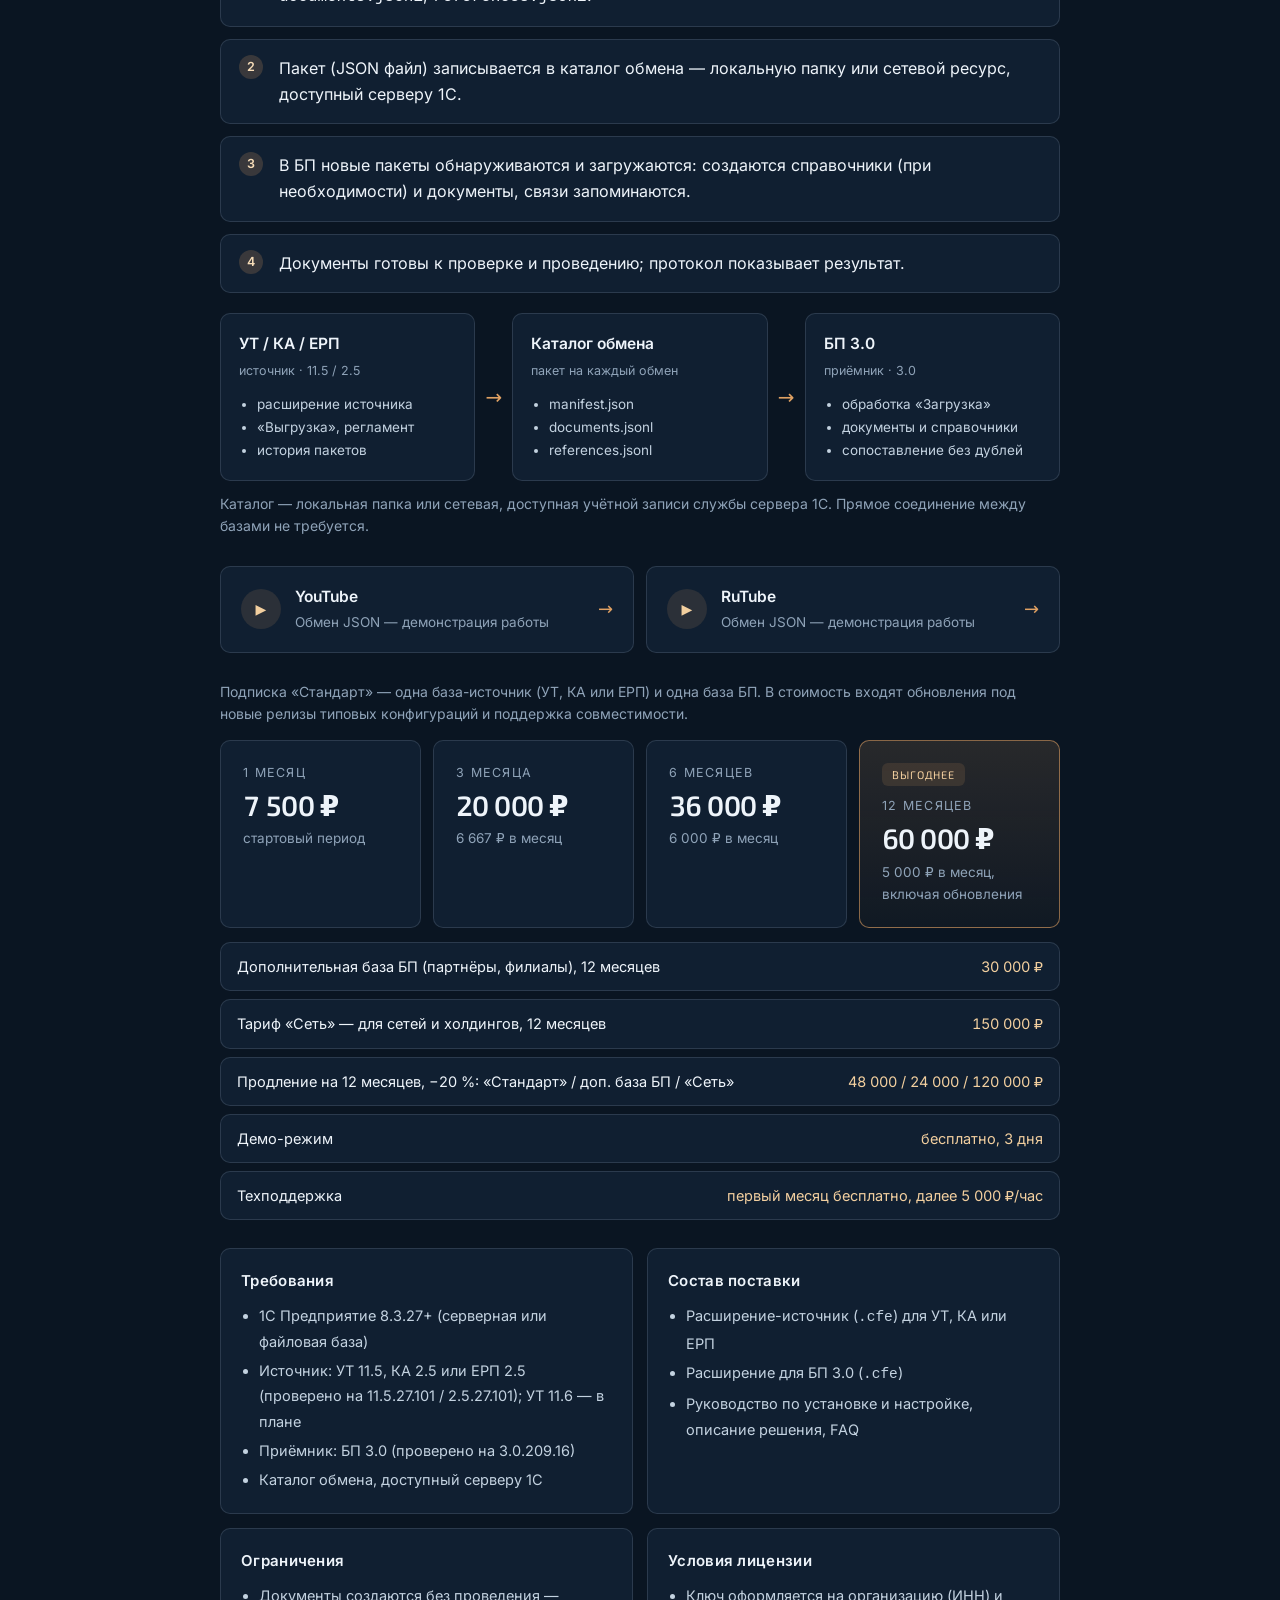
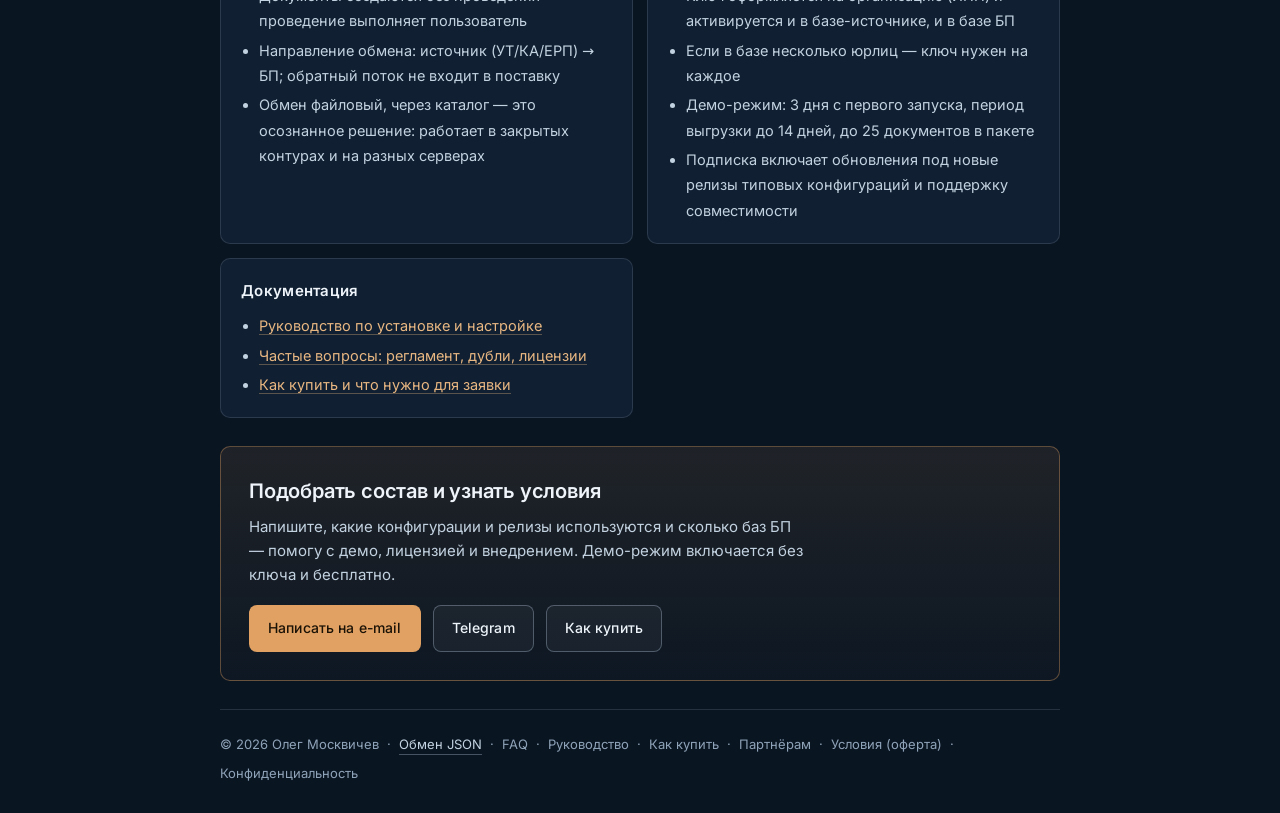
<file: product.html>
<!doctype html>
<html lang="ru" data-title-ru="Обмен JSON для 1С: УТ/КА/ЕРП → БП 3.0, расширения и автоматизация" data-title-en="JSON Exchange for 1C: UT/KA/ERP → BP 3.0 — exchange extensions">
<head>
  <meta charset="utf-8">
  <meta name="viewport" content="width=device-width, initial-scale=1">
  <title>Обмен JSON для 1С: УТ/КА/ЕРП → БП 3.0, расширения и автоматизация</title>
  <meta name="description" content="Расширения 1С для ежедневного обмена документами УТ 11.5, КА 2.5 и ЕРП 2.5 → БП 3.0: регламент, протоколы, защита от дублей, демо 3 дня.">
  <meta name="robots" content="index, follow, max-image-preview:large">
  <link rel="canonical" href="https://obmenjson.ru/product.html">
  <meta name="color-scheme" content="dark light">
  <meta name="theme-color" content="#070b0f">
  <script>
    (function () {
      try {
        if (localStorage.getItem('site-theme') === 'light') {
          document.documentElement.setAttribute('data-theme', 'light');
          var meta = document.querySelector('meta[name="theme-color"]');
          if (meta) meta.setAttribute('content', '#f2f5f7');
        }
      } catch (e) { /* приватный режим */ }
    })();
  </script>
  <link rel="icon" href="favicon.svg" type="image/svg+xml">
<link rel="stylesheet" href="assets/style.css">
  <link rel="stylesheet" href="assets/product.css">
  <meta property="og:type" content="product">
  <meta property="og:title" content="Обмен JSON для 1С: УТ/КА/ЕРП → БП 3.0, расширения и автоматизация">
  <meta property="og:description" content="Расширения 1С для ежедневного обмена документами УТ 11.5, КА 2.5 и ЕРП 2.5 → БП 3.0: регламент, протоколы, защита от дублей, демо 3 дня.">
  <meta property="og:site_name" content="Обмен JSON">
  <meta property="og:locale" content="ru_RU">
  <meta property="og:url" content="https://obmenjson.ru/product.html">
  <meta property="og:image" content="https://obmenjson.ru/assets/og/og-product.png">
  <meta property="og:image:width" content="1200">
  <meta property="og:image:height" content="630">
  <meta name="twitter:card" content="summary_large_image">
  <meta name="twitter:title" content="Обмен JSON для 1С: УТ/КА/ЕРП → БП 3.0, расширения и автоматизация">
  <meta name="twitter:description" content="Расширения 1С для ежедневного обмена документами УТ 11.5, КА 2.5 и ЕРП 2.5 → БП 3.0: регламент, протоколы, защита от дублей, демо 3 дня.">
  <meta name="twitter:image" content="https://obmenjson.ru/assets/og/og-product.png">

  <script type="application/ld+json">
  {
    "@context": "https://schema.org",
    "@graph": [
      {
        "@type": "SoftwareApplication",
        "@id": "https://obmenjson.ru/product.html#app",
        "name": "Обмен JSON",
        "alternateName": "JSON Exchange",
        "applicationCategory": "BusinessApplication",
        "applicationSubCategory": "Обмен данными 1С",
        "operatingSystem": "Windows Server; 1С Предприятие 8.3",
        "url": "https://obmenjson.ru/product.html",
        "description": "Два расширения 1С для ежедневного автоматического переноса документов из УТ 11.5, КА 2.5 и ЕРП 2.5 в Бухгалтерию предприятия 3.0 по JSON: реализации, поступления, счета-фактуры, корректировки, розничные продажи.",
        "image": [
          "https://obmenjson.ru/assets/product/ut-settings.png",
          "https://obmenjson.ru/assets/product/ka-settings.png",
          "https://obmenjson.ru/assets/product/erp-settings.png",
          "https://obmenjson.ru/assets/product/ut-progress.png",
          "https://obmenjson.ru/assets/product/bp-settings.png",
          "https://obmenjson.ru/assets/product/bp-progress.png"
        ],
        "inLanguage": "ru-RU",
        "featureList": [
          "Ручной и регламентный режим выгрузки и загрузки",
          "Перенос реализаций, поступлений, счетов-фактур, корректировок и отчётов о розничных продажах",
          "Протоколы обмена и история пакетов",
          "Защита от повторной загрузки документов",
          "Без доработки типовых конфигураций и без прямого соединения баз"
        ],
        "publisher": {
          "@type": "Person",
          "name": "Олег Москвичев",
          "url": "https://obmenjson.ru/"
        },
        "offers": [
          {
            "@type": "Offer",
            "name": "Стандарт, 1 месяц",
            "price": "7500",
            "priceCurrency": "RUB",
            "availability": "https://schema.org/InStock",
            "url": "https://obmenjson.ru/purchase.html"
          },
          {
            "@type": "Offer",
            "name": "Стандарт, 3 месяца",
            "price": "20000",
            "priceCurrency": "RUB",
            "availability": "https://schema.org/InStock",
            "url": "https://obmenjson.ru/purchase.html"
          },
          {
            "@type": "Offer",
            "name": "Стандарт, 6 месяцев",
            "price": "36000",
            "priceCurrency": "RUB",
            "availability": "https://schema.org/InStock",
            "url": "https://obmenjson.ru/purchase.html"
          },
          {
            "@type": "Offer",
            "name": "Стандарт, 12 месяцев",
            "price": "60000",
            "priceCurrency": "RUB",
            "availability": "https://schema.org/InStock",
            "url": "https://obmenjson.ru/purchase.html"
          }
        ]
      },
      {
        "@type": "BreadcrumbList",
        "@id": "https://obmenjson.ru/product.html#breadcrumbs",
        "itemListElement": [
          {
            "@type": "ListItem",
            "position": 1,
            "name": "Главная",
            "item": "https://obmenjson.ru/"
          },
          {
            "@type": "ListItem",
            "position": 2,
            "name": "Обмен JSON",
            "item": "https://obmenjson.ru/product.html"
          }
        ]
      }
    ]
  }
  </script>
</head>
<body>
  <div class="glow" aria-hidden="true"></div>

  <div class="wrap">
    <div class="topbar">
      <a class="back" href="index.html">
        <span aria-hidden="true">←</span>
        <span class="i18n-ru" lang="ru">На главную</span>
        <span class="i18n-en" lang="en">Back to home</span>
      </a>
      <div class="contact-icons" aria-label="Контакты / Contacts">
        <a class="icon-btn" href="mailto:m_aster@inbox.ru" aria-label="E-mail" title="E-mail">
          <svg viewBox="0 0 24 24" aria-hidden="true" focusable="false" fill="none" stroke="currentColor" stroke-width="2" stroke-linecap="round" stroke-linejoin="round"><rect x="3" y="5" width="18" height="14" rx="2"/><path d="M3.5 7.5 12 13.5l8.5-6"/></svg>
        </a>
        <a class="icon-btn" href="https://t.me/Master_OL" target="_blank" rel="noopener" aria-label="Telegram" title="Telegram">
          <svg viewBox="0 0 24 24" aria-hidden="true" focusable="false" fill="currentColor"><path d="M11.944 0A12 12 0 0 0 0 12a12 12 0 0 0 12 12 12 12 0 0 0 12-12A12 12 0 0 0 12 0a12 12 0 0 0-.056 0zm4.962 7.224c.1-.002.321.023.465.14a.506.506 0 0 1 .171.325c.016.093.036.306.02.472-.18 1.898-.962 6.502-1.36 8.627-.168.9-.499 1.201-.82 1.23-.696.065-1.225-.46-1.9-.902-1.056-.693-1.653-1.124-2.678-1.8-1.185-.78-.417-1.21.258-1.91.177-.184 3.247-2.977 3.307-3.23.007-.032.014-.15-.056-.212s-.174-.041-.249-.024c-.106.024-1.793 1.14-5.061 3.345-.48.33-.913.49-1.302.48-.428-.008-1.252-.241-1.865-.44-.752-.245-1.349-.374-1.297-.789.027-.216.325-.437.893-.663 3.498-1.524 5.83-2.529 6.998-3.014 3.332-1.386 4.025-1.627 4.476-1.635z"/></svg>
        </a>
        <a class="icon-btn" href="https://wa.me/79685756688" target="_blank" rel="noopener" aria-label="WhatsApp" title="WhatsApp">
          <svg viewBox="0 0 24 24" aria-hidden="true" focusable="false" fill="currentColor"><path d="M17.472 14.382c-.297-.149-1.758-.867-2.03-.967-.273-.099-.471-.148-.67.15-.197.297-.767.966-.94 1.164-.173.199-.347.223-.644.075-.297-.15-1.255-.463-2.39-1.475-.883-.788-1.48-1.761-1.653-2.059-.173-.297-.018-.458.13-.606.134-.133.298-.347.446-.52.149-.174.198-.298.298-.497.099-.198.05-.371-.025-.52-.075-.149-.669-1.612-.916-2.207-.242-.579-.487-.5-.669-.51-.173-.008-.371-.01-.57-.01-.198 0-.52.074-.792.372-.272.297-1.04 1.016-1.04 2.479 0 1.462 1.065 2.875 1.213 3.074.149.198 2.096 3.2 5.077 4.487.709.306 1.262.489 1.694.625.712.227 1.36.195 1.871.118.571-.085 1.758-.719 2.006-1.413.248-.694.248-1.289.173-1.413-.074-.124-.272-.198-.57-.347m-5.421 7.403h-.004a9.87 9.87 0 01-5.031-1.378l-.361-.214-3.741.982.998-3.648-.235-.374a9.86 9.86 0 01-1.51-5.26c.001-5.45 4.436-9.884 9.888-9.884 2.64 0 5.122 1.03 6.988 2.898a9.825 9.825 0 012.893 6.994c-.003 5.45-4.437 9.884-9.885 9.884m8.413-18.297A11.815 11.815 0 0012.05 0C5.495 0 .16 5.335.157 11.892c0 2.096.547 4.142 1.588 5.945L.057 24l6.305-1.654a11.882 11.882 0 005.683 1.448h.005c6.554 0 11.89-5.335 11.893-11.893a11.821 11.821 0 00-3.48-8.413Z"/></svg>
        </a>
        <a class="icon-btn" href="https://github.com/MasterOLM" target="_blank" rel="noopener" aria-label="GitHub" title="GitHub">
          <svg viewBox="0 0 24 24" aria-hidden="true" focusable="false" fill="currentColor"><path d="M12 .297c-6.63 0-12 5.373-12 12 0 5.303 3.438 9.8 8.205 11.385.6.113.82-.258.82-.577 0-.285-.01-1.04-.015-2.04-3.338.724-4.042-1.61-4.042-1.61C4.422 18.07 3.633 17.7 3.633 17.7c-1.087-.744.084-.729.084-.729 1.205.084 1.838 1.236 1.838 1.236 1.07 1.835 2.809 1.305 3.495.998.108-.776.417-1.305.76-1.605-2.665-.3-5.466-1.332-5.466-5.93 0-1.31.465-2.38 1.235-3.22-.135-.303-.54-1.523.105-3.176 0 0 1.005-.322 3.3 1.23.96-.267 1.98-.399 3-.405 1.02.006 2.04.138 3 .405 2.28-1.552 3.285-1.23 3.285-1.23.645 1.653.24 2.873.12 3.176.765.84 1.23 1.91 1.23 3.22 0 4.61-2.805 5.625-5.475 5.92.42.36.81 1.096.81 2.22 0 1.606-.015 2.896-.015 3.286 0 .315.21.69.825.57C20.565 22.092 24 17.592 24 12.297c0-6.627-5.373-12-12-12"/></svg>
        </a>
      </div>
      <div class="lang-switch inline" role="group" aria-label="Язык и тема / Language and theme">
        <button type="button" data-set-lang="ru" lang="ru">RU</button>
        <button type="button" data-set-lang="en" lang="en">EN</button>
        <button type="button" class="theme-toggle" data-toggle-theme aria-label="Светлая тема"></button>
      </div>
    </div>

    <nav class="crumbs" aria-label="Хлебные крошки / Breadcrumbs">
      <ol>
        <li><a href="index.html"><span class="i18n-ru" lang="ru">Главная</span><span class="i18n-en" lang="en">Home</span></a></li>
        <li><span aria-current="page"><span class="i18n-ru" lang="ru">Обмен JSON</span><span class="i18n-en" lang="en">JSON Exchange</span></span></li>
      </ol>
    </nav>

    <header class="hero card">
      <h1>
        <span class="i18n-ru" lang="ru">Обмен JSON</span>
        <span class="i18n-en" lang="en">JSON Exchange</span>
      </h1>

      <p class="role">
        <span class="i18n-ru" lang="ru">УТ 11.5 / КА 2.5 / ЕРП 2.5 → БП 3.0</span>
        <span class="i18n-en" lang="en">UT 11.5 / KA 2.5 / ERP 2.5 → BP 3.0</span>
      </p>

      <p class="lead">
        <span class="i18n-ru" lang="ru">Ежедневный автоматический перенос документов из торгового контура в бухгалтерию: реализации, поступления, счета-фактуры, корректировки и розничные продажи. Два расширения — источник и приёмник, без доработки типовых конфигураций и без прямого соединения баз.</span>
        <span class="i18n-en" lang="en">Day-to-day automated transfer of documents from the operational contour into accounting: sales, purchases, invoices, adjustments and retail sales. Two extensions — source and target — with no changes to standard configurations and no direct database connection.</span>
      </p>

      <div class="badges">
        <span class="badge">
          <span class="i18n-ru" lang="ru">Расширение 1С</span>
          <span class="i18n-en" lang="en">1C extension</span>
        </span>
        <span class="badge">
          <span class="i18n-ru" lang="ru">Демо 3 дня</span>
          <span class="i18n-en" lang="en">3-day demo</span>
        </span>
        <span class="badge">
          <span class="i18n-ru" lang="ru">Типовые остаются на поддержке</span>
          <span class="i18n-en" lang="en">Standard configs stay supported</span>
        </span>
      </div>

      <div class="actions">
        <a class="btn btn-primary" href="mailto:m_aster@inbox.ru?subject=%D0%9E%D0%B1%D0%BC%D0%B5%D0%BD%20JSON%3A%20%D0%B4%D0%B5%D0%BC%D0%BE">
          <span class="i18n-ru" lang="ru">Запросить демо</span>
          <span class="i18n-en" lang="en">Request a demo</span>
        </a>
        <a class="btn" href="https://t.me/Master_OL" target="_blank" rel="noopener">Telegram</a>
        <a class="btn" href="#video">
          <span class="i18n-ru" lang="ru">Видео-демо</span>
          <span class="i18n-en" lang="en">Video demo</span>
        </a>
        <button class="btn" type="button" data-shots-open hidden>
          <span class="i18n-ru" lang="ru">Скриншоты</span>
          <span class="i18n-en" lang="en">Screenshots</span>
        </button>
      </div>
    </header>

    <main>
      <nav class="toc" aria-label="Содержание / Contents">
        <p>
          <span class="i18n-ru" lang="ru">Содержание</span>
          <span class="i18n-en" lang="en">Contents</span>
        </p>
        <ol>
          <li><a href="#what"><span class="i18n-ru" lang="ru">Что переносится</span><span class="i18n-en" lang="en">What is transferred</span></a></li>
          <li><a href="#features"><span class="i18n-ru" lang="ru">Возможности</span><span class="i18n-en" lang="en">Features</span></a></li>
          <li><a href="#how"><span class="i18n-ru" lang="ru">Как работает</span><span class="i18n-en" lang="en">How it works</span></a></li>
          <li><a href="#video"><span class="i18n-ru" lang="ru">Видео-демо</span><span class="i18n-en" lang="en">Video demo</span></a></li>
          <li><a href="#price"><span class="i18n-ru" lang="ru">Цены</span><span class="i18n-en" lang="en">Pricing</span></a></li>
          <li><a href="#specs"><span class="i18n-ru" lang="ru">Требования и состав</span><span class="i18n-en" lang="en">Requirements</span></a></li>
        </ol>
      </nav>

      <section id="what" aria-labelledby="what-title">
        <h2 class="sr-only" id="what-title">
          <span class="i18n-ru" lang="ru">Что переносится</span>
          <span class="i18n-en" lang="en">What is transferred</span>
        </h2>

        <ul class="checks">
          <li>
            <span class="i18n-ru" lang="ru">Реализации товаров и услуг</span>
            <span class="i18n-en" lang="en">Sales of goods and services</span>
          </li>
          <li>
            <span class="i18n-ru" lang="ru">Поступления (приобретения) товаров и услуг</span>
            <span class="i18n-en" lang="en">Purchases of goods and services</span>
          </li>
          <li>
            <span class="i18n-ru" lang="ru">Счета-фактуры выданные и полученные, включая корректировочные</span>
            <span class="i18n-en" lang="en">Issued and received invoices, including corrective ones</span>
          </li>
          <li>
            <span class="i18n-ru" lang="ru">Корректировки реализаций и поступлений</span>
            <span class="i18n-en" lang="en">Sales and purchase adjustments</span>
          </li>
          <li>
            <span class="i18n-ru" lang="ru">Отчёты о розничных продажах (ОРП) — отдельный контур настроек</span>
            <span class="i18n-en" lang="en">Retail sales reports — a separate settings contour</span>
          </li>
        </ul>

        <p class="hint">
          <span class="i18n-ru" lang="ru">Связанные документы (например, счёт-фактура к реализации) попадают в пакет автоматически.</span>
          <span class="i18n-en" lang="en">Related documents (for example, an invoice linked to a sale) are included in the package automatically.</span>
        </p>
      </section>

      <section id="features" aria-labelledby="features-title">
        <h2 class="sr-only" id="features-title">
          <span class="i18n-ru" lang="ru">Возможности</span>
          <span class="i18n-en" lang="en">Features</span>
        </h2>

        <ul class="grid">
          <li class="card point">
            <span class="num">01</span>
            <h3>
              <span class="i18n-ru" lang="ru">Ручной и регламентный режим. Обработки «Выгрузка» и «Загрузка» с фоном и прогрессом; расписание ежедневно, отдельные задания для основного контура и ОРП.</span>
              <span class="i18n-en" lang="en">Manual and scheduled modes. “Export” and “Import” tools with background run and progress; daily schedules, separate jobs for the main contour and retail.</span>
            </h3>
          </li>
          <li class="card point">
            <span class="num">02</span>
            <h3>
              <span class="i18n-ru" lang="ru">Большие объёмы. Многопоточная подготовка и загрузка включается по объёму, порог настраивается — или принудительно один поток.</span>
              <span class="i18n-en" lang="en">Large volumes. Multi-threaded preparation and loading is enabled by volume with a configurable threshold — or forced single-threaded.</span>
            </h3>
          </li>
          <li class="card point">
            <span class="num">03</span>
            <h3>
              <span class="i18n-ru" lang="ru">Без дублей. Повторная загрузка пакета не создаёт дубли: соответствия «источник → приёмник» сохраняются.</span>
              <span class="i18n-en" lang="en">No duplicates. Re-loading a package does not create duplicates: source → target mappings are stored.</span>
            </h3>
          </li>
          <li class="card point">
            <span class="num">04</span>
            <h3>
              <span class="i18n-ru" lang="ru">Качество данных. Цепочки корректировок, корректировочные счета-фактуры, расчёты в условных единицах, автоматическая проверка заполнения после загрузки.</span>
              <span class="i18n-en" lang="en">Data quality. Adjustment chains, corrective invoices, currency-unit settlements, automatic validation of loaded documents.</span>
            </h3>
          </li>
          <li class="card point">
            <span class="num">05</span>
            <h3>
              <span class="i18n-ru" lang="ru">Контроль. Протокол по каждому запуску — состав, документы, ошибки, предупреждения; «История пакетов».</span>
              <span class="i18n-en" lang="en">Control. A protocol for every run — content, documents, errors, warnings; plus package history.</span>
            </h3>
          </li>
          <li class="card point">
            <span class="num">06</span>
            <h3>
              <span class="i18n-ru" lang="ru">Права и роли. Отдельные роли для «Основной» и «ОРП», работа под ограниченными пользователями.</span>
              <span class="i18n-en" lang="en">Access rights. Separate roles for the main contour and retail; works for restricted users.</span>
            </h3>
          </li>
        </ul>
      </section>

      <section id="how" aria-labelledby="how-title">
        <h2 class="sr-only" id="how-title">
          <span class="i18n-ru" lang="ru">Как работает</span>
          <span class="i18n-en" lang="en">How it works</span>
        </h2>

        <ol class="steps">
          <li>
            <span class="i18n-ru" lang="ru">В базе-источнике документы за период сериализуются в пакет JSON: <code>manifest.json</code>, <code>documents.jsonl</code>, <code>references.jsonl</code>.</span>
            <span class="i18n-en" lang="en">In the source database documents for the period are serialized into a JSON package: <code>manifest.json</code>, <code>documents.jsonl</code>, <code>references.jsonl</code>.</span>
          </li>
          <li>
            <span class="i18n-ru" lang="ru">Пакет (JSON файл) записывается в каталог обмена — локальную папку или сетевой ресурс, доступный серверу 1С.</span>
            <span class="i18n-en" lang="en">The package is written into the exchange folder — a local path or a network share available to the 1C server.</span>
          </li>
          <li>
            <span class="i18n-ru" lang="ru">В БП новые пакеты обнаруживаются и загружаются: создаются справочники (при необходимости) и документы, связи запоминаются.</span>
            <span class="i18n-en" lang="en">In the target database new packages are detected and loaded: reference items (when needed) and documents are created, mappings are stored.</span>
          </li>
          <li>
            <span class="i18n-ru" lang="ru">Документы готовы к проверке и проведению; протокол показывает результат.</span>
            <span class="i18n-en" lang="en">Documents are ready for review and posting; the protocol shows the result.</span>
          </li>
        </ol>

        <div class="flow">
          <div class="flow-node">
            <h3>
              <span class="i18n-ru" lang="ru">УТ / КА / ЕРП</span>
              <span class="i18n-en" lang="en">UT / KA / ERP</span>
            </h3>
            <p class="sub">
              <span class="i18n-ru" lang="ru">источник · 11.5 / 2.5</span>
              <span class="i18n-en" lang="en">source · 11.5 / 2.5</span>
            </p>
            <ul>
              <li><span class="i18n-ru" lang="ru">расширение источника</span><span class="i18n-en" lang="en">source extension</span></li>
              <li><span class="i18n-ru" lang="ru">«Выгрузка», регламент</span><span class="i18n-en" lang="en">“Export”, schedules</span></li>
              <li><span class="i18n-ru" lang="ru">история пакетов</span><span class="i18n-en" lang="en">package history</span></li>
            </ul>
          </div>

          <div class="flow-arrow" aria-hidden="true">→</div>

          <div class="flow-node">
            <h3>
              <span class="i18n-ru" lang="ru">Каталог обмена</span>
              <span class="i18n-en" lang="en">Exchange folder</span>
            </h3>
            <p class="sub">
              <span class="i18n-ru" lang="ru">пакет на каждый обмен</span>
              <span class="i18n-en" lang="en">one package per exchange</span>
            </p>
            <ul>
              <li>manifest.json</li>
              <li>documents.jsonl</li>
              <li>references.jsonl</li>
            </ul>
          </div>

          <div class="flow-arrow" aria-hidden="true">→</div>

          <div class="flow-node">
            <h3>
              <span class="i18n-ru" lang="ru">БП 3.0</span>
              <span class="i18n-en" lang="en">BP 3.0</span>
            </h3>
            <p class="sub">
              <span class="i18n-ru" lang="ru">приёмник · 3.0</span>
              <span class="i18n-en" lang="en">target · 3.0</span>
            </p>
            <ul>
              <li><span class="i18n-ru" lang="ru">обработка «Загрузка»</span><span class="i18n-en" lang="en">“Import” tool</span></li>
              <li><span class="i18n-ru" lang="ru">документы и справочники</span><span class="i18n-en" lang="en">documents and reference items</span></li>
              <li><span class="i18n-ru" lang="ru">сопоставление без дублей</span><span class="i18n-en" lang="en">matching without duplicates</span></li>
            </ul>
          </div>
        </div>

        <p class="hint" style="margin-top:12px">
          <span class="i18n-ru" lang="ru">Каталог — локальная папка или сетевая, доступная учётной записи службы сервера 1С. Прямое соединение между базами не требуется.</span>
          <span class="i18n-en" lang="en">The folder is local or a network share available to the 1C server service account. No direct database connection is required.</span>
        </p>
      </section>

      <!-- ВИДЕО -->
      <section id="video" aria-labelledby="video-title">
        <h2 class="sr-only" id="video-title">
          <span class="i18n-ru" lang="ru">Видео-демо</span>
          <span class="i18n-en" lang="en">Video demo</span>
        </h2>

        <div class="videos">
          <a class="card video" href="https://youtu.be/PQdphnDBTsk" target="_blank" rel="noopener">
            <span class="play" aria-hidden="true">▶</span>
            <span class="video-text">
              <span class="video-name">YouTube</span>
              <span class="video-sub">
                <span class="i18n-ru" lang="ru">Обмен JSON — демонстрация работы</span>
                <span class="i18n-en" lang="en">JSON Exchange — walkthrough</span>
              </span>
            </span>
            <span class="arrow" aria-hidden="true">→</span>
          </a>

          <a class="card video" href="https://rutube.ru/video/6ba603a06744ea2517671c64031672e8/" target="_blank" rel="noopener">
            <span class="play" aria-hidden="true">▶</span>
            <span class="video-text">
              <span class="video-name">RuTube</span>
              <span class="video-sub">
                <span class="i18n-ru" lang="ru">Обмен JSON — демонстрация работы</span>
                <span class="i18n-en" lang="en">JSON Exchange — walkthrough</span>
              </span>
            </span>
            <span class="arrow" aria-hidden="true">→</span>
          </a>
        </div>
      </section>

      <section id="price" aria-labelledby="price-title">
        <h2 class="sr-only" id="price-title">
          <span class="i18n-ru" lang="ru">Цены</span>
          <span class="i18n-en" lang="en">Pricing</span>
        </h2>

        <p class="hint" style="margin-bottom:14px">
          <span class="i18n-ru" lang="ru">Подписка «Стандарт» — одна база-источник (УТ, КА или ЕРП) и одна база БП. В стоимость входят обновления под новые релизы типовых конфигураций и поддержка совместимости.</span>
          <span class="i18n-en" lang="en">The “Standard” subscription covers one source database (UT, KA or ERP) and one BP database. Updates for new standard configuration releases and compatibility support are included.</span>
        </p>

        <div class="prices">
          <div class="card price">
            <span class="term">
              <span class="i18n-ru" lang="ru">1 месяц</span>
              <span class="i18n-en" lang="en">1 month</span>
            </span>
            <span class="sum">7 500 ₽</span>
            <span class="desc">
              <span class="i18n-ru" lang="ru">стартовый период</span>
              <span class="i18n-en" lang="en">starter term</span>
            </span>
          </div>

          <div class="card price">
            <span class="term">
              <span class="i18n-ru" lang="ru">3 месяца</span>
              <span class="i18n-en" lang="en">3 months</span>
            </span>
            <span class="sum">20 000 ₽</span>
            <span class="desc">
              <span class="i18n-ru" lang="ru">6 667 ₽ в месяц</span>
              <span class="i18n-en" lang="en">₽6,667 per month</span>
            </span>
          </div>

          <div class="card price">
            <span class="term">
              <span class="i18n-ru" lang="ru">6 месяцев</span>
              <span class="i18n-en" lang="en">6 months</span>
            </span>
            <span class="sum">36 000 ₽</span>
            <span class="desc">
              <span class="i18n-ru" lang="ru">6 000 ₽ в месяц</span>
              <span class="i18n-en" lang="en">₽6,000 per month</span>
            </span>
          </div>

          <div class="card price best">
            <span class="tag">
              <span class="i18n-ru" lang="ru">выгоднее</span>
              <span class="i18n-en" lang="en">best value</span>
            </span>
            <span class="term">
              <span class="i18n-ru" lang="ru">12 месяцев</span>
              <span class="i18n-en" lang="en">12 months</span>
            </span>
            <span class="sum">60 000 ₽</span>
            <span class="desc">
              <span class="i18n-ru" lang="ru">5 000 ₽ в месяц, включая обновления</span>
              <span class="i18n-en" lang="en">₽5,000 per month, updates included</span>
            </span>
          </div>
        </div>

        <ul class="rows">
          <li>
            <span class="i18n-ru" lang="ru">Дополнительная база БП (партнёры, филиалы), 12 месяцев</span>
            <span class="i18n-en" lang="en">Additional BP database (partners, branches), 12 months</span>
            <span class="val">30 000 ₽</span>
          </li>
          <li>
            <span class="i18n-ru" lang="ru">Тариф «Сеть» — для сетей и холдингов, 12 месяцев</span>
            <span class="i18n-en" lang="en">“Network” plan for groups and holdings, 12 months</span>
            <span class="val">150 000 ₽</span>
          </li>
          <li>
            <span class="i18n-ru" lang="ru">Продление на 12 месяцев, −20 %: «Стандарт» / доп. база БП / «Сеть»</span>
            <span class="i18n-en" lang="en">12-month renewal, −20%: Standard / extra BP database / Network</span>
            <span class="val">48 000 / 24 000 / 120 000 ₽</span>
          </li>
          <li>
            <span class="i18n-ru" lang="ru">Демо-режим</span>
            <span class="i18n-en" lang="en">Demo mode</span>
            <span class="val">
              <span class="i18n-ru" lang="ru">бесплатно, 3 дня</span>
              <span class="i18n-en" lang="en">free, 3 days</span>
            </span>
          </li>
          <li>
            <span class="i18n-ru" lang="ru">Техподдержка</span>
            <span class="i18n-en" lang="en">Technical support</span>
            <span class="val">
              <span class="i18n-ru" lang="ru">первый месяц бесплатно, далее 5 000 ₽/час</span>
              <span class="i18n-en" lang="en">first month free, then ₽5,000 per hour</span>
            </span>
          </li>
        </ul>
      </section>

      <section id="specs" aria-labelledby="specs-title">
        <h2 class="sr-only" id="specs-title">
          <span class="i18n-ru" lang="ru">Требования, состав, ограничения</span>
          <span class="i18n-en" lang="en">Requirements, deliverables, limitations</span>
        </h2>

        <div class="specs">
          <div class="card spec">
            <h3>
              <span class="i18n-ru" lang="ru">Требования</span>
              <span class="i18n-en" lang="en">Requirements</span>
            </h3>
            <ul>
              <li>
                <span class="i18n-ru" lang="ru">1С Предприятие 8.3.27+ (серверная или файловая база)</span>
                <span class="i18n-en" lang="en">1C:Enterprise 8.3.27+ (server or file infobase)</span>
              </li>
              <li>
                <span class="i18n-ru" lang="ru">Источник: УТ 11.5, КА 2.5 или ЕРП 2.5 (проверено на 11.5.27.101 / 2.5.27.101); УТ 11.6 — в плане</span>
                <span class="i18n-en" lang="en">Source: UT 11.5, KA 2.5 or ERP 2.5 (verified on 11.5.27.101 / 2.5.27.101); UT 11.6 is planned</span>
              </li>
              <li>
                <span class="i18n-ru" lang="ru">Приёмник: БП 3.0 (проверено на 3.0.209.16)</span>
                <span class="i18n-en" lang="en">Target: BP 3.0 (verified on 3.0.209.16)</span>
              </li>
              <li>
                <span class="i18n-ru" lang="ru">Каталог обмена, доступный серверу 1С</span>
                <span class="i18n-en" lang="en">Exchange folder accessible to the 1C server</span>
              </li>
            </ul>
          </div>

          <div class="card spec">
            <h3>
              <span class="i18n-ru" lang="ru">Состав поставки</span>
              <span class="i18n-en" lang="en">What you get</span>
            </h3>
            <ul>
              <li>
                <span class="i18n-ru" lang="ru">Расширение-источник (<code>.cfe</code>) для УТ, КА или ЕРП</span>
                <span class="i18n-en" lang="en">Source extension (<code>.cfe</code>) for UT, KA or ERP</span>
              </li>
              <li>
                <span class="i18n-ru" lang="ru">Расширение для БП 3.0 (<code>.cfe</code>)</span>
                <span class="i18n-en" lang="en">Extension for BP 3.0 (<code>.cfe</code>)</span>
              </li>
              <li>
                <span class="i18n-ru" lang="ru">Руководство по установке и настройке, описание решения, FAQ</span>
                <span class="i18n-en" lang="en">Installation and setup guide, solution overview, FAQ</span>
              </li>
            </ul>
          </div>

          <div class="card spec">
            <h3>
              <span class="i18n-ru" lang="ru">Ограничения</span>
              <span class="i18n-en" lang="en">Limitations</span>
            </h3>
            <ul>
              <li>
                <span class="i18n-ru" lang="ru">Документы создаются без проведения — проведение выполняет пользователь</span>
                <span class="i18n-en" lang="en">Documents are created unposted — the user posts them</span>
              </li>
              <li>
                <span class="i18n-ru" lang="ru">Направление обмена: источник (УТ/КА/ЕРП) → БП; обратный поток не входит в поставку</span>
                <span class="i18n-en" lang="en">Direction: source (UT/KA/ERP) → BP; the reverse flow is not included</span>
              </li>
              <li>
                <span class="i18n-ru" lang="ru">Обмен файловый, через каталог — это осознанное решение: работает в закрытых контурах и на разных серверах</span>
                <span class="i18n-en" lang="en">File-based exchange through a folder by design: works in closed environments and across servers</span>
              </li>
            </ul>
          </div>

          <div class="card spec">
            <h3>
              <span class="i18n-ru" lang="ru">Условия лицензии</span>
              <span class="i18n-en" lang="en">License terms</span>
            </h3>
            <ul>
              <li>
                <span class="i18n-ru" lang="ru">Ключ оформляется на организацию (ИНН) и активируется и в базе-источнике, и в базе БП</span>
                <span class="i18n-en" lang="en">The key is issued per company (tax ID) and activated in both the source and the BP database</span>
              </li>
              <li>
                <span class="i18n-ru" lang="ru">Если в базе несколько юрлиц — ключ нужен на каждое</span>
                <span class="i18n-en" lang="en">If a database holds several legal entities, each needs its own key</span>
              </li>
              <li>
                <span class="i18n-ru" lang="ru">Демо-режим: 3 дня с первого запуска, период выгрузки до 14 дней, до 25 документов в пакете</span>
                <span class="i18n-en" lang="en">Demo mode: 3 days from the first run, export period up to 14 days, up to 25 documents per package</span>
              </li>
              <li>
                <span class="i18n-ru" lang="ru">Подписка включает обновления под новые релизы типовых конфигураций и поддержку совместимости</span>
                <span class="i18n-en" lang="en">The subscription includes updates for new standard releases and compatibility support</span>
              </li>
            </ul>
          </div>

          <div class="card spec">
            <h3>
              <span class="i18n-ru" lang="ru">Документация</span>
              <span class="i18n-en" lang="en">Documentation</span>
            </h3>
            <ul>
              <li>
                <a href="install.html"><span class="i18n-ru" lang="ru">Руководство по установке и настройке</span><span class="i18n-en" lang="en">Installation and setup guide</span></a>
              </li>
              <li>
                <a href="faq.html"><span class="i18n-ru" lang="ru">Частые вопросы: регламент, дубли, лицензии</span><span class="i18n-en" lang="en">FAQ: scheduling, duplicates, licensing</span></a>
              </li>
              <li>
                <a href="purchase.html"><span class="i18n-ru" lang="ru">Как купить и что нужно для заявки</span><span class="i18n-en" lang="en">How to buy and what to include in a request</span></a>
              </li>
            </ul>
          </div>
        </div>
      </section>

      <section aria-labelledby="cta-title">
        <div class="card cta-card">
          <h2 id="cta-title">
            <span class="i18n-ru" lang="ru">Подобрать состав и узнать условия</span>
            <span class="i18n-en" lang="en">Get a quote and the terms</span>
          </h2>
          <p>
            <span class="i18n-ru" lang="ru">Напишите, какие конфигурации и релизы используются и сколько баз БП — помогу с демо, лицензией и внедрением. Демо-режим включается без ключа и бесплатно.</span>
            <span class="i18n-en" lang="en">Tell me which configurations and releases you run and how many BP databases you have — I will help with the demo, licensing and rollout. The demo runs without a key and free of charge.</span>
          </p>
          <div class="actions">
            <a class="btn btn-primary" href="mailto:m_aster@inbox.ru?subject=%D0%9E%D0%B1%D0%BC%D0%B5%D0%BD%20JSON%3A%20%D0%B4%D0%B5%D0%BC%D0%BE">
              <span class="i18n-ru" lang="ru">Написать на e-mail</span>
              <span class="i18n-en" lang="en">Write an e-mail</span>
            </a>
            <a class="btn" href="https://t.me/Master_OL" target="_blank" rel="noopener">Telegram</a>
            <a class="btn" href="purchase.html">
              <span class="i18n-ru" lang="ru">Как купить</span>
              <span class="i18n-en" lang="en">How to buy</span>
            </a>
          </div>
        </div>
      </section>
    </main>

        <footer>
      <span>© <span id="year">2026</span>
        <span class="i18n-ru" lang="ru">Олег Москвичев</span>
        <span class="i18n-en" lang="en">Oleg Moskvichev</span>
      </span>
      <span class="dot" aria-hidden="true">·</span>
      <a class="foot-link" href="product.html" aria-current="page"><span class="i18n-ru" lang="ru">Обмен JSON</span><span class="i18n-en" lang="en">JSON Exchange</span></a>
      <span class="dot" aria-hidden="true">·</span>
      <a class="foot-link" href="faq.html"><span class="i18n-ru" lang="ru">FAQ</span><span class="i18n-en" lang="en">FAQ</span></a>
      <span class="dot" aria-hidden="true">·</span>
      <a class="foot-link" href="install.html"><span class="i18n-ru" lang="ru">Руководство</span><span class="i18n-en" lang="en">Install guide</span></a>
      <span class="dot" aria-hidden="true">·</span>
      <a class="foot-link" href="purchase.html"><span class="i18n-ru" lang="ru">Как купить</span><span class="i18n-en" lang="en">How to buy</span></a>
      <span class="dot" aria-hidden="true">·</span>
      <a class="foot-link" href="partner.html"><span class="i18n-ru" lang="ru">Партнёрам</span><span class="i18n-en" lang="en">Partners</span></a>
      <span class="dot" aria-hidden="true">·</span>
      <a class="foot-link" href="terms.html"><span class="i18n-ru" lang="ru">Условия (оферта)</span><span class="i18n-en" lang="en">Terms</span></a>
      <span class="dot" aria-hidden="true">·</span>
      <a class="foot-link" href="privacy.html"><span class="i18n-ru" lang="ru">Конфиденциальность</span><span class="i18n-en" lang="en">Privacy</span></a>
    </footer>
  </div>

  <script type="application/json" id="shots-data">
  [
    {
      "src": "assets/product/ut-settings.png",
      "alt": "Выгрузка JSON в УТ: настройки, период и типы документов",
      "ru": "Выгрузка JSON в источнике (УТ 11.5): вариант настроек, период, типы документов",
      "en": "JSON export in the source (UT 11.5): settings profile, period, document types"
    },
    {
      "src": "assets/product/ka-settings.png",
      "alt": "Выгрузка JSON в КА: настройки, период и типы документов",
      "ru": "Та же обработка выгрузки в КА 2.5: единый интерфейс для всех конфигураций-источников",
      "en": "The same export tool in KA 2.5: one interface for every source configuration"
    },
    {
      "src": "assets/product/erp-settings.png",
      "alt": "Выгрузка JSON в ЕРП: настройки, период и типы документов",
      "ru": "Обработка выгрузки в ЕРП 2.5: тот же набор настроек и параметров",
      "en": "The export tool in ERP 2.5: the same settings and options"
    },
    {
      "src": "assets/product/ut-progress.png",
      "alt": "Фоновое выполнение выгрузки с индикатором прогресса",
      "ru": "Фоновое выполнение выгрузки: индикатор прогресса и число документов в пакете",
      "en": "Background export: progress indicator and the number of documents in the package"
    },
    {
      "src": "assets/product/bp-settings.png",
      "alt": "Загрузка JSON в БП: каталог и ключ пакета, параметры потоков",
      "ru": "Загрузка JSON в БП: каталог пакета, ключ пакета, параметры потоков",
      "en": "JSON import in BP: package folder, package key, threading options"
    },
    {
      "src": "assets/product/bp-progress.png",
      "alt": "Фоновое выполнение загрузки в БП с индикатором прогресса",
      "ru": "Фоновое выполнение загрузки в БП: прогресс по документам пакета",
      "en": "Background import in BP: per-document progress for the package"
    }
  ]
  </script>

  <script src="assets/main.js" defer></script>
  <script src="assets/analytics.js" defer></script>
</body>
</html>
</file>
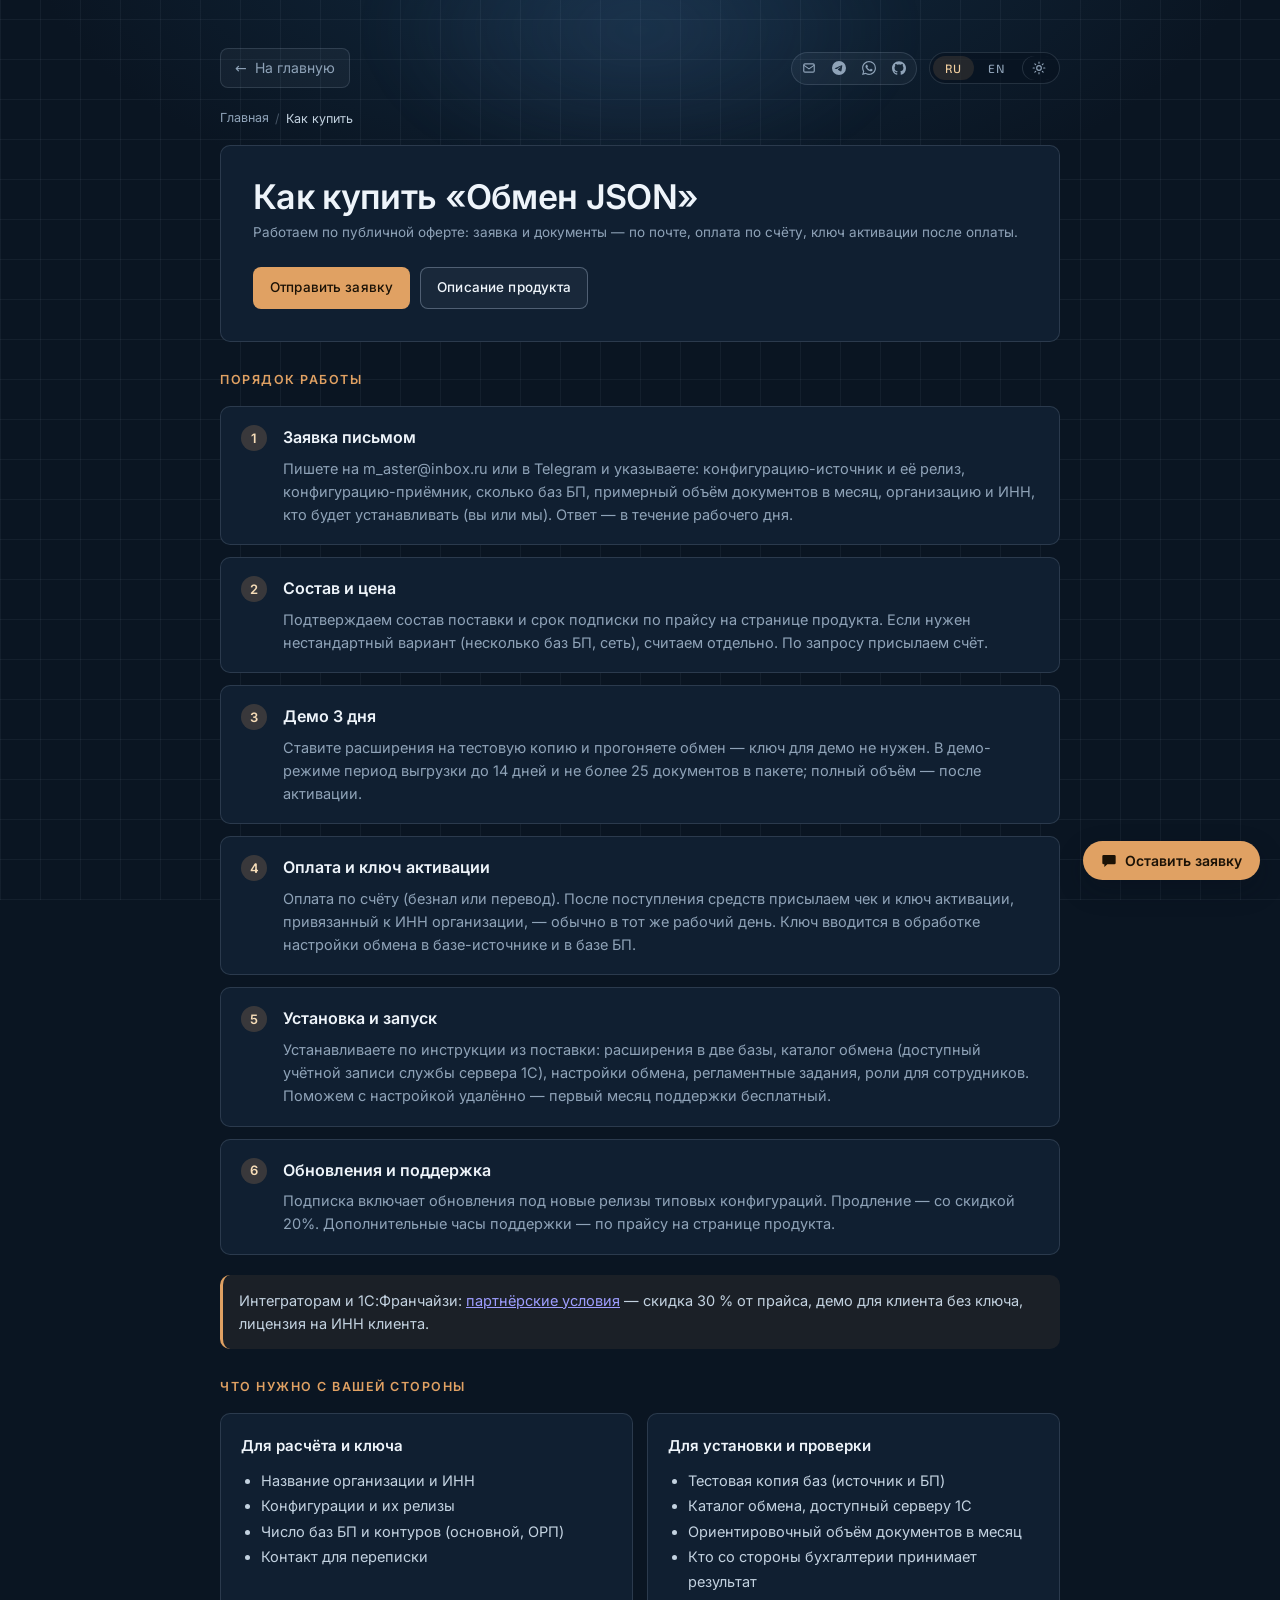
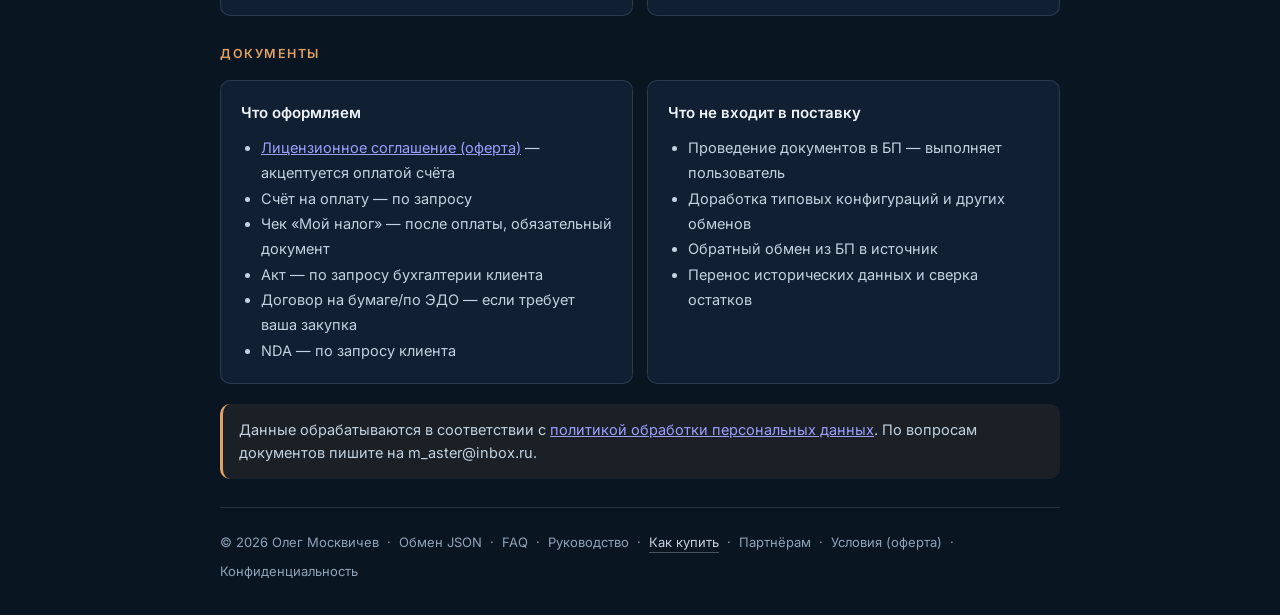
<file: purchase.html>
<!doctype html>
<html lang="ru" data-title-ru="Купить «Обмен JSON» — 1С обмены: цены, оплата, ключ активации" data-title-en="How to buy JSON Exchange — process">
<head>
  <meta charset="utf-8">
  <meta name="viewport" content="width=device-width, initial-scale=1">
  <title>Купить «Обмен JSON» — 1С обмены: цены, оплата, ключ активации</title>
  <meta name="description" content="Покупка 1С обмена «Обмен JSON»: заявка по почте, состав и цена, демо 3 дня, счёт и оплата, ключ активации, установка и поддержка.">
  <meta name="robots" content="index, follow, max-image-preview:large">
  <link rel="canonical" href="https://obmenjson.ru/purchase.html">
  <meta property="og:type" content="website">
  <meta property="og:title" content="Купить «Обмен JSON» — 1С обмены: цены, оплата, ключ активации">
  <meta property="og:description" content="Покупка 1С обмена «Обмен JSON»: заявка по почте, состав и цена, демо 3 дня, счёт и оплата, ключ активации, установка и поддержка.">
  <meta property="og:site_name" content="Обмен JSON">
  <meta property="og:locale" content="ru_RU">
  <meta property="og:url" content="https://obmenjson.ru/purchase.html">
  <meta property="og:image" content="https://obmenjson.ru/assets/og/og-purchase.png">
  <meta property="og:image:width" content="1200">
  <meta property="og:image:height" content="630">
  <meta name="twitter:card" content="summary_large_image">
  <meta name="twitter:title" content="Купить «Обмен JSON» — 1С обмены: цены, оплата, ключ активации">
  <meta name="twitter:description" content="Покупка 1С обмена «Обмен JSON»: заявка по почте, состав и цена, демо 3 дня, счёт и оплата, ключ активации, установка и поддержка.">
  <meta name="twitter:image" content="https://obmenjson.ru/assets/og/og-purchase.png">
  <meta name="color-scheme" content="dark light">
  <meta name="theme-color" content="#070b0f">
  <script>
    (function () {
      try {
        if (localStorage.getItem('site-theme') === 'light') {
          document.documentElement.setAttribute('data-theme', 'light');
          var meta = document.querySelector('meta[name="theme-color"]');
          if (meta) meta.setAttribute('content', '#f2f5f7');
        }
      } catch (e) { /* приватный режим */ }
    })();
  </script>
  <link rel="icon" href="favicon.svg" type="image/svg+xml">
<link rel="stylesheet" href="assets/style.css">
  <link rel="stylesheet" href="assets/legal.css">

  <script type="application/ld+json">
  {
    "@context": "https://schema.org",
    "@graph": [
      {
        "@type": "HowTo",
        "@id": "https://obmenjson.ru/purchase.html#howto",
        "name": "Как купить «Обмен JSON»",
        "description": "Порядок покупки расширений «Обмен JSON»: заявка, состав и цена, демо, оплата и ключ активации, установка.",
        "totalTime": "P3D",
        "step": [
          {
            "@type": "HowToStep",
            "position": 1,
            "name": "Заявка письмом",
            "text": "Написать на m_aster@inbox.ru или в Telegram: конфигурация-источник и её релиз, конфигурация-приёмник, число баз БП, объём документов в месяц, организация и ИНН.",
            "url": "https://obmenjson.ru/purchase.html#steps-title"
          },
          {
            "@type": "HowToStep",
            "position": 2,
            "name": "Состав и цена",
            "text": "Подтверждение состава поставки и срока подписки по прайсу; для нестандартных вариантов — отдельный расчёт, счёт по запросу.",
            "url": "https://obmenjson.ru/purchase.html#steps-title"
          },
          {
            "@type": "HowToStep",
            "position": 3,
            "name": "Демо 3 дня",
            "text": "Установка расширений на тестовую копию и прогон обмена без ключа: период до 14 дней и до 25 документов в пакете.",
            "url": "https://obmenjson.ru/purchase.html#steps-title"
          },
          {
            "@type": "HowToStep",
            "position": 4,
            "name": "Оплата и ключ активации",
            "text": "Оплата по счёту, затем чек и ключ активации, привязанный к ИНН организации.",
            "url": "https://obmenjson.ru/purchase.html#steps-title"
          },
          {
            "@type": "HowToStep",
            "position": 5,
            "name": "Установка и запуск",
            "text": "Установка по инструкции: расширения в две базы, каталог обмена, настройки, регламентные задания, роли; помощь с настройкой удалённо.",
            "url": "https://obmenjson.ru/purchase.html#steps-title"
          }
        ]
      },
      {
        "@type": "BreadcrumbList",
        "@id": "https://obmenjson.ru/purchase.html#breadcrumbs",
        "itemListElement": [
          {
            "@type": "ListItem",
            "position": 1,
            "name": "Главная",
            "item": "https://obmenjson.ru/"
          },
          {
            "@type": "ListItem",
            "position": 2,
            "name": "Как купить",
            "item": "https://obmenjson.ru/purchase.html"
          }
        ]
      }
    ]
  }
  </script>
</head>
<body>
  <div class="glow" aria-hidden="true"></div>

  <div class="wrap">
    <div class="topbar">
      <a class="back" href="index.html">
        <span aria-hidden="true">←</span>
        <span class="i18n-ru" lang="ru">На главную</span>
        <span class="i18n-en" lang="en">Back to home</span>
      </a>
      <div class="contact-icons" aria-label="Контакты / Contacts">
        <a class="icon-btn" href="mailto:m_aster@inbox.ru" aria-label="E-mail" title="E-mail">
          <svg viewBox="0 0 24 24" aria-hidden="true" focusable="false" fill="none" stroke="currentColor" stroke-width="2" stroke-linecap="round" stroke-linejoin="round"><rect x="3" y="5" width="18" height="14" rx="2"/><path d="M3.5 7.5 12 13.5l8.5-6"/></svg>
        </a>
        <a class="icon-btn" href="https://t.me/Master_OL" target="_blank" rel="noopener" aria-label="Telegram" title="Telegram">
          <svg viewBox="0 0 24 24" aria-hidden="true" focusable="false" fill="currentColor"><path d="M11.944 0A12 12 0 0 0 0 12a12 12 0 0 0 12 12 12 12 0 0 0 12-12A12 12 0 0 0 12 0a12 12 0 0 0-.056 0zm4.962 7.224c.1-.002.321.023.465.14a.506.506 0 0 1 .171.325c.016.093.036.306.02.472-.18 1.898-.962 6.502-1.36 8.627-.168.9-.499 1.201-.82 1.23-.696.065-1.225-.46-1.9-.902-1.056-.693-1.653-1.124-2.678-1.8-1.185-.78-.417-1.21.258-1.91.177-.184 3.247-2.977 3.307-3.23.007-.032.014-.15-.056-.212s-.174-.041-.249-.024c-.106.024-1.793 1.14-5.061 3.345-.48.33-.913.49-1.302.48-.428-.008-1.252-.241-1.865-.44-.752-.245-1.349-.374-1.297-.789.027-.216.325-.437.893-.663 3.498-1.524 5.83-2.529 6.998-3.014 3.332-1.386 4.025-1.627 4.476-1.635z"/></svg>
        </a>
        <a class="icon-btn" href="https://wa.me/79685756688" target="_blank" rel="noopener" aria-label="WhatsApp" title="WhatsApp">
          <svg viewBox="0 0 24 24" aria-hidden="true" focusable="false" fill="currentColor"><path d="M17.472 14.382c-.297-.149-1.758-.867-2.03-.967-.273-.099-.471-.148-.67.15-.197.297-.767.966-.94 1.164-.173.199-.347.223-.644.075-.297-.15-1.255-.463-2.39-1.475-.883-.788-1.48-1.761-1.653-2.059-.173-.297-.018-.458.13-.606.134-.133.298-.347.446-.52.149-.174.198-.298.298-.497.099-.198.05-.371-.025-.52-.075-.149-.669-1.612-.916-2.207-.242-.579-.487-.5-.669-.51-.173-.008-.371-.01-.57-.01-.198 0-.52.074-.792.372-.272.297-1.04 1.016-1.04 2.479 0 1.462 1.065 2.875 1.213 3.074.149.198 2.096 3.2 5.077 4.487.709.306 1.262.489 1.694.625.712.227 1.36.195 1.871.118.571-.085 1.758-.719 2.006-1.413.248-.694.248-1.289.173-1.413-.074-.124-.272-.198-.57-.347m-5.421 7.403h-.004a9.87 9.87 0 01-5.031-1.378l-.361-.214-3.741.982.998-3.648-.235-.374a9.86 9.86 0 01-1.51-5.26c.001-5.45 4.436-9.884 9.888-9.884 2.64 0 5.122 1.03 6.988 2.898a9.825 9.825 0 012.893 6.994c-.003 5.45-4.437 9.884-9.885 9.884m8.413-18.297A11.815 11.815 0 0012.05 0C5.495 0 .16 5.335.157 11.892c0 2.096.547 4.142 1.588 5.945L.057 24l6.305-1.654a11.882 11.882 0 005.683 1.448h.005c6.554 0 11.89-5.335 11.893-11.893a11.821 11.821 0 00-3.48-8.413Z"/></svg>
        </a>
        <a class="icon-btn" href="https://github.com/MasterOLM" target="_blank" rel="noopener" aria-label="GitHub" title="GitHub">
          <svg viewBox="0 0 24 24" aria-hidden="true" focusable="false" fill="currentColor"><path d="M12 .297c-6.63 0-12 5.373-12 12 0 5.303 3.438 9.8 8.205 11.385.6.113.82-.258.82-.577 0-.285-.01-1.04-.015-2.04-3.338.724-4.042-1.61-4.042-1.61C4.422 18.07 3.633 17.7 3.633 17.7c-1.087-.744.084-.729.084-.729 1.205.084 1.838 1.236 1.838 1.236 1.07 1.835 2.809 1.305 3.495.998.108-.776.417-1.305.76-1.605-2.665-.3-5.466-1.332-5.466-5.93 0-1.31.465-2.38 1.235-3.22-.135-.303-.54-1.523.105-3.176 0 0 1.005-.322 3.3 1.23.96-.267 1.98-.399 3-.405 1.02.006 2.04.138 3 .405 2.28-1.552 3.285-1.23 3.285-1.23.645 1.653.24 2.873.12 3.176.765.84 1.23 1.91 1.23 3.22 0 4.61-2.805 5.625-5.475 5.92.42.36.81 1.096.81 2.22 0 1.606-.015 2.896-.015 3.286 0 .315.21.69.825.57C20.565 22.092 24 17.592 24 12.297c0-6.627-5.373-12-12-12"/></svg>
        </a>
      </div>
      <div class="lang-switch inline" role="group" aria-label="Язык и тема / Language and theme">
        <button type="button" data-set-lang="ru" lang="ru">RU</button>
        <button type="button" data-set-lang="en" lang="en">EN</button>
        <button type="button" class="theme-toggle" data-toggle-theme aria-label="Светлая тема"></button>
      </div>
    </div>

    <nav class="crumbs" aria-label="Хлебные крошки / Breadcrumbs">
      <ol>
        <li><a href="index.html"><span class="i18n-ru" lang="ru">Главная</span><span class="i18n-en" lang="en">Home</span></a></li>
        <li><span aria-current="page"><span class="i18n-ru" lang="ru">Как купить</span><span class="i18n-en" lang="en">How to buy</span></span></li>
      </ol>
    </nav>

    <header class="hero card page">
      <h1>
        <span class="i18n-ru" lang="ru">Как купить «Обмен JSON»</span>
        <span class="i18n-en" lang="en">How to buy JSON Exchange</span>
      </h1>
      <p class="meta">
        <span class="i18n-ru" lang="ru">Работаем по публичной оферте: заявка и документы — по почте, оплата по счёту, ключ активации после оплаты.</span>
        <span class="i18n-en" lang="en">We work under a public offer: request and documents by e-mail, payment by invoice, activation key after payment.</span>
      </p>
      <div class="actions">
        <a class="btn btn-primary" href="mailto:m_aster@inbox.ru?subject=%D0%9E%D0%B1%D0%BC%D0%B5%D0%BD%20JSON%3A%20%D0%B7%D0%B0%D1%8F%D0%B2%D0%BA%D0%B0">
          <span class="i18n-ru" lang="ru">Отправить заявку</span>
          <span class="i18n-en" lang="en">Send a request</span>
        </a>
        <a class="btn" href="product.html">
          <span class="i18n-ru" lang="ru">Описание продукта</span>
          <span class="i18n-en" lang="en">Product details</span>
        </a>
      </div>
    </header>

    <main>
      <section aria-labelledby="steps-title">
        <h2 id="steps-title">
          <span class="i18n-ru" lang="ru">Порядок работы</span>
          <span class="i18n-en" lang="en">The process</span>
        </h2>

        <ol class="steps-list">
          <li>
            <h3>
              <span class="i18n-ru" lang="ru">Заявка письмом</span>
              <span class="i18n-en" lang="en">Request by e-mail</span>
            </h3>
            <p>
              <span class="i18n-ru" lang="ru">Пишете на m_aster@inbox.ru или в Telegram и указываете: конфигурацию-источник и её релиз, конфигурацию-приёмник, сколько баз БП, примерный объём документов в месяц, организацию и ИНН, кто будет устанавливать (вы или мы). Ответ — в течение рабочего дня.</span>
              <span class="i18n-en" lang="en">Write to m_aster@inbox.ru or Telegram with: source configuration and its release, target configuration, number of BP databases, approximate monthly document volume, your company and tax ID, who installs (you or us). We reply within one business day.</span>
            </p>
          </li>
          <li>
            <h3>
              <span class="i18n-ru" lang="ru">Состав и цена</span>
              <span class="i18n-en" lang="en">Scope and price</span>
            </h3>
            <p>
              <span class="i18n-ru" lang="ru">Подтверждаем состав поставки и срок подписки по прайсу на странице продукта. Если нужен нестандартный вариант (несколько баз БП, сеть), считаем отдельно. По запросу присылаем счёт.</span>
              <span class="i18n-en" lang="en">We confirm the deliverables and subscription term per the product page pricing. Non-standard setups (multiple BP databases, groups) are quoted separately. An invoice is issued on request.</span>
            </p>
          </li>
          <li>
            <h3>
              <span class="i18n-ru" lang="ru">Демо 3 дня</span>
              <span class="i18n-en" lang="en">3-day demo</span>
            </h3>
            <p>
              <span class="i18n-ru" lang="ru">Ставите расширения на тестовую копию и прогоняете обмен — ключ для демо не нужен. В демо-режиме период выгрузки до 14 дней и не более 25 документов в пакете; полный объём — после активации.</span>
              <span class="i18n-en" lang="en">Install the extensions on a test copy and run the exchange — no key required for the demo. The demo limits the export period to 14 days and a package to 25 documents; the full volume starts after activation.</span>
            </p>
          </li>
          <li>
            <h3>
              <span class="i18n-ru" lang="ru">Оплата и ключ активации</span>
              <span class="i18n-en" lang="en">Payment and activation key</span>
            </h3>
            <p>
              <span class="i18n-ru" lang="ru">Оплата по счёту (безнал или перевод). После поступления средств присылаем чек и ключ активации, привязанный к ИНН организации, — обычно в тот же рабочий день. Ключ вводится в обработке настройки обмена в базе-источнике и в базе БП.</span>
              <span class="i18n-en" lang="en">Payment by invoice (bank transfer or card transfer). Once funds arrive we send the receipt and an activation key bound to your company tax ID — usually the same business day. The key is entered in the exchange settings in both the source and the BP database.</span>
            </p>
          </li>
          <li>
            <h3>
              <span class="i18n-ru" lang="ru">Установка и запуск</span>
              <span class="i18n-en" lang="en">Installation and go-live</span>
            </h3>
            <p>
              <span class="i18n-ru" lang="ru">Устанавливаете по инструкции из поставки: расширения в две базы, каталог обмена (доступный учётной записи службы сервера 1С), настройки обмена, регламентные задания, роли для сотрудников. Поможем с настройкой удалённо — первый месяц поддержки бесплатный.</span>
              <span class="i18n-en" lang="en">Install following the guide: extensions into both databases, exchange folder (accessible to the 1C server service account), exchange settings, scheduled jobs, user roles. Remote assistance is included — the first month of support is free.</span>
            </p>
          </li>
          <li>
            <h3>
              <span class="i18n-ru" lang="ru">Обновления и поддержка</span>
              <span class="i18n-en" lang="en">Updates and support</span>
            </h3>
            <p>
              <span class="i18n-ru" lang="ru">Подписка включает обновления под новые релизы типовых конфигураций. Продление — со скидкой 20%. Дополнительные часы поддержки — по прайсу на странице продукта.</span>
              <span class="i18n-en" lang="en">The subscription includes updates for new standard configuration releases. Renewal comes with a 20% discount. Additional support hours are billed per the product page pricing.</span>
            </p>
          </li>
        </ol>

        <p class="note-line">
          <span class="i18n-ru" lang="ru">Интеграторам и 1С:Франчайзи: <a href="partner.html">партнёрские условия</a> — скидка 30 % от прайса, демо для клиента без ключа, лицензия на ИНН клиента.</span>
          <span class="i18n-en" lang="en">For integrators and 1C franchisees: <a href="partner.html">partner terms</a> — 30% off the list price, a keyless demo for the client, a licence issued to the client’s tax ID.</span>
        </p>
      </section>

      <section aria-labelledby="req-title">
        <h2 id="req-title">
          <span class="i18n-ru" lang="ru">Что нужно с вашей стороны</span>
          <span class="i18n-en" lang="en">What we need from you</span>
        </h2>

        <div class="two-col">
          <div class="card box">
            <h3>
              <span class="i18n-ru" lang="ru">Для расчёта и ключа</span>
              <span class="i18n-en" lang="en">For quotation and key</span>
            </h3>
            <ul>
              <li><span class="i18n-ru" lang="ru">Название организации и ИНН</span><span class="i18n-en" lang="en">Company name and tax ID</span></li>
              <li><span class="i18n-ru" lang="ru">Конфигурации и их релизы</span><span class="i18n-en" lang="en">Configurations and releases</span></li>
              <li><span class="i18n-ru" lang="ru">Число баз БП и контуров (основной, ОРП)</span><span class="i18n-en" lang="en">Number of BP databases and contours (main, retail)</span></li>
              <li><span class="i18n-ru" lang="ru">Контакт для переписки</span><span class="i18n-en" lang="en">Contact for correspondence</span></li>
            </ul>
          </div>

          <div class="card box">
            <h3>
              <span class="i18n-ru" lang="ru">Для установки и проверки</span>
              <span class="i18n-en" lang="en">For installation and testing</span>
            </h3>
            <ul>
              <li><span class="i18n-ru" lang="ru">Тестовая копия баз (источник и БП)</span><span class="i18n-en" lang="en">Test copies of both databases</span></li>
              <li><span class="i18n-ru" lang="ru">Каталог обмена, доступный серверу 1С</span><span class="i18n-en" lang="en">Exchange folder accessible to the 1C server</span></li>
              <li><span class="i18n-ru" lang="ru">Ориентировочный объём документов в месяц</span><span class="i18n-en" lang="en">Approximate monthly document volume</span></li>
              <li><span class="i18n-ru" lang="ru">Кто со стороны бухгалтерии принимает результат</span><span class="i18n-en" lang="en">Who on the accounting side accepts the result</span></li>
            </ul>
          </div>
        </div>
      </section>

      <section aria-labelledby="docs-title">
        <h2 id="docs-title">
          <span class="i18n-ru" lang="ru">Документы</span>
          <span class="i18n-en" lang="en">Documents</span>
        </h2>

        <div class="two-col">
          <div class="card box">
            <h3>
              <span class="i18n-ru" lang="ru">Что оформляем</span>
              <span class="i18n-en" lang="en">What we issue</span>
            </h3>
            <ul>
              <li>
                <span class="i18n-ru" lang="ru"><a href="terms.html">Лицензионное соглашение (оферта)</a> — акцептуется оплатой счёта</span>
                <span class="i18n-en" lang="en"><a href="terms.html">License agreement (public offer)</a> — accepted by paying the invoice</span>
              </li>
              <li><span class="i18n-ru" lang="ru">Счёт на оплату — по запросу</span><span class="i18n-en" lang="en">Invoice — on request</span></li>
              <li><span class="i18n-ru" lang="ru">Чек «Мой налог» — после оплаты, обязательный документ</span><span class="i18n-en" lang="en">Self-employed tax receipt — after payment, obligatory document</span></li>
              <li><span class="i18n-ru" lang="ru">Акт — по запросу бухгалтерии клиента</span><span class="i18n-en" lang="en">Acceptance act — on the client accountant’s request</span></li>
              <li><span class="i18n-ru" lang="ru">Договор на бумаге/по ЭДО — если требует ваша закупка</span><span class="i18n-en" lang="en">Paper/EDI contract — if your procurement requires it</span></li>
              <li><span class="i18n-ru" lang="ru">NDA — по запросу клиента</span><span class="i18n-en" lang="en">NDA — on the client’s request</span></li>
            </ul>
          </div>

          <div class="card box">
            <h3>
              <span class="i18n-ru" lang="ru">Что не входит в поставку</span>
              <span class="i18n-en" lang="en">Not included</span>
            </h3>
            <ul>
              <li><span class="i18n-ru" lang="ru">Проведение документов в БП — выполняет пользователь</span><span class="i18n-en" lang="en">Posting documents in BP — done by the user</span></li>
              <li><span class="i18n-ru" lang="ru">Доработка типовых конфигураций и других обменов</span><span class="i18n-en" lang="en">Customization of standard configurations and other integrations</span></li>
              <li><span class="i18n-ru" lang="ru">Обратный обмен из БП в источник</span><span class="i18n-en" lang="en">Reverse exchange from BP to the source</span></li>
              <li><span class="i18n-ru" lang="ru">Перенос исторических данных и сверка остатков</span><span class="i18n-en" lang="en">Historical data migration and balance reconciliation</span></li>
            </ul>
          </div>
        </div>

        <p class="note-line">
          <span class="i18n-ru" lang="ru">Данные обрабатываются в соответствии с <a href="privacy.html">политикой обработки персональных данных</a>. По вопросам документов пишите на m_aster@inbox.ru.</span>
          <span class="i18n-en" lang="en">Personal data is processed according to the <a href="privacy.html">privacy policy</a>. For document questions write to m_aster@inbox.ru.</span>
        </p>
      </section>
    </main>

        <footer>
      <span>© <span id="year">2026</span>
        <span class="i18n-ru" lang="ru">Олег Москвичев</span>
        <span class="i18n-en" lang="en">Oleg Moskvichev</span>
      </span>
      <span class="dot" aria-hidden="true">·</span>
      <a class="foot-link" href="product.html"><span class="i18n-ru" lang="ru">Обмен JSON</span><span class="i18n-en" lang="en">JSON Exchange</span></a>
      <span class="dot" aria-hidden="true">·</span>
      <a class="foot-link" href="faq.html"><span class="i18n-ru" lang="ru">FAQ</span><span class="i18n-en" lang="en">FAQ</span></a>
      <span class="dot" aria-hidden="true">·</span>
      <a class="foot-link" href="install.html"><span class="i18n-ru" lang="ru">Руководство</span><span class="i18n-en" lang="en">Install guide</span></a>
      <span class="dot" aria-hidden="true">·</span>
      <a class="foot-link" href="purchase.html" aria-current="page"><span class="i18n-ru" lang="ru">Как купить</span><span class="i18n-en" lang="en">How to buy</span></a>
      <span class="dot" aria-hidden="true">·</span>
      <a class="foot-link" href="partner.html"><span class="i18n-ru" lang="ru">Партнёрам</span><span class="i18n-en" lang="en">Partners</span></a>
      <span class="dot" aria-hidden="true">·</span>
      <a class="foot-link" href="terms.html"><span class="i18n-ru" lang="ru">Условия (оферта)</span><span class="i18n-en" lang="en">Terms</span></a>
      <span class="dot" aria-hidden="true">·</span>
      <a class="foot-link" href="privacy.html"><span class="i18n-ru" lang="ru">Конфиденциальность</span><span class="i18n-en" lang="en">Privacy</span></a>
    </footer>
  </div>

  <script src="assets/main.js" defer></script>
  <script src="assets/analytics.js" defer></script>
</body>
</html>
</file>
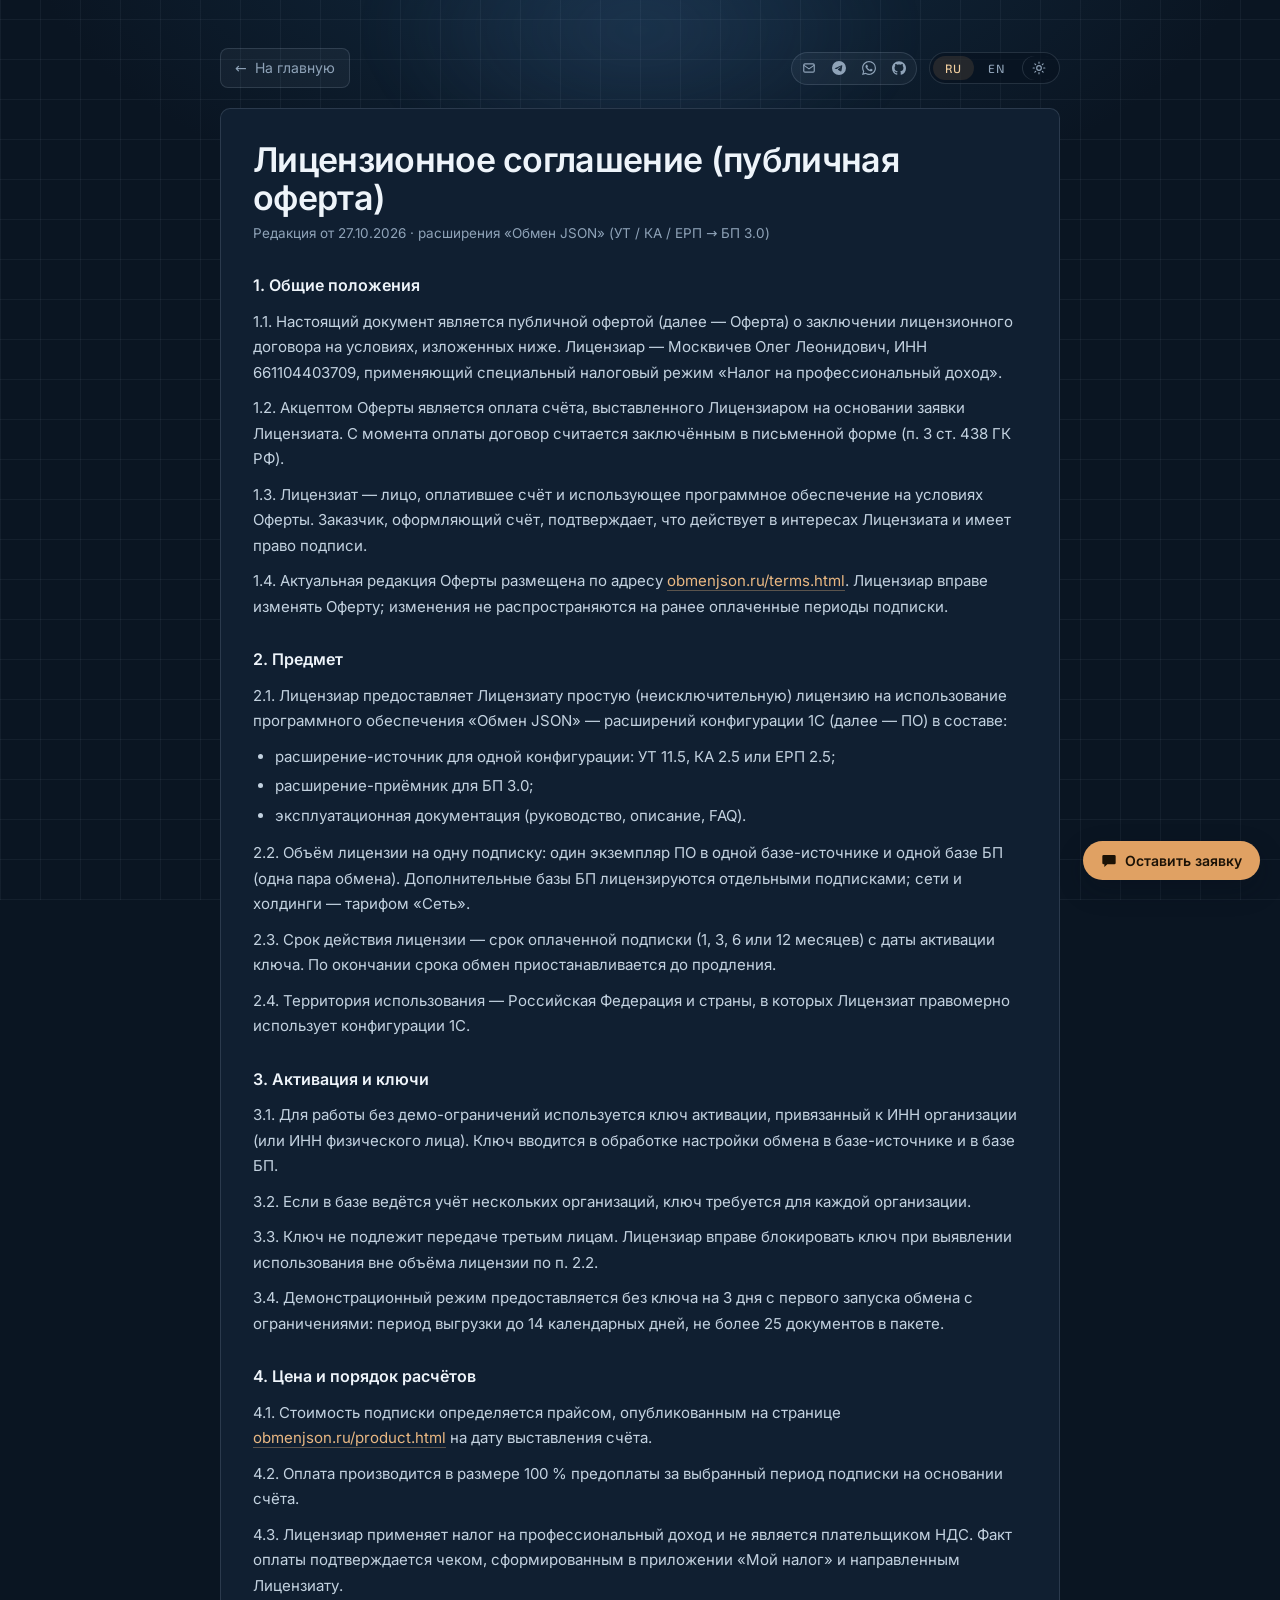
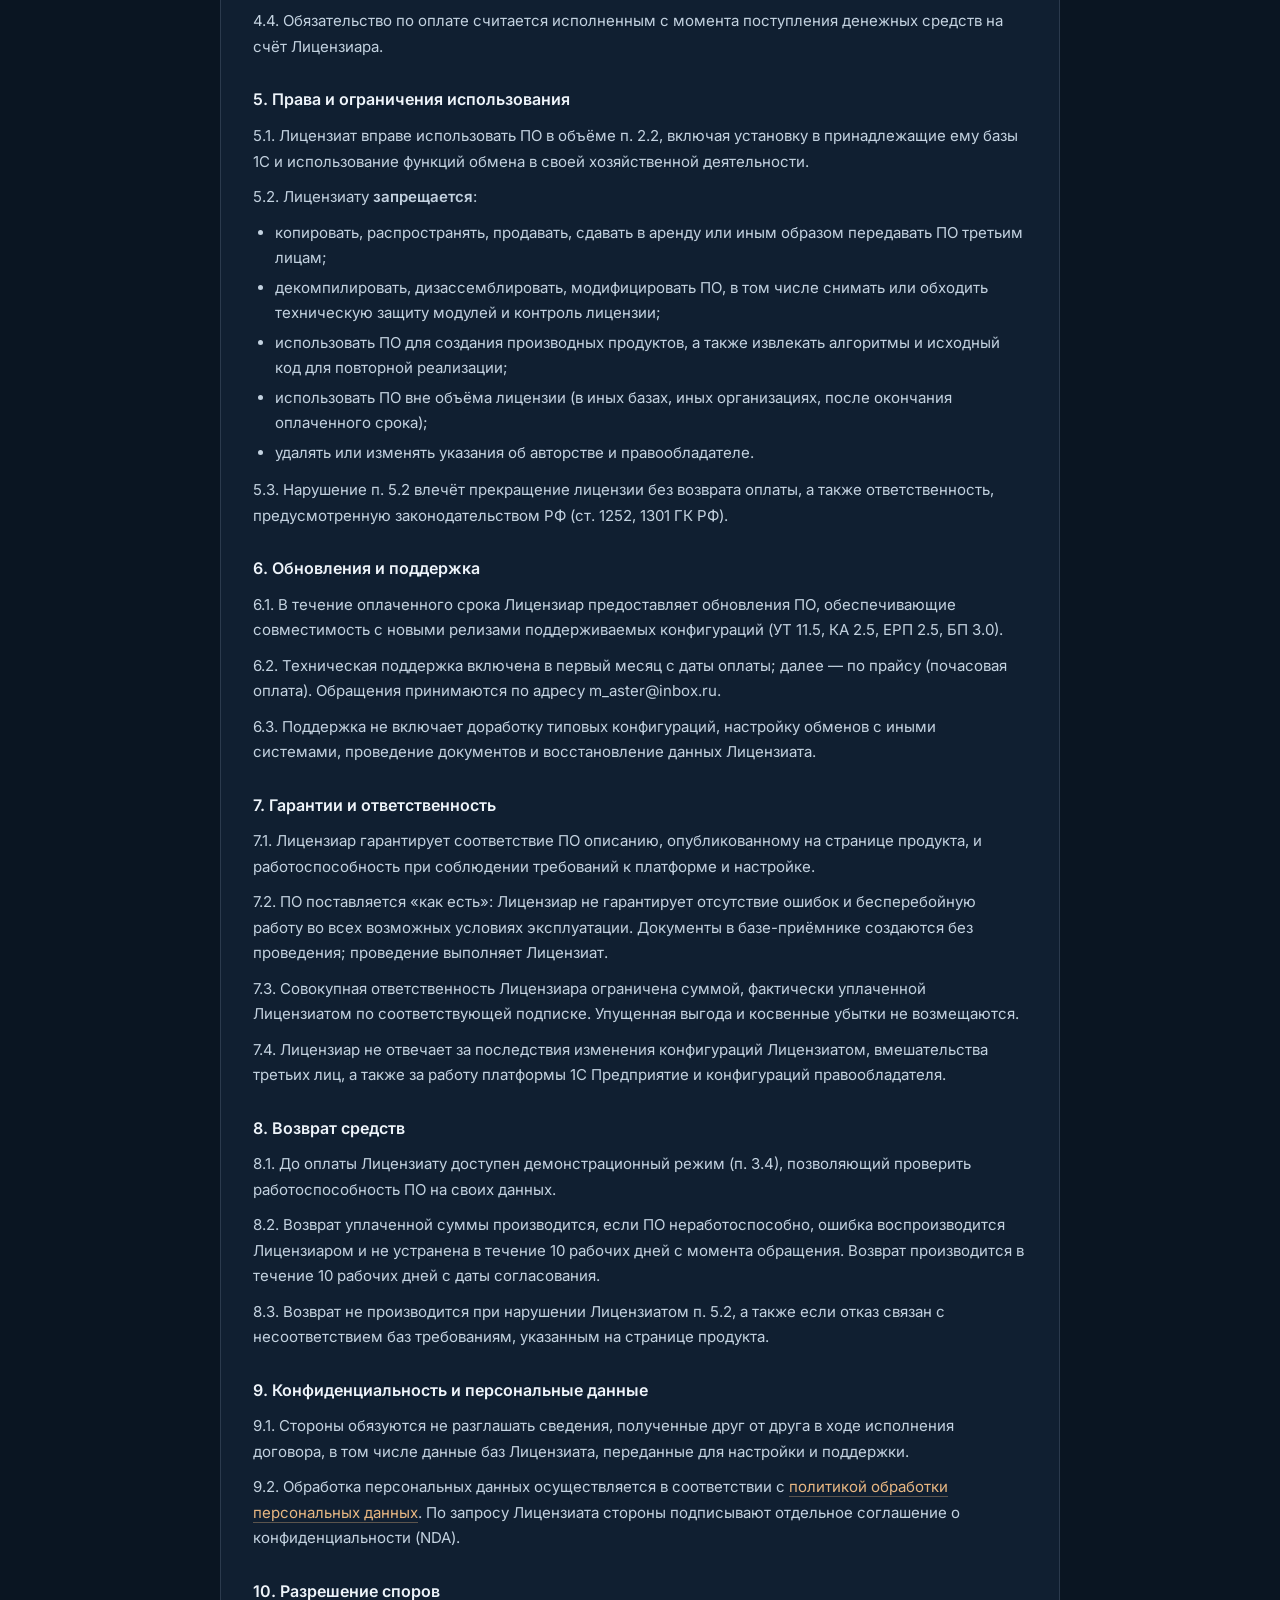
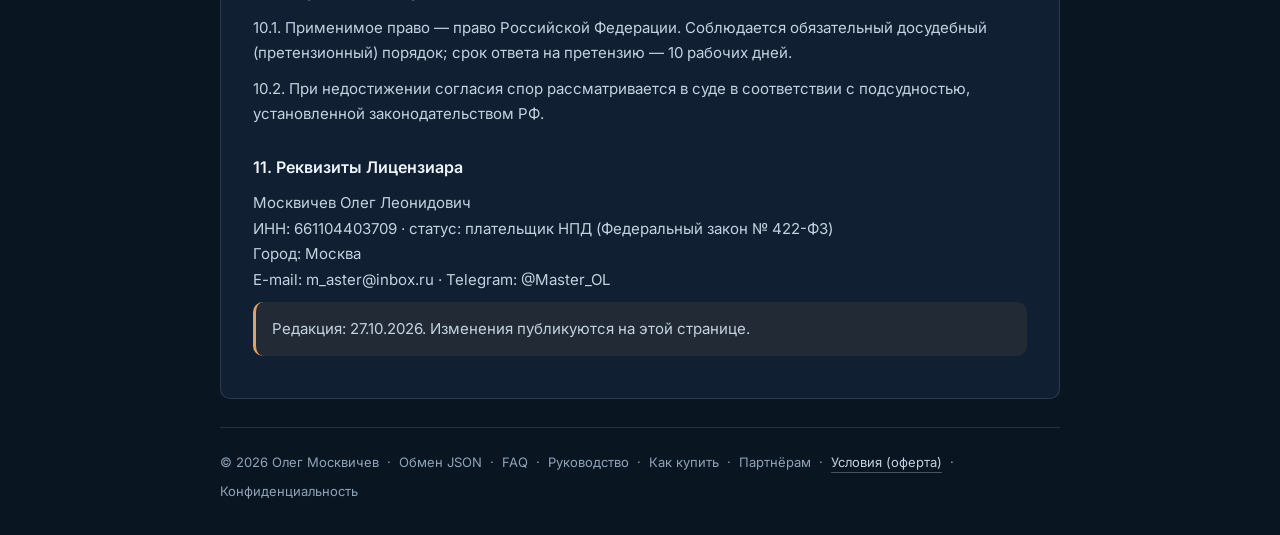
<file: terms.html>
<!doctype html>
<html lang="ru" data-static-title data-title-ru="Лицензионное соглашение (оферта) — Обмен JSON">
<head>
  <meta charset="utf-8">
  <meta name="viewport" content="width=device-width, initial-scale=1">
  <title>Лицензионное соглашение (оферта) — Обмен JSON</title>
  <meta name="description" content="Публичная оферта (лицензионное соглашение) на использование расширений «Обмен JSON»: объём лицензии, ограничения, оплата, обновления, ответственность.">
  <meta name="robots" content="index, follow">
  <link rel="canonical" href="https://obmenjson.ru/terms.html">
  <meta property="og:type" content="website">
  <meta property="og:title" content="Лицензионное соглашение (оферта) — Обмен JSON">
  <meta property="og:description" content="Публичная оферта (лицензионное соглашение) на использование расширений «Обмен JSON»: объём лицензии, ограничения, оплата, обновления, ответственность.">
  <meta property="og:site_name" content="Обмен JSON">
  <meta property="og:locale" content="ru_RU">
  <meta property="og:url" content="https://obmenjson.ru/terms.html">
  <meta property="og:image" content="https://obmenjson.ru/assets/og.png">
  <meta property="og:image:width" content="1200">
  <meta property="og:image:height" content="630">
  <meta name="twitter:card" content="summary_large_image">
  <meta name="twitter:title" content="Лицензионное соглашение (оферта) — Обмен JSON">
  <meta name="twitter:description" content="Публичная оферта (лицензионное соглашение) на использование расширений «Обмен JSON»: объём лицензии, ограничения, оплата, обновления, ответственность.">
  <meta name="twitter:image" content="https://obmenjson.ru/assets/og.png">
  <meta name="color-scheme" content="dark light">
  <meta name="theme-color" content="#070b0f">
  <script>
    (function () {
      try {
        if (localStorage.getItem('site-theme') === 'light') {
          document.documentElement.setAttribute('data-theme', 'light');
          var meta = document.querySelector('meta[name="theme-color"]');
          if (meta) meta.setAttribute('content', '#f2f5f7');
        }
      } catch (e) { /* приватный режим */ }
    })();
  </script>
  <link rel="icon" href="favicon.svg" type="image/svg+xml">
<link rel="stylesheet" href="assets/style.css">
  <link rel="stylesheet" href="assets/legal.css">
</head>
<body>
  <div class="glow" aria-hidden="true"></div>

  <div class="wrap">
    <div class="topbar">
      <a class="back" href="index.html">
        <span aria-hidden="true">←</span>
        <span class="i18n-ru" lang="ru">На главную</span>
        <span class="i18n-en" lang="en">Back to home</span>
      </a>
      <div class="contact-icons" aria-label="Контакты / Contacts">
        <a class="icon-btn" href="mailto:m_aster@inbox.ru" aria-label="E-mail" title="E-mail">
          <svg viewBox="0 0 24 24" aria-hidden="true" focusable="false" fill="none" stroke="currentColor" stroke-width="2" stroke-linecap="round" stroke-linejoin="round"><rect x="3" y="5" width="18" height="14" rx="2"/><path d="M3.5 7.5 12 13.5l8.5-6"/></svg>
        </a>
        <a class="icon-btn" href="https://t.me/Master_OL" target="_blank" rel="noopener" aria-label="Telegram" title="Telegram">
          <svg viewBox="0 0 24 24" aria-hidden="true" focusable="false" fill="currentColor"><path d="M11.944 0A12 12 0 0 0 0 12a12 12 0 0 0 12 12 12 12 0 0 0 12-12A12 12 0 0 0 12 0a12 12 0 0 0-.056 0zm4.962 7.224c.1-.002.321.023.465.14a.506.506 0 0 1 .171.325c.016.093.036.306.02.472-.18 1.898-.962 6.502-1.36 8.627-.168.9-.499 1.201-.82 1.23-.696.065-1.225-.46-1.9-.902-1.056-.693-1.653-1.124-2.678-1.8-1.185-.78-.417-1.21.258-1.91.177-.184 3.247-2.977 3.307-3.23.007-.032.014-.15-.056-.212s-.174-.041-.249-.024c-.106.024-1.793 1.14-5.061 3.345-.48.33-.913.49-1.302.48-.428-.008-1.252-.241-1.865-.44-.752-.245-1.349-.374-1.297-.789.027-.216.325-.437.893-.663 3.498-1.524 5.83-2.529 6.998-3.014 3.332-1.386 4.025-1.627 4.476-1.635z"/></svg>
        </a>
        <a class="icon-btn" href="https://wa.me/79685756688" target="_blank" rel="noopener" aria-label="WhatsApp" title="WhatsApp">
          <svg viewBox="0 0 24 24" aria-hidden="true" focusable="false" fill="currentColor"><path d="M17.472 14.382c-.297-.149-1.758-.867-2.03-.967-.273-.099-.471-.148-.67.15-.197.297-.767.966-.94 1.164-.173.199-.347.223-.644.075-.297-.15-1.255-.463-2.39-1.475-.883-.788-1.48-1.761-1.653-2.059-.173-.297-.018-.458.13-.606.134-.133.298-.347.446-.52.149-.174.198-.298.298-.497.099-.198.05-.371-.025-.52-.075-.149-.669-1.612-.916-2.207-.242-.579-.487-.5-.669-.51-.173-.008-.371-.01-.57-.01-.198 0-.52.074-.792.372-.272.297-1.04 1.016-1.04 2.479 0 1.462 1.065 2.875 1.213 3.074.149.198 2.096 3.2 5.077 4.487.709.306 1.262.489 1.694.625.712.227 1.36.195 1.871.118.571-.085 1.758-.719 2.006-1.413.248-.694.248-1.289.173-1.413-.074-.124-.272-.198-.57-.347m-5.421 7.403h-.004a9.87 9.87 0 01-5.031-1.378l-.361-.214-3.741.982.998-3.648-.235-.374a9.86 9.86 0 01-1.51-5.26c.001-5.45 4.436-9.884 9.888-9.884 2.64 0 5.122 1.03 6.988 2.898a9.825 9.825 0 012.893 6.994c-.003 5.45-4.437 9.884-9.885 9.884m8.413-18.297A11.815 11.815 0 0012.05 0C5.495 0 .16 5.335.157 11.892c0 2.096.547 4.142 1.588 5.945L.057 24l6.305-1.654a11.882 11.882 0 005.683 1.448h.005c6.554 0 11.89-5.335 11.893-11.893a11.821 11.821 0 00-3.48-8.413Z"/></svg>
        </a>
        <a class="icon-btn" href="https://github.com/MasterOLM" target="_blank" rel="noopener" aria-label="GitHub" title="GitHub">
          <svg viewBox="0 0 24 24" aria-hidden="true" focusable="false" fill="currentColor"><path d="M12 .297c-6.63 0-12 5.373-12 12 0 5.303 3.438 9.8 8.205 11.385.6.113.82-.258.82-.577 0-.285-.01-1.04-.015-2.04-3.338.724-4.042-1.61-4.042-1.61C4.422 18.07 3.633 17.7 3.633 17.7c-1.087-.744.084-.729.084-.729 1.205.084 1.838 1.236 1.838 1.236 1.07 1.835 2.809 1.305 3.495.998.108-.776.417-1.305.76-1.605-2.665-.3-5.466-1.332-5.466-5.93 0-1.31.465-2.38 1.235-3.22-.135-.303-.54-1.523.105-3.176 0 0 1.005-.322 3.3 1.23.96-.267 1.98-.399 3-.405 1.02.006 2.04.138 3 .405 2.28-1.552 3.285-1.23 3.285-1.23.645 1.653.24 2.873.12 3.176.765.84 1.23 1.91 1.23 3.22 0 4.61-2.805 5.625-5.475 5.92.42.36.81 1.096.81 2.22 0 1.606-.015 2.896-.015 3.286 0 .315.21.69.825.57C20.565 22.092 24 17.592 24 12.297c0-6.627-5.373-12-12-12"/></svg>
        </a>
      </div>
      <div class="lang-switch inline" role="group" aria-label="Язык и тема / Language and theme">
        <button type="button" data-set-lang="ru" lang="ru">RU</button>
        <button type="button" data-set-lang="en" lang="en">EN</button>
        <button type="button" class="theme-toggle" data-toggle-theme aria-label="Светлая тема"></button>
      </div>
    </div>

    <main>
      <article class="hero card page doc">
      <h1>Лицензионное соглашение (публичная оферта)</h1>
      <p class="meta">Редакция от 27.10.2026 · расширения «Обмен JSON» (УТ / КА / ЕРП → БП 3.0)</p>

      <p class="i18n-en" lang="en" style="color:var(--muted)">
        This legal document is provided in Russian; the Russian text prevails. If you need an English summary or a
        bilingual agreement for procurement, write to m_aster@inbox.ru.
      </p>

      <h2>1. Общие положения</h2>
      <p>1.1. Настоящий документ является публичной офертой (далее — Оферта) о заключении лицензионного договора на условиях, изложенных ниже. Лицензиар — Москвичев Олег Леонидович, ИНН 661104403709, применяющий специальный налоговый режим «Налог на профессиональный доход».</p>
      <p>1.2. Акцептом Оферты является оплата счёта, выставленного Лицензиаром на основании заявки Лицензиата. С момента оплаты договор считается заключённым в письменной форме (п. 3 ст. 438 ГК РФ).</p>
      <p>1.3. Лицензиат — лицо, оплатившее счёт и использующее программное обеспечение на условиях Оферты. Заказчик, оформляющий счёт, подтверждает, что действует в интересах Лицензиата и имеет право подписи.</p>
      <p>1.4. Актуальная редакция Оферты размещена по адресу <a href="https://obmenjson.ru/terms.html">obmenjson.ru/terms.html</a>. Лицензиар вправе изменять Оферту; изменения не распространяются на ранее оплаченные периоды подписки.</p>

      <h2>2. Предмет</h2>
      <p>2.1. Лицензиар предоставляет Лицензиату простую (неисключительную) лицензию на использование программного обеспечения «Обмен JSON» — расширений конфигурации 1С (далее — ПО) в составе:</p>
      <ul>
        <li>расширение-источник для одной конфигурации: УТ 11.5, КА 2.5 или ЕРП 2.5;</li>
        <li>расширение-приёмник для БП 3.0;</li>
        <li>эксплуатационная документация (руководство, описание, FAQ).</li>
      </ul>
      <p>2.2. Объём лицензии на одну подписку: один экземпляр ПО в одной базе-источнике и одной базе БП (одна пара обмена). Дополнительные базы БП лицензируются отдельными подписками; сети и холдинги — тарифом «Сеть».</p>
      <p>2.3. Срок действия лицензии — срок оплаченной подписки (1, 3, 6 или 12 месяцев) с даты активации ключа. По окончании срока обмен приостанавливается до продления.</p>
      <p>2.4. Территория использования — Российская Федерация и страны, в которых Лицензиат правомерно использует конфигурации 1С.</p>

      <h2>3. Активация и ключи</h2>
      <p>3.1. Для работы без демо-ограничений используется ключ активации, привязанный к ИНН организации (или ИНН физического лица). Ключ вводится в обработке настройки обмена в базе-источнике и в базе БП.</p>
      <p>3.2. Если в базе ведётся учёт нескольких организаций, ключ требуется для каждой организации.</p>
      <p>3.3. Ключ не подлежит передаче третьим лицам. Лицензиар вправе блокировать ключ при выявлении использования вне объёма лицензии по п. 2.2.</p>
      <p>3.4. Демонстрационный режим предоставляется без ключа на 3 дня с первого запуска обмена с ограничениями: период выгрузки до 14 календарных дней, не более 25 документов в пакете.</p>

      <h2>4. Цена и порядок расчётов</h2>
      <p>4.1. Стоимость подписки определяется прайсом, опубликованным на странице <a href="https://obmenjson.ru/product.html">obmenjson.ru/product.html</a> на дату выставления счёта.</p>
      <p>4.2. Оплата производится в размере 100 % предоплаты за выбранный период подписки на основании счёта.</p>
      <p>4.3. Лицензиар применяет налог на профессиональный доход и не является плательщиком НДС. Факт оплаты подтверждается чеком, сформированным в приложении «Мой налог» и направленным Лицензиату.</p>
      <p>4.4. Обязательство по оплате считается исполненным с момента поступления денежных средств на счёт Лицензиара.</p>

      <h2>5. Права и ограничения использования</h2>
      <p>5.1. Лицензиат вправе использовать ПО в объёме п. 2.2, включая установку в принадлежащие ему базы 1С и использование функций обмена в своей хозяйственной деятельности.</p>
      <p>5.2. Лицензиату <strong>запрещается</strong>:</p>
      <ul>
        <li>копировать, распространять, продавать, сдавать в аренду или иным образом передавать ПО третьим лицам;</li>
        <li>декомпилировать, дизассемблировать, модифицировать ПО, в том числе снимать или обходить техническую защиту модулей и контроль лицензии;</li>
        <li>использовать ПО для создания производных продуктов, а также извлекать алгоритмы и исходный код для повторной реализации;</li>
        <li>использовать ПО вне объёма лицензии (в иных базах, иных организациях, после окончания оплаченного срока);</li>
        <li>удалять или изменять указания об авторстве и правообладателе.</li>
      </ul>
      <p>5.3. Нарушение п. 5.2 влечёт прекращение лицензии без возврата оплаты, а также ответственность, предусмотренную законодательством РФ (ст. 1252, 1301 ГК РФ).</p>

      <h2>6. Обновления и поддержка</h2>
      <p>6.1. В течение оплаченного срока Лицензиар предоставляет обновления ПО, обеспечивающие совместимость с новыми релизами поддерживаемых конфигураций (УТ 11.5, КА 2.5, ЕРП 2.5, БП 3.0).</p>
      <p>6.2. Техническая поддержка включена в первый месяц с даты оплаты; далее — по прайсу (почасовая оплата). Обращения принимаются по адресу m_aster@inbox.ru.</p>
      <p>6.3. Поддержка не включает доработку типовых конфигураций, настройку обменов с иными системами, проведение документов и восстановление данных Лицензиата.</p>

      <h2>7. Гарантии и ответственность</h2>
      <p>7.1. Лицензиар гарантирует соответствие ПО описанию, опубликованному на странице продукта, и работоспособность при соблюдении требований к платформе и настройке.</p>
      <p>7.2. ПО поставляется «как есть»: Лицензиар не гарантирует отсутствие ошибок и бесперебойную работу во всех возможных условиях эксплуатации. Документы в базе-приёмнике создаются без проведения; проведение выполняет Лицензиат.</p>
      <p>7.3. Совокупная ответственность Лицензиара ограничена суммой, фактически уплаченной Лицензиатом по соответствующей подписке. Упущенная выгода и косвенные убытки не возмещаются.</p>
      <p>7.4. Лицензиар не отвечает за последствия изменения конфигураций Лицензиатом, вмешательства третьих лиц, а также за работу платформы 1С Предприятие и конфигураций правообладателя.</p>

      <h2>8. Возврат средств</h2>
      <p>8.1. До оплаты Лицензиату доступен демонстрационный режим (п. 3.4), позволяющий проверить работоспособность ПО на своих данных.</p>
      <p>8.2. Возврат уплаченной суммы производится, если ПО неработоспособно, ошибка воспроизводится Лицензиаром и не устранена в течение 10 рабочих дней с момента обращения. Возврат производится в течение 10 рабочих дней с даты согласования.</p>
      <p>8.3. Возврат не производится при нарушении Лицензиатом п. 5.2, а также если отказ связан с несоответствием баз требованиям, указанным на странице продукта.</p>

      <h2>9. Конфиденциальность и персональные данные</h2>
      <p>9.1. Стороны обязуются не разглашать сведения, полученные друг от друга в ходе исполнения договора, в том числе данные баз Лицензиата, переданные для настройки и поддержки.</p>
      <p>9.2. Обработка персональных данных осуществляется в соответствии с <a href="privacy.html">политикой обработки персональных данных</a>. По запросу Лицензиата стороны подписывают отдельное соглашение о конфиденциальности (NDA).</p>

      <h2>10. Разрешение споров</h2>
      <p>10.1. Применимое право — право Российской Федерации. Соблюдается обязательный досудебный (претензионный) порядок; срок ответа на претензию — 10 рабочих дней.</p>
      <p>10.2. При недостижении согласия спор рассматривается в суде в соответствии с подсудностью, установленной законодательством РФ.</p>

      <h2>11. Реквизиты Лицензиара</h2>
      <p>
        Москвичев Олег Леонидович<br>
        ИНН: 661104403709 · статус: плательщик НПД (Федеральный закон № 422-ФЗ)<br>
        Город: Москва<br>
        E-mail: m_aster@inbox.ru · Telegram: @Master_OL
      </p>

      <p class="note-line">Редакция: 27.10.2026. Изменения публикуются на этой странице.</p>
      </article>
    </main>

        <footer>
      <span>© <span id="year">2026</span>
        <span class="i18n-ru" lang="ru">Олег Москвичев</span>
        <span class="i18n-en" lang="en">Oleg Moskvichev</span>
      </span>
      <span class="dot" aria-hidden="true">·</span>
      <a class="foot-link" href="product.html"><span class="i18n-ru" lang="ru">Обмен JSON</span><span class="i18n-en" lang="en">JSON Exchange</span></a>
      <span class="dot" aria-hidden="true">·</span>
      <a class="foot-link" href="faq.html"><span class="i18n-ru" lang="ru">FAQ</span><span class="i18n-en" lang="en">FAQ</span></a>
      <span class="dot" aria-hidden="true">·</span>
      <a class="foot-link" href="install.html"><span class="i18n-ru" lang="ru">Руководство</span><span class="i18n-en" lang="en">Install guide</span></a>
      <span class="dot" aria-hidden="true">·</span>
      <a class="foot-link" href="purchase.html"><span class="i18n-ru" lang="ru">Как купить</span><span class="i18n-en" lang="en">How to buy</span></a>
      <span class="dot" aria-hidden="true">·</span>
      <a class="foot-link" href="partner.html"><span class="i18n-ru" lang="ru">Партнёрам</span><span class="i18n-en" lang="en">Partners</span></a>
      <span class="dot" aria-hidden="true">·</span>
      <a class="foot-link" href="terms.html" aria-current="page"><span class="i18n-ru" lang="ru">Условия (оферта)</span><span class="i18n-en" lang="en">Terms</span></a>
      <span class="dot" aria-hidden="true">·</span>
      <a class="foot-link" href="privacy.html"><span class="i18n-ru" lang="ru">Конфиденциальность</span><span class="i18n-en" lang="en">Privacy</span></a>
    </footer>
  </div>

  <script src="assets/main.js" defer></script>
  <script src="assets/analytics.js" defer></script>
</body>
</html>
</file>
<file: assets/style.css>
@font-face {
  font-family: "Inter";
  font-style: normal;
  font-weight: 400 600;
  font-display: swap;
  src: url("fonts/inter-cyrillic.woff2") format("woff2");
  unicode-range: U+0301, U+0400-045F, U+0490-0491, U+04B0-04B1, U+2116;
}

@font-face {
  font-family: "Inter";
  font-style: normal;
  font-weight: 400 600;
  font-display: swap;
  src: url("fonts/inter-latin.woff2") format("woff2");
  unicode-range: U+0000-00FF, U+0131, U+0152-0153, U+02BB-02BC, U+02C6, U+02DA, U+02DC, U+0304, U+0308, U+0329, U+2000-206F, U+20AC, U+2122, U+2191, U+2193, U+2212, U+2215, U+FEFF, U+FFFD;
}

@font-face {
  font-family: "Exo 2";
  font-style: normal;
  font-weight: 400 600;
  font-display: swap;
  src: url("fonts/exo2-cyrillic.woff2") format("woff2");
  unicode-range: U+0301, U+0400-045F, U+0490-0491, U+04B0-04B1, U+2116;
}

@font-face {
  font-family: "Exo 2";
  font-style: normal;
  font-weight: 400 600;
  font-display: swap;
  src: url("fonts/exo2-latin.woff2") format("woff2");
  unicode-range: U+0000-00FF, U+0131, U+0152-0153, U+02BB-02BC, U+02C6, U+02DA, U+02DC, U+0304, U+0308, U+0329, U+2000-206F, U+20AC, U+2122, U+2191, U+2193, U+2212, U+2215, U+FEFF, U+FFFD;
}

:root {
  color-scheme: dark;
  --bg: #0a1522;
  --bg-soft: #0f1e2e;
  --bg-glow: #122a40;
  --card: #101f31;
  --card-hover: #16283d;
  --line: rgba(196, 214, 235, 0.15);
  --line-strong: rgba(196, 214, 235, 0.32);
  --surface-tint: rgba(196, 214, 235, 0.04);
  --surface-tint-strong: rgba(196, 214, 235, 0.07);
  --control-bg: rgba(196, 214, 235, 0.05);
  --seg-bg: rgba(8, 18, 30, 0.6);
  --text: #eef4fa;
  --text-soft: #c3d2e0;
  --heading-soft: #dfeaf5;
  --muted: #8fa3b8;
  --accent: #e0a163;
  --accent-hover: #f0b87e;
  --accent-soft: rgba(224, 161, 99, 0.13);
  --accent-soft-strong: rgba(224, 161, 99, 0.2);
  --accent-tint: rgba(224, 161, 99, 0.08);
  --accent-line: rgba(224, 161, 99, 0.38);
  --accent-line-strong: rgba(224, 161, 99, 0.58);
  --accent-on-soft: #f2cf9f;
  --accent-on-soft-strong: #f7ddb8;
  --on-accent: #1b1206;
  --link: #e8b782;
  --link-line: rgba(232, 183, 130, 0.35);
  --link-line-hover: rgba(232, 183, 130, 0.8);
  --glow: rgba(90, 140, 200, 0.16);
  --selection: rgba(224, 161, 99, 0.3);
  --screenshot-bg: #0f1e2e;
  --code-bg: rgba(196, 214, 235, 0.1);
  --warn: #ffd27a;
  --warn-line: rgba(255, 210, 122, 0.6);
  --warn-bg: rgba(255, 210, 122, 0.1);
  --cta-grad: linear-gradient(180deg, rgba(224, 161, 99, 0.1), rgba(224, 161, 99, 0.02));
  --best-grad: linear-gradient(180deg, rgba(224, 161, 99, 0.14), rgba(224, 161, 99, 0.03));
  --green: #6fcf97;
  --grid-line: rgba(196, 214, 235, 0.055);
  --backdrop: rgba(6, 12, 20, 0.94);
  --hero-bg: linear-gradient(165deg, #17395a 0%, #0d2033 62%, #0b1a2a 100%);
  --hero-line: rgba(214, 231, 247, 0.24);
  --hero-text: #f3f8fd;
  --hero-muted: #b8cadb;
  --hero-accent: #d79a5b;
  --hero-accent-hover: #e8ad6d;
  --hero-on-accent: #1b1206;
  --display: "Exo 2", "Segoe UI", system-ui, sans-serif;
  --body: "Inter", "Segoe UI", system-ui, -apple-system, "Helvetica Neue", Arial, sans-serif;
  --theme-icon: url("data:image/svg+xml,%3Csvg xmlns='http://www.w3.org/2000/svg' viewBox='0 0 24 24' fill='none' stroke='%23000' stroke-width='2' stroke-linecap='round'%3E%3Ccircle cx='12' cy='12' r='4'/%3E%3Cpath d='M12 2v2M12 20v2M2 12h2M20 12h2M4.9 4.9l1.4 1.4M17.7 17.7l1.4 1.4M4.9 19.1l1.4-1.4M17.7 6.3l1.4-1.4'/%3E%3C/svg%3E");
  --radius: 10px;
  --max: 880px;
}

/* Светлая тема: значения подставляются атрибутом data-theme на <html> */
html[data-theme="light"] {
  color-scheme: light;
  --bg: #f4f5f7;
  --bg-soft: #ffffff;
  --bg-glow: #e8edf3;
  --card: #ffffff;
  --card-hover: #f4f6f9;
  --line: rgba(18, 30, 44, 0.12);
  --line-strong: rgba(18, 30, 44, 0.3);
  --surface-tint: rgba(18, 30, 44, 0.03);
  --surface-tint-strong: rgba(18, 30, 44, 0.06);
  --control-bg: rgba(18, 30, 44, 0.04);
  --seg-bg: rgba(18, 30, 44, 0.05);
  --text: #121c29;
  --text-soft: #3c4b5d;
  --heading-soft: #16243a;
  --muted: #5e6f84;
  --accent: #a8632c;
  --accent-hover: #8c4f20;
  --accent-soft: rgba(168, 99, 44, 0.1);
  --accent-soft-strong: rgba(168, 99, 44, 0.16);
  --accent-tint: rgba(168, 99, 44, 0.07);
  --accent-line: rgba(168, 99, 44, 0.32);
  --accent-line-strong: rgba(168, 99, 44, 0.5);
  --accent-on-soft: #8c4f20;
  --accent-on-soft-strong: #744015;
  --on-accent: #ffffff;
  --link: #8c4f20;
  --link-line: rgba(140, 79, 32, 0.3);
  --link-line-hover: rgba(140, 79, 32, 0.7);
  --glow: rgba(23, 57, 90, 0.1);
  --selection: rgba(168, 99, 44, 0.18);
  --screenshot-bg: #eef1f5;
  --code-bg: rgba(18, 30, 44, 0.06);
  --warn: #8a5a00;
  --warn-line: rgba(160, 105, 0, 0.5);
  --warn-bg: rgba(255, 210, 122, 0.28);
  --green: #2e7d53;
  --grid-line: rgba(18, 30, 44, 0.07);
  --backdrop: rgba(238, 241, 245, 0.96);
  --cta-grad: linear-gradient(180deg, rgba(168, 99, 44, 0.08), rgba(168, 99, 44, 0.02));
  --best-grad: linear-gradient(180deg, rgba(168, 99, 44, 0.12), rgba(168, 99, 44, 0.02));
  --theme-icon: url("data:image/svg+xml,%3Csvg xmlns='http://www.w3.org/2000/svg' viewBox='0 0 24 24'%3E%3Cpath d='M20.5 14.6A8.6 8.6 0 1 1 9.4 3.5a7 7 0 0 0 11.1 11.1z' fill='%23000'/%3E%3C/svg%3E");
}

* { box-sizing: border-box; }

html { -webkit-text-size-adjust: 100%; }

body {
  margin: 0;
  min-height: 100vh;
  background-color: var(--bg);
  background-image:
    repeating-linear-gradient(0deg, var(--grid-line) 0 1px, transparent 1px 40px),
    repeating-linear-gradient(90deg, var(--grid-line) 0 1px, transparent 1px 40px),
    radial-gradient(1000px 520px at 50% -10%, var(--bg-glow) 0%, transparent 62%);
  background-repeat: repeat, repeat, no-repeat;
  background-attachment: fixed;
  color: var(--text);
  font: 16px/1.6 var(--body);
  -webkit-font-smoothing: antialiased;
}

@media (max-width: 640px) {
  body {
    background-image:
      repeating-linear-gradient(0deg, var(--grid-line) 0 1px, transparent 1px 32px),
      repeating-linear-gradient(90deg, var(--grid-line) 0 1px, transparent 1px 32px),
      radial-gradient(700px 420px at 50% -6%, var(--bg-glow) 0%, transparent 62%);
  }
}

body.lightbox-open { overflow: hidden; }

.glow {
  position: fixed;
  inset: -20% 20% auto 20%;
  height: 420px;
  background: radial-gradient(closest-side, var(--glow), transparent 70%);
  filter: blur(20px);
  pointer-events: none;
  z-index: 0;
}

.wrap {
  position: relative;
  z-index: 1;
  max-width: var(--max);
  margin: 0 auto;
  padding: 48px 20px 32px;
}

.card {
  background: var(--card);
  border: 1px solid var(--line);
  border-radius: var(--radius);
}

.hero {
  position: relative;
  padding: 28px;
  margin-bottom: 28px;
}

/* Обложка визитки и 404: navy-градиент в обеих темах, как в референсе */
.hero:not(.page) {
  background: var(--hero-bg);
  border-color: transparent;
  color: var(--hero-text);
}

.hero:not(.page) .eyebrow,
.hero:not(.page) .role,
.hero:not(.page) .lead,
.hero:not(.page) .hint,
.hero:not(.page) .meta { color: var(--hero-muted); }

.hero:not(.page) .badge {
  border-color: rgba(215, 154, 91, 0.45);
  background: rgba(215, 154, 91, 0.14);
  color: #f2d4ac;
}

.hero:not(.page) .btn {
  border-color: var(--hero-line);
  background: rgba(255, 255, 255, 0.04);
  color: var(--hero-text);
}

.hero:not(.page) .btn:hover {
  background: rgba(255, 255, 255, 0.1);
  border-color: var(--hero-line);
  color: var(--hero-text);
}

.hero:not(.page) .btn-primary {
  border-color: transparent;
  background: var(--hero-accent);
  color: var(--hero-on-accent);
}

.hero:not(.page) .btn-primary:hover {
  background: var(--hero-accent-hover);
  border-color: transparent;
  color: var(--hero-on-accent);
}

.hero:not(.page) .lang-switch {
  border-color: var(--hero-line);
  background: rgba(255, 255, 255, 0.06);
}

.hero:not(.page) .lang-switch button { color: var(--hero-muted); }

.hero:not(.page) .lang-switch button:hover { color: var(--hero-text); }

.hero:not(.page) .lang-switch button[aria-pressed="true"] {
  background: rgba(255, 255, 255, 0.14);
  color: #ffffff;
}

.eyebrow {
  margin: 0 0 10px;
  font-family: var(--display);
  font-size: 12.5px;
  font-weight: 500;
  letter-spacing: 0.16em;
  text-transform: uppercase;
  color: var(--muted);
}

h1 {
  margin: 0 0 12px;
  font-family: var(--body);
  font-weight: 600;
  font-size: clamp(26px, 4.2vw, 38px);
  line-height: 1.1;
  letter-spacing: -0.02em;
}

.role {
  margin: 0 0 24px;
  max-width: 58ch;
  color: var(--text-soft);
  font-size: 17px;
}

.actions {
  display: flex;
  flex-wrap: wrap;
  gap: 12px;
}

.hero .actions {
  gap: 10px;
}

.hero .actions .btn {
  padding: 9px 16px;
  font-size: 13.5px;
  letter-spacing: 0.01em;
}

.btn {
  display: inline-flex;
  align-items: center;
  gap: 8px;
  padding: 11px 18px;
  border-radius: 8px;
  border: 1px solid var(--line-strong);
  background: var(--control-bg);
  color: var(--text);
  font-family: var(--body);
  font-size: 14px;
  font-weight: 500;
  letter-spacing: 0.01em;
  text-decoration: none;
  transition: background 0.18s ease, border-color 0.18s ease, color 0.18s ease;
}

.btn:hover { background: var(--card-hover); border-color: var(--accent-line); color: var(--accent-on-soft); }

.btn-primary {
  background: var(--accent);
  border-color: transparent;
  color: var(--on-accent);
}

.btn-primary:hover { background: var(--accent-hover); border-color: transparent; color: var(--on-accent); }

.lang-switch {
  position: absolute;
  top: 20px;
  right: 20px;
  display: inline-flex;
  padding: 3px;
  gap: 2px;
  border: 1px solid var(--line);
  border-radius: 999px;
  background: var(--seg-bg);
}

.lang-switch button {
  padding: 5px 12px;
  border: 0;
  border-radius: 999px;
  background: transparent;
  color: var(--muted);
  font-family: var(--display);
  font-size: 12px;
  font-weight: 500;
  letter-spacing: 0.08em;
  cursor: pointer;
  transition: background 0.18s ease, color 0.18s ease;
}

.lang-switch button:hover { color: var(--text); }

.lang-switch button[aria-pressed="true"] {
  background: var(--accent-soft);
  color: var(--accent-on-soft);
}

/* Переключатель темы — третий сегмент в группе языков */
.lang-switch button[data-toggle-theme] {
  margin-left: 2px;
  padding: 5px 10px;
  box-shadow: inset 1px 0 0 var(--line);
}

.lang-switch button[data-toggle-theme]::before {
  content: "";
  display: block;
  width: 14px;
  height: 14px;
  background: currentColor;
  -webkit-mask: var(--theme-icon) center / contain no-repeat;
  mask: var(--theme-icon) center / contain no-repeat;
}

/* Лайтбокс для скриншотов: ссылки в .gallery открываются оверлеем */
.lightbox {
  position: fixed;
  inset: 0;
  z-index: 100;
  display: flex;
  align-items: center;
  justify-content: center;
  padding: 24px;
  background: var(--backdrop);
}

.lightbox[hidden] { display: none; }

.lightbox-figure {
  display: flex;
  flex-direction: column;
  align-items: center;
  gap: 12px;
  margin: 0;
  max-width: 100%;
}

.lightbox-img {
  display: block;
  max-width: 100%;
  max-height: calc(100vh - 132px);
  object-fit: contain;
  border: 1px solid var(--line-strong);
  border-radius: 2px;
  background: var(--screenshot-bg);
}

.lightbox-caption {
  max-width: 78ch;
  color: var(--text-soft);
  font-size: 13px;
  line-height: 1.5;
  text-align: center;
}

.lightbox-close {
  position: absolute;
  top: 18px;
  right: 18px;
  width: 36px;
  height: 36px;
  padding: 0;
  border: 1px solid var(--line-strong);
  border-radius: 2px;
  background: var(--card);
  color: var(--text);
  cursor: pointer;
  transition: color 0.18s ease, border-color 0.18s ease;
}

.lightbox-close::before,
.lightbox-close::after {
  content: "";
  position: absolute;
  top: 50%;
  left: 50%;
  width: 14px;
  height: 1px;
  background: currentColor;
}

.lightbox-close::before { transform: translate(-50%, -50%) rotate(45deg); }
.lightbox-close::after { transform: translate(-50%, -50%) rotate(-45deg); }

.lightbox-close:hover { color: var(--accent); border-color: var(--accent-line); }

.gallery a { cursor: zoom-in; }

.hero-body {
  display: grid;
  gap: 24px;
  align-items: center;
  padding-top: 18px;
}

.hero-photo { margin: 0 auto; position: relative; width: 160px; }

.hero-photo::after {
  content: "";
  position: absolute;
  inset: 0;
  border-radius: var(--radius);
  background: radial-gradient(ellipse at 50% 32%, transparent 42%, rgba(9, 22, 36, 0.55) 100%);
  pointer-events: none;
}

.hero-photo img {
  display: block;
  width: 100%;
  height: auto;
  max-width: 160px;
  margin: 0 auto;
  aspect-ratio: 1 / 1;
  object-fit: cover;
  object-position: 50% 30%;
  border: 1px solid var(--hero-line);
  border-radius: var(--radius);
}

@media (min-width: 760px) {
  .hero-body { grid-template-columns: minmax(0, 1fr) 176px; gap: 32px; padding-top: 40px; }
  .hero-photo { width: 100%; }
  .hero-photo img { max-width: none; }
}

.stats {
  list-style: none;
  margin: 0 0 28px;
  padding: 0;
  display: grid;
  gap: 12px;
  grid-template-columns: repeat(auto-fit, minmax(190px, 1fr));
}

.stats li {
  padding: 18px 20px;
  border: 1px solid var(--line);
  border-radius: var(--radius);
  background: var(--card);
}

.stat-value {
  display: block;
  color: var(--accent);
  font-family: var(--display);
  font-size: 28px;
  font-weight: 600;
  line-height: 1.1;
  letter-spacing: -0.01em;
  font-variant-numeric: tabular-nums;
}

.stat-label {
  display: block;
  margin-top: 6px;
  color: var(--muted);
  font-size: 13.5px;
  line-height: 1.45;
}

.point p {
  margin: 6px 0 0;
  color: var(--text-soft);
  font-size: 14.5px;
  line-height: 1.55;
}

/* Верхний блок визитки: контакты значками, языки и тема. Стоит в потоке,
   чтобы не наезжать на заголовок при любой ширине окна */
.hero-controls {
  position: static;
  display: flex;
  flex-wrap: wrap;
  align-items: center;
  justify-content: flex-end;
  width: fit-content;
  margin: 0 0 10px auto;
  gap: 8px;
}

.hero-controls .lang-switch { position: static; }

.contact-icons {
  display: inline-flex;
  align-items: center;
  gap: 2px;
  padding: 3px;
  border: 1px solid var(--hero-line);
  border-radius: 999px;
  background: rgba(255, 255, 255, 0.06);
}

.icon-btn {
  display: inline-flex;
  align-items: center;
  justify-content: center;
  width: 28px;
  height: 25px;
  border-radius: 999px;
  color: var(--hero-muted);
  transition: color 0.18s ease, background 0.18s ease;
}

.icon-btn svg { display: block; width: 14px; height: 14px; }

.icon-btn:hover,
.icon-btn:focus-visible {
  color: var(--hero-text);
  background: rgba(255, 255, 255, 0.14);
}

/* Те же значки, но на фоне страницы (верхняя панель внутренних страниц) */
.topbar .contact-icons {
  border-color: var(--line);
  background: var(--control-bg);
}

.topbar .icon-btn { color: var(--muted); }

.topbar .icon-btn:hover,
.topbar .icon-btn:focus-visible {
  color: var(--text);
  background: var(--surface-tint-strong);
}

/* Плавающая кнопка заявки и модальное окно с формой */
.feedback-btn {
  position: fixed;
  right: 20px;
  bottom: 20px;
  z-index: 90;
  display: inline-flex;
  align-items: center;
  gap: 8px;
  padding: 11px 18px;
  border: 0;
  border-radius: 999px;
  background: var(--accent);
  color: var(--on-accent);
  font-family: var(--body);
  font-size: 14px;
  font-weight: 600;
  cursor: pointer;
  box-shadow: 0 10px 26px rgba(6, 14, 24, 0.28);
  transition: background 0.18s ease;
}

.feedback-btn:hover { background: var(--accent-hover); }

.feedback-btn svg { display: block; width: 16px; height: 16px; fill: currentColor; }

.feedback {
  position: fixed;
  inset: 0;
  z-index: 110;
  display: flex;
  align-items: center;
  justify-content: center;
  padding: 20px;
  background: var(--backdrop);
}

.feedback[hidden] { display: none; }

.feedback-panel {
  position: relative;
  display: flex;
  flex-direction: column;
  gap: 10px;
  width: min(560px, 100%);
  max-height: min(92vh, 900px);
  padding: 22px;
  overflow-y: auto;
  border: 1px solid var(--line-strong);
  border-radius: var(--radius);
  background: var(--card);
}

.feedback-title {
  display: block;
  margin: 0;
  font-family: var(--body);
  font-size: 20px;
  font-weight: 600;
  letter-spacing: -0.01em;
  text-transform: none;
  color: var(--text);
}

.feedback-title::before { content: none; }

.feedback-hint { margin: 0; color: var(--muted); font-size: 13.5px; }

.feedback-tabs {
  display: inline-flex;
  align-self: flex-start;
  gap: 4px;
  padding: 3px;
  border: 1px solid var(--line);
  border-radius: 999px;
  background: var(--seg-bg);
}

.feedback-tab {
  padding: 7px 14px;
  border: 0;
  border-radius: 999px;
  background: transparent;
  color: var(--muted);
  font-family: var(--body);
  font-size: 13px;
  font-weight: 500;
  cursor: pointer;
  transition: background 0.15s ease, color 0.15s ease;
}

.feedback-tab:hover { color: var(--text); }

.feedback-tab.is-active { background: var(--accent-soft-strong); color: var(--accent-on-soft); }

.feedback-pane { display: flex; flex-direction: column; gap: 8px; }

.feedback-pane[hidden] { display: none; }

.feedback-frame {
  border: 1px solid var(--line);
  border-radius: 8px;
  overflow: hidden;
  background: #fff;
}

.feedback-frame iframe { display: block; width: 100%; height: 490px; border: 0; }

.feedback-form {
  display: flex;
  flex-direction: column;
  gap: 12px;
  margin: 4px 0 0;
}

.field { display: flex; flex-direction: column; gap: 6px; }

.field-label { color: var(--muted); font-size: 13px; }

.field-req { color: var(--accent); }

.field input,
.field textarea {
  width: 100%;
  padding: 10px 12px;
  border: 1px solid var(--line-strong);
  border-radius: 8px;
  background: var(--bg-soft);
  color: var(--text);
  font-family: var(--body);
  font-size: 14.5px;
  line-height: 1.45;
  transition: border-color 0.15s ease, box-shadow 0.15s ease;
}

.field textarea { min-height: 96px; resize: vertical; }

.field input:focus,
.field textarea:focus {
  outline: none;
  border-color: var(--accent);
  box-shadow: 0 0 0 3px var(--accent-line);
}

.field input.is-invalid,
.field textarea.is-invalid,
.consent input.is-invalid { border-color: var(--warn); box-shadow: 0 0 0 3px var(--warn-line); }

.consent {
  display: flex;
  align-items: flex-start;
  gap: 9px;
  color: var(--muted);
  font-size: 13px;
  line-height: 1.45;
  cursor: pointer;
}

.consent input {
  flex: 0 0 auto;
  width: 16px;
  height: 16px;
  margin: 2px 0 0;
  accent-color: var(--accent);
  cursor: pointer;
}

.consent a { color: var(--link); }

.feedback-status { margin: 0; font-size: 13px; color: var(--muted); }

.feedback-status:empty { display: none; }

.feedback-status.is-error { color: var(--warn); }

.feedback-actions { display: flex; flex-wrap: wrap; gap: 8px; }

.feedback-actions .btn { padding: 10px 16px; font-size: 13.5px; }

.feedback-fallback { margin: 2px 0 0; color: var(--muted); font-size: 13px; }

.feedback-fallback a { color: var(--link); }

.feedback-close {
  position: absolute;
  top: 12px;
  right: 12px;
  width: 32px;
  height: 32px;
  padding: 0;
  border: 1px solid var(--line-strong);
  border-radius: 2px;
  background: var(--card);
  color: var(--text);
  cursor: pointer;
  transition: color 0.18s ease, border-color 0.18s ease;
}

.feedback-close::before,
.feedback-close::after {
  content: "";
  position: absolute;
  top: 50%;
  left: 50%;
  width: 13px;
  height: 1px;
  background: currentColor;
}

.feedback-close::before { transform: translate(-50%, -50%) rotate(45deg); }
.feedback-close::after { transform: translate(-50%, -50%) rotate(-45deg); }

.feedback-close:hover { color: var(--accent); border-color: var(--accent-line); }

body.feedback-open { overflow: hidden; }

@media (max-width: 640px) {
  .feedback-btn { right: 14px; bottom: 14px; padding: 10px 15px; font-size: 13px; }
  .feedback { padding: 12px; }
  .feedback-panel { padding: 18px; max-height: calc(100vh - 24px); }
  .feedback-frame iframe { height: 520px; }
}

/* Высота встроенной формы Яндекс Форм подобрана по её фактической вёрстке:
   516px → 484, 420–500px → 522–540, ≤360px → 558. Иначе остаётся пустое поле. */
@media (max-width: 480px) {
  .feedback-frame iframe { height: 560px; }
}

section { margin-bottom: 28px; }

/* Скрытые заголовки секций: структура для поиска и скринридеров, без визуального шума */
.sr-only {
  position: absolute;
  width: 1px;
  height: 1px;
  margin: -1px;
  padding: 0;
  overflow: hidden;
  clip: rect(0 0 0 0);
  white-space: nowrap;
  border: 0;
}

h2 {
  margin: 0 0 16px;
  font-family: var(--body);
  font-size: 12.5px;
  font-weight: 600;
  letter-spacing: 0.12em;
  text-transform: uppercase;
  color: var(--accent);
}

h3 { font-family: var(--body); font-weight: 600; }

.grid {
  list-style: none;
  margin: 0;
  padding: 0;
  display: grid;
  gap: 12px;
  grid-template-columns: repeat(auto-fit, minmax(320px, 1fr));
}

.point {
  padding: 20px;
  transition: background 0.18s ease, border-color 0.18s ease, transform 0.18s ease;
}

.point:hover { background: var(--card-hover); border-color: var(--accent-line); transform: translateY(-1px); }

.point .num {
  display: block;
  margin-bottom: 10px;
  color: var(--accent);
  font-family: var(--display);
  font-size: 13px;
  font-weight: 600;
  letter-spacing: 0.14em;
}

.point h3 {
  margin: 0;
  font-size: 16px;
  font-weight: 500;
  line-height: 1.45;
}

.product {
  display: flex;
  align-items: center;
  gap: 16px;
  padding: 22px;
  text-decoration: none;
  color: inherit;
  transition: background 0.18s ease, border-color 0.18s ease, transform 0.18s ease;
}

.product:hover { background: var(--card-hover); border-color: var(--accent-line); }

.product h3 { margin: 0 0 6px; font-size: 17px; }

.product p { margin: 0; color: var(--muted); font-size: 15px; }

.product .more { margin: 8px 0 0; color: var(--link); font-size: 13.5px; font-family: var(--display); letter-spacing: 0.04em; }

.product .arrow {
  margin-left: auto;
  color: var(--accent);
  font-size: 22px;
  transition: transform 0.18s ease;
}

.product:hover .arrow { transform: translateX(4px); }

.note {
  margin: 10px 2px 0;
  color: var(--muted);
  font-size: 13px;
}

.note a {
  color: var(--link);
  text-decoration: none;
  border-bottom: 1px solid var(--link-line);
}

.note a:hover { border-bottom-color: var(--link-line-hover); }

.spec ul a {
  color: var(--link);
  text-decoration: none;
  border-bottom: 1px solid var(--link-line);
}

.spec ul a:hover { border-bottom-color: var(--link-line-hover); }

/* Контакты на главной: одна плашка в стиле остальных карточек, только иконки */
.contacts-bar {
  display: flex;
  align-items: center;
  justify-content: center;
  flex-wrap: wrap;
  gap: 6px;
  padding: 14px 16px;
}

.contacts-bar .icon-btn {
  width: 44px;
  height: 44px;
  border: 1px solid transparent;
  border-radius: 999px;
  color: var(--text-soft);
}

.contacts-bar .icon-btn svg { width: 20px; height: 20px; }

.contacts-bar .icon-btn:hover,
.contacts-bar .icon-btn:focus-visible {
  color: var(--accent);
  background: var(--accent-soft);
  border-color: var(--accent-line);
}

footer {
  display: flex;
  flex-wrap: wrap;
  gap: 8px;
  align-items: center;
  padding-top: 24px;
  border-top: 1px solid var(--line);
  color: var(--muted);
  font-size: 13px;
}

footer a.foot-link {
  color: var(--muted);
  text-decoration: none;
  border-bottom: 1px solid transparent;
  transition: color 0.18s ease, border-color 0.18s ease;
}

footer a.foot-link:hover {
  color: var(--text);
  border-bottom-color: var(--line-strong);
}

a:focus-visible,
button:focus-visible {
  outline: 2px solid var(--accent);
  outline-offset: 3px;
}

::selection { background: var(--selection); }

/* Языковые блоки: html[lang] управляет видимостью */
html[lang="ru"] .i18n-en,
html[lang="en"] .i18n-ru { display: none; }

@media (max-width: 640px) {
  .wrap { padding: 28px 16px 24px; }
  .hero { padding: 24px 20px; }
  /* На узких экранах значки идут над заголовком с меньшим отступом */
  .hero-controls { gap: 6px; margin-bottom: 8px; }
  .eyebrow { margin-top: 26px; }
  footer { font-size: 12px; }
}

@media (prefers-reduced-motion: reduce) {
  * { transition: none !important; }
}

/* Компактная главная: на десктопе весь контент в одном экране, две колонки */
.board-col { display: block; }

@media (min-width: 880px) {
  .home .wrap {
    padding: 28px 20px 20px;
    min-height: 100vh;
    display: flex;
    flex-direction: column;
    justify-content: center;
  }

  .home .hero {
    padding: 23px 30px 26px;
    margin-bottom: 24px;
  }

  .home .hero-controls {
    position: static;
    width: fit-content;
    margin: 0 0 12px auto;
    gap: 8px;
  }

  .home .hero-body {
    grid-template-columns: minmax(0, 1fr) 190px;
    gap: 32px;
    padding-top: 0;
  }

  .home .hero-photo { width: 100%; }

  .home .hero-photo img { max-width: none; }

  .home h1 { font-size: 42px; margin-bottom: 12px; }

  .home .role { font-size: 16.5px; line-height: 1.5; margin-bottom: 0; }

  .home .board {
    display: flex;
    flex-direction: column;
    gap: 18px;
  }

  .home section { margin-bottom: 0; }

  .home .stats {
    grid-template-columns: repeat(4, minmax(0, 1fr));
    gap: 14px;
    margin: 0;
  }

  .home .stats li { padding: 17px 16px; }

  .home .stat-value { font-size: 30px; }

  .home .stat-label { margin-top: 8px; font-size: 13px; line-height: 1.4; hyphens: auto; overflow-wrap: break-word; }

  .home .grid {
    grid-template-columns: repeat(2, minmax(0, 1fr));
    gap: 14px;
  }

  .home .point { padding: 20px 21px; }

  .home .point .num { display: block; margin: 0 0 9px; font-size: 12.5px; }

  .home .point h3 { display: block; font-size: 16px; line-height: 1.45; }

  .home .product { padding: 24px 26px; gap: 22px; }

  .home .product h3 { font-size: 23px; margin-bottom: 9px; }

  .home .product p { font-size: 15px; line-height: 1.5; }

  .home .product .more { font-size: 13.5px; margin-top: 10px; }

  .home .product .arrow { font-size: 26px; }

  .home .note { font-size: 14px; margin: 12px 0 0; }

  .home .contacts-bar { padding: 10px 8px; gap: 2px; }

  .home .contacts-bar .icon-btn { width: 40px; height: 40px; }

  .home footer { margin-top: 18px; font-size: 12.5px; }
}

/* Хлебные крошки на внутренних страницах */
.crumbs {
  margin: 0 0 16px;
  font-size: 12.5px;
}

.crumbs ol {
  display: flex;
  flex-wrap: wrap;
  gap: 6px;
  margin: 0;
  padding: 0;
  list-style: none;
}

.crumbs li {
  display: inline-flex;
  align-items: center;
  gap: 6px;
}

.crumbs li + li::before {
  content: "/";
  color: var(--line-strong);
}

.crumbs a {
  color: var(--muted);
  text-decoration: none;
  border-bottom: 1px solid transparent;
}

.crumbs a:hover {
  color: var(--text);
  border-bottom-color: var(--line-strong);
}

.crumbs [aria-current="page"] { color: var(--text-soft); }

/* Кнопка «наверх»: появляется, когда первый экран прокручен */
.to-top {
  position: fixed;
  right: 24px;
  bottom: 84px;
  z-index: 89;
  display: grid;
  place-items: center;
  width: 44px;
  height: 44px;
  padding: 0;
  border: 1px solid var(--line-strong);
  border-radius: 50%;
  background: var(--card);
  color: var(--text);
  cursor: pointer;
  box-shadow: 0 10px 26px rgba(6, 14, 26, 0.22);
  transition: color 0.18s ease, border-color 0.18s ease, background 0.18s ease;
}

.to-top[hidden] { display: none; }

.to-top svg {
  width: 20px;
  height: 20px;
  fill: none;
  stroke: currentColor;
  stroke-width: 2;
  stroke-linecap: round;
  stroke-linejoin: round;
}

.to-top:hover {
  color: var(--accent);
  border-color: var(--accent-line);
  background: var(--card-hover);
}

/* Текущая страница в подвале */
footer a.foot-link[aria-current="page"] {
  color: var(--text-soft);
  border-bottom-color: var(--line-strong);
}

@media (max-width: 640px) {
  .to-top {
    right: 16px;
    bottom: 78px;
    width: 40px;
    height: 40px;
  }
}
</file>
<file: assets/legal.css>
/* Стили юридических страниц и «Как купить» — дополняют assets/style.css */
.topbar {
  display: flex;
  align-items: center;
  justify-content: space-between;
  flex-wrap: wrap;
  gap: 12px;
  margin-bottom: 20px;
}

.back {
  display: inline-flex;
  align-items: center;
  gap: 8px;
  padding: 8px 14px;
  border: 1px solid var(--line);
  border-radius: 8px;
  background: var(--control-bg);
  color: var(--muted);
  font-size: 14px;
  text-decoration: none;
  transition: color 0.18s ease, border-color 0.18s ease, background 0.18s ease;
}

.back:hover { color: var(--text); border-color: var(--line-strong); background: var(--card-hover); }

.lang-switch.inline { position: static; }

.topbar .contact-icons { margin-left: auto; }

.topbar .lang-switch { margin-left: 0; }

.page { padding: 32px; }

.page h1 {
  margin: 0 0 6px;
  font-size: clamp(24px, 4.5vw, 34px);
}

.page .meta { margin: 0 0 24px; color: var(--muted); font-size: 13.5px; }

.doc h2 {
  margin: 28px 0 10px;
  font-size: 16px;
  letter-spacing: 0;
  text-transform: none;
  color: var(--text);
}

.doc h3 { margin: 18px 0 8px; font-size: 15px; color: var(--accent-on-soft); }

.doc p, .doc li { color: var(--text-soft); font-size: 15px; line-height: 1.7; }

.doc p { margin: 0 0 10px; }

.doc ol, .doc ul { margin: 0 0 12px; padding-left: 22px; }

.doc li + li { margin-top: 4px; }

.doc a { color: var(--link); text-decoration: none; border-bottom: 1px solid var(--link-line); }

.doc a:hover { border-bottom-color: var(--link-line-hover); }

.doc code {
  padding: 1px 6px;
  border-radius: 4px;
  background: var(--code-bg);
  font-size: 13.5px;
}

/* Незаполненные реквизиты — заметно, чтобы не забыть подставить */
.ph {
  padding: 0 6px;
  border-bottom: 1px dashed var(--warn-line);
  color: var(--warn);
  background: var(--warn-bg);
  border-radius: 4px;
}

.steps-list {
  list-style: none;
  counter-reset: s;
  margin: 0;
  padding: 0;
  display: grid;
  gap: 12px;
}

.steps-list li {
  counter-increment: s;
  position: relative;
  padding: 18px 20px 18px 62px;
  border: 1px solid var(--line);
  border-radius: 10px;
  background: var(--card);
}

.steps-list li::before {
  content: counter(s);
  position: absolute;
  left: 20px;
  top: 18px;
  width: 26px;
  height: 26px;
  display: grid;
  place-items: center;
  border-radius: 50%;
  background: var(--accent-soft-strong);
  color: var(--accent-on-soft-strong);
  font-size: 13px;
  font-weight: 700;
}

.steps-list h3 { margin: 0 0 6px; font-size: 16px; color: var(--text); }

.steps-list p { margin: 0; color: var(--muted); font-size: 14.5px; }

.two-col {
  display: grid;
  gap: 14px;
  grid-template-columns: repeat(auto-fit, minmax(300px, 1fr));
}

.box { padding: 20px; }

.box h3 { margin: 0 0 10px; font-size: 15px; }

.box ul { margin: 0; padding-left: 20px; color: var(--text-soft); font-size: 14.5px; line-height: 1.75; }

.note-line {
  margin-top: 20px;
  padding: 14px 16px;
  border-left: 3px solid var(--accent);
  border-radius: 10px;
  background: var(--accent-tint);
  color: var(--text-soft);
  font-size: 14.5px;
}

@media (max-width: 640px) {
  .page { padding: 22px 18px; }
}
</file>
<file: assets/doc.css>
/* Стили страниц документации (FAQ, руководство) — дополняют assets/style.css и assets/legal.css */

.doc-page .page { padding: 34px 34px 38px; }

.doc-page .doc h2 {
  margin: 34px 0 12px;
  padding-bottom: 8px;
  border-bottom: 1px solid var(--line);
  font-size: 20px;
  line-height: 1.35;
  text-transform: none;
  letter-spacing: 0;
  color: var(--text);
}

.doc-page .doc h3 {
  margin: 24px 0 8px;
  font-size: 16.5px;
  line-height: 1.45;
  color: var(--heading-soft);
}

.doc-page .doc h2[id],
.doc-page .doc h3[id] { scroll-margin-top: 20px; }

.doc-page .lead {
  margin: 0 0 18px;
  color: var(--text-soft);
  font-size: 15.5px;
}

.toc {
  margin: 0 0 10px;
  padding: 16px 18px;
  border: 1px solid var(--line);
  border-radius: 10px;
  background: var(--surface-tint);
}

.toc p {
  margin: 0 0 10px;
  font-size: 12px;
  letter-spacing: 0.06em;
  text-transform: uppercase;
  color: var(--muted);
}

.toc ol { margin: 0; padding-left: 20px; }

.toc li { color: var(--text-soft); font-size: 14.5px; line-height: 1.6; }

.toc a {
  color: var(--link);
  text-decoration: none;
  border-bottom: 1px solid var(--link-line);
}

.toc a:hover { border-bottom-color: var(--link-line-hover); }

.doc .table-wrap {
  margin: 0 0 14px;
  border: 1px solid var(--line);
  border-radius: 10px;
  overflow-x: auto;
}

.doc table {
  width: 100%;
  border-collapse: collapse;
  font-size: 14px;
}

.doc thead th {
  padding: 10px 12px;
  background: var(--surface-tint-strong);
  color: var(--text);
  font-size: 13px;
  font-weight: 600;
  text-align: left;
  white-space: nowrap;
}

.doc tbody td {
  padding: 10px 12px;
  border-top: 1px solid var(--line);
  color: var(--text-soft);
  vertical-align: top;
}

.doc tbody tr:hover { background: var(--surface-tint); }

.callout {
  margin: 14px 0;
  padding: 14px 16px;
  border-left: 3px solid var(--accent);
  border-radius: 10px;
  background: var(--accent-tint);
  color: var(--text-soft);
  font-size: 14.5px;
}

.callout strong { color: var(--text); }

.cta-line {
  margin-top: 26px;
  padding-top: 18px;
  border-top: 1px solid var(--line);
  color: var(--muted);
  font-size: 15px;
}

@media (max-width: 640px) {
  .doc-page .page { padding: 22px 18px; }
}
</file>
<file: assets/product.css>
/* Стили страницы продукта — дополняют assets/style.css */
.topbar {
  display: flex;
  align-items: center;
  justify-content: space-between;
  flex-wrap: wrap;
  gap: 12px;
  margin-bottom: 20px;
}

.back {
  display: inline-flex;
  align-items: center;
  gap: 8px;
  padding: 8px 14px;
  border: 1px solid var(--line);
  border-radius: 8px;
  background: var(--control-bg);
  color: var(--muted);
  font-size: 14px;
  text-decoration: none;
  transition: color 0.18s ease, border-color 0.18s ease, background 0.18s ease;
}

.back:hover { color: var(--text); border-color: var(--line-strong); background: var(--card-hover); }

.lang-switch.inline {
  position: static;
}

.topbar .contact-icons { margin-left: auto; }

.topbar .lang-switch { margin-left: 0; }

.badges {
  display: flex;
  flex-wrap: wrap;
  gap: 8px;
  margin: 18px 0 22px;
}

.badge {
  padding: 6px 12px;
  border: 1px solid var(--accent-line);
  border-radius: 6px;
  background: var(--accent-soft);
  color: var(--accent-on-soft);
  font-family: var(--display);
  font-size: 11.5px;
  font-weight: 500;
  letter-spacing: 0.08em;
  text-transform: uppercase;
}

.lead {
  margin: 0 0 24px;
  max-width: 62ch;
  color: var(--text-soft);
  font-size: 17px;
}

.checks {
  list-style: none;
  margin: 0 0 12px;
  padding: 0;
  display: grid;
  gap: 10px;
  grid-template-columns: repeat(auto-fit, minmax(280px, 1fr));
}

.checks li {
  position: relative;
  padding: 14px 16px 14px 44px;
  border: 1px solid var(--line);
  border-radius: 10px;
  background: var(--card);
  font-size: 15px;
}

.checks li::before {
  content: "✓";
  position: absolute;
  left: 16px;
  top: 12px;
  color: var(--accent);
  font-weight: 700;
}

.hint { margin: 0; color: var(--muted); font-size: 14px; }

.steps {
  list-style: none;
  counter-reset: step;
  margin: 0 0 20px;
  padding: 0;
  display: grid;
  gap: 12px;
}

.steps li {
  counter-increment: step;
  position: relative;
  padding: 16px 20px 16px 58px;
  border: 1px solid var(--line);
  border-radius: 10px;
  background: var(--card);
}

.steps li::before {
  content: counter(step);
  position: absolute;
  left: 18px;
  top: 15px;
  width: 24px;
  height: 24px;
  display: grid;
  place-items: center;
  border-radius: 50%;
  background: var(--accent-soft-strong);
  color: var(--accent-on-soft-strong);
  font-size: 12.5px;
  font-weight: 700;
}

.flow {
  display: grid;
  grid-template-columns: 1fr auto 1fr auto 1fr;
  align-items: stretch;
  gap: 10px;
}

.flow-node {
  padding: 18px;
  border: 1px solid var(--line);
  border-radius: 10px;
  background: var(--card);
}

.flow-node h3 {
  margin: 0 0 4px;
  font-size: 15.5px;
}

.flow-node .sub {
  margin: 0 0 12px;
  color: var(--muted);
  font-size: 12.5px;
}

.flow-node ul {
  margin: 0;
  padding-left: 18px;
  color: var(--text-soft);
  font-size: 13.5px;
  line-height: 1.7;
}

.flow-arrow {
  display: grid;
  place-items: center;
  color: var(--accent);
  font-size: 20px;
}

.gallery {
  display: grid;
  gap: 14px;
  grid-template-columns: repeat(auto-fit, minmax(320px, 1fr));
}

.gallery figure {
  margin: 0;
  border: 1px solid var(--line);
  border-radius: 10px;
  background: var(--card);
  overflow: hidden;
}

.gallery a { display: block; }

.gallery img {
  display: block;
  width: 100%;
  height: auto;
  max-height: 520px;
  object-fit: contain;
  background: var(--screenshot-bg);
}

.gallery figcaption {
  padding: 12px 16px;
  color: var(--muted);
  font-size: 13.5px;
  border-top: 1px solid var(--line);
}

/* Оглавление страницы продукта */
.toc {
  margin: 0 0 18px;
  padding: 16px 18px;
  border: 1px solid var(--line);
  border-radius: 10px;
  background: var(--surface-tint);
}

.toc p {
  margin: 0 0 10px;
  font-size: 12px;
  letter-spacing: 0.06em;
  text-transform: uppercase;
  color: var(--muted);
}

.toc ol {
  display: grid;
  gap: 6px;
  margin: 0;
  padding-left: 20px;
  grid-template-columns: repeat(auto-fit, minmax(220px, 1fr));
  color: var(--text-soft);
  font-size: 14px;
}

.toc a {
  color: var(--text-soft);
  text-decoration: none;
  border-bottom: 1px solid transparent;
}

.toc a:hover {
  color: var(--accent-on-soft);
  border-bottom-color: var(--accent-line);
}

/* Скриншоты в модальном окне: кнопка «Скриншоты» в шапке страницы.
   Базовый оверлей и подпись берутся из .lightbox (assets/style.css). */
.shots-modal .lightbox-img { max-height: calc(100vh - 300px); }

.shots-nav {
  position: absolute;
  top: 50%;
  width: 46px;
  height: 46px;
  padding: 0;
  border: 1px solid var(--line-strong);
  border-radius: 50%;
  background: var(--card);
  color: var(--text);
  cursor: pointer;
  transform: translateY(-50%);
  transition: color 0.18s ease, border-color 0.18s ease;
}

.shots-nav::before {
  content: "";
  position: absolute;
  top: 50%;
  left: 50%;
  width: 10px;
  height: 10px;
  border-top: 2px solid currentColor;
  border-right: 2px solid currentColor;
}

.shots-nav.prev { left: 20px; }
.shots-nav.next { right: 20px; }
.shots-nav.prev::before { transform: translate(-35%, -50%) rotate(-135deg); }
.shots-nav.next::before { transform: translate(-65%, -50%) rotate(45deg); }
.shots-nav:hover { color: var(--accent); border-color: var(--accent-line); }

.shots-count {
  position: absolute;
  top: 24px;
  left: 24px;
  margin: 0;
  color: var(--text-soft);
  font-size: 13px;
  font-variant-numeric: tabular-nums;
}

.shots-thumbs {
  display: flex;
  gap: 8px;
  margin: 4px 0 0;
  padding: 0;
  max-width: min(92vw, 1040px);
  overflow-x: auto;
  list-style: none;
  scrollbar-width: thin;
}

.shots-thumb {
  display: block;
  padding: 0;
  border: 1px solid var(--line-strong);
  border-radius: 4px;
  background: var(--screenshot-bg);
  opacity: 0.55;
  cursor: pointer;
  overflow: hidden;
  transition: opacity 0.18s ease, border-color 0.18s ease;
}

.shots-thumb img {
  display: block;
  width: 88px;
  height: 59px;
  object-fit: cover;
}

.shots-thumb:hover { opacity: 0.85; }

.shots-thumb[aria-current="true"] {
  border-color: var(--accent);
  box-shadow: 0 0 0 1px var(--accent);
  opacity: 1;
}

@media (max-width: 640px) {
  .shots-nav {
    width: 38px;
    height: 38px;
  }

  .shots-nav.prev { left: 10px; }
  .shots-nav.next { right: 10px; }

  .shots-count {
    top: 20px;
    left: auto;
    right: 64px;
  }

  .shots-thumb img {
    width: 72px;
    height: 48px;
  }
}

.specs {
  display: grid;
  gap: 14px;
  grid-template-columns: repeat(auto-fit, minmax(320px, 1fr));
}

.spec {
  padding: 20px;
}

.spec h3 {
  margin: 0 0 10px;
  font-size: 15px;
  letter-spacing: 0.02em;
}

.spec ul {
  margin: 0;
  padding-left: 18px;
  color: var(--text-soft);
  font-size: 14.5px;
  line-height: 1.75;
}

.spec li + li { margin-top: 4px; }

.videos {
  display: grid;  gap: 12px;
  grid-template-columns: repeat(auto-fit, minmax(280px, 1fr));
}

.video {
  display: flex;
  align-items: center;
  gap: 14px;
  padding: 18px 20px;
  text-decoration: none;
  color: inherit;
  transition: background 0.18s ease, border-color 0.18s ease, transform 0.18s ease;
}

.video:hover { background: var(--card-hover); border-color: var(--accent-line); }

.video .play {
  flex: 0 0 auto;
  width: 40px;
  height: 40px;
  display: grid;
  place-items: center;
  border-radius: 50%;
  background: var(--accent-soft);
  color: var(--accent-on-soft);
  font-size: 14px;
}

.video-text { display: flex; flex-direction: column; gap: 3px; }

.video-name { font-size: 15.5px; font-weight: 600; }

.video-sub { color: var(--muted); font-size: 13.5px; }

.video .arrow { margin-left: auto; color: var(--accent); font-size: 18px; transition: transform 0.18s ease; }

.video:hover .arrow { transform: translateX(4px); }

.cta-card {
  padding: 28px;
  border-color: var(--accent-line);
  background: var(--cta-grad);
}

.cta-card h2 {
  margin: 0 0 8px;
  font-size: 20px;
  letter-spacing: -0.01em;
  text-transform: none;
  color: var(--text);
}

.cta-card p {
  margin: 0 0 18px;
  color: var(--text-soft);
  max-width: 62ch;
  font-size: 15px;
}

@media (max-width: 860px) {
  .flow { grid-template-columns: 1fr; }
  .flow-arrow { transform: rotate(90deg); }
}

/* Цены */
.prices {
  display: grid;
  gap: 12px;
  grid-template-columns: repeat(auto-fit, minmax(190px, 1fr));
  margin-bottom: 14px;
}

.price {
  display: flex;
  flex-direction: column;
  gap: 6px;
  padding: 22px;
}

.price .term {
  font-size: 12.5px;
  letter-spacing: 0.1em;
  text-transform: uppercase;
  color: var(--muted);
}

.price .sum {
  font-family: var(--display);
  font-size: 28px;
  font-weight: 600;
  letter-spacing: -0.02em;
  line-height: 1.2;
  font-variant-numeric: tabular-nums;
}

.price .desc { color: var(--muted); font-size: 13.5px; }

.price .tag {
  align-self: flex-start;
  margin-bottom: 4px;
  padding: 3px 10px;
  border-radius: 6px;
  background: var(--accent-soft);
  color: var(--accent-on-soft);
  font-family: var(--display);
  font-size: 11px;
  letter-spacing: 0.08em;
  text-transform: uppercase;
}

.price.best {
  border-color: var(--accent-line-strong);
  background: var(--best-grad);
}

.rows {
  list-style: none;
  margin: 0;
  padding: 0;
  display: grid;
  gap: 8px;
}

.rows li {
  display: flex;
  flex-wrap: wrap;
  align-items: baseline;
  justify-content: space-between;
  gap: 6px 16px;
  padding: 12px 16px;
  border: 1px solid var(--line);
  border-radius: 10px;
  background: var(--card);
  font-size: 14.5px;
}

.rows .val { color: var(--accent-on-soft); white-space: nowrap; font-variant-numeric: tabular-nums; }
</file>
